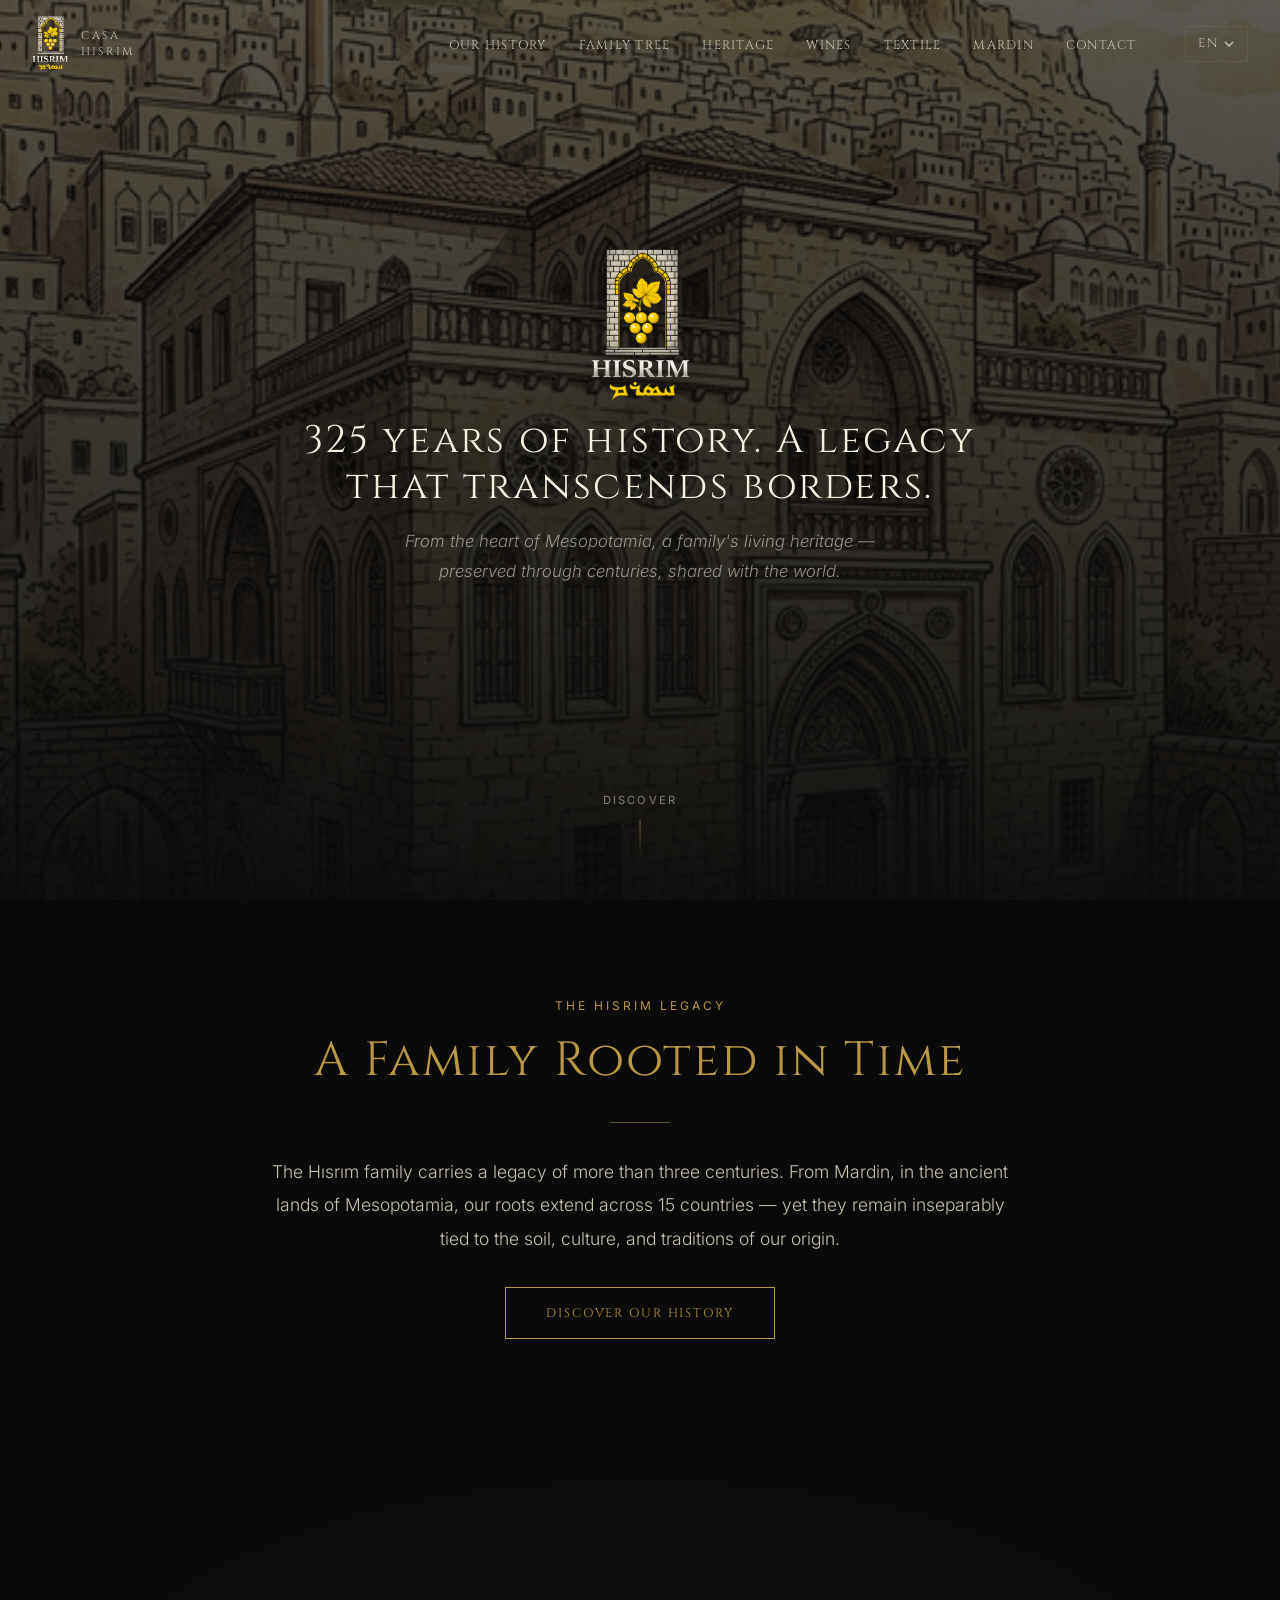
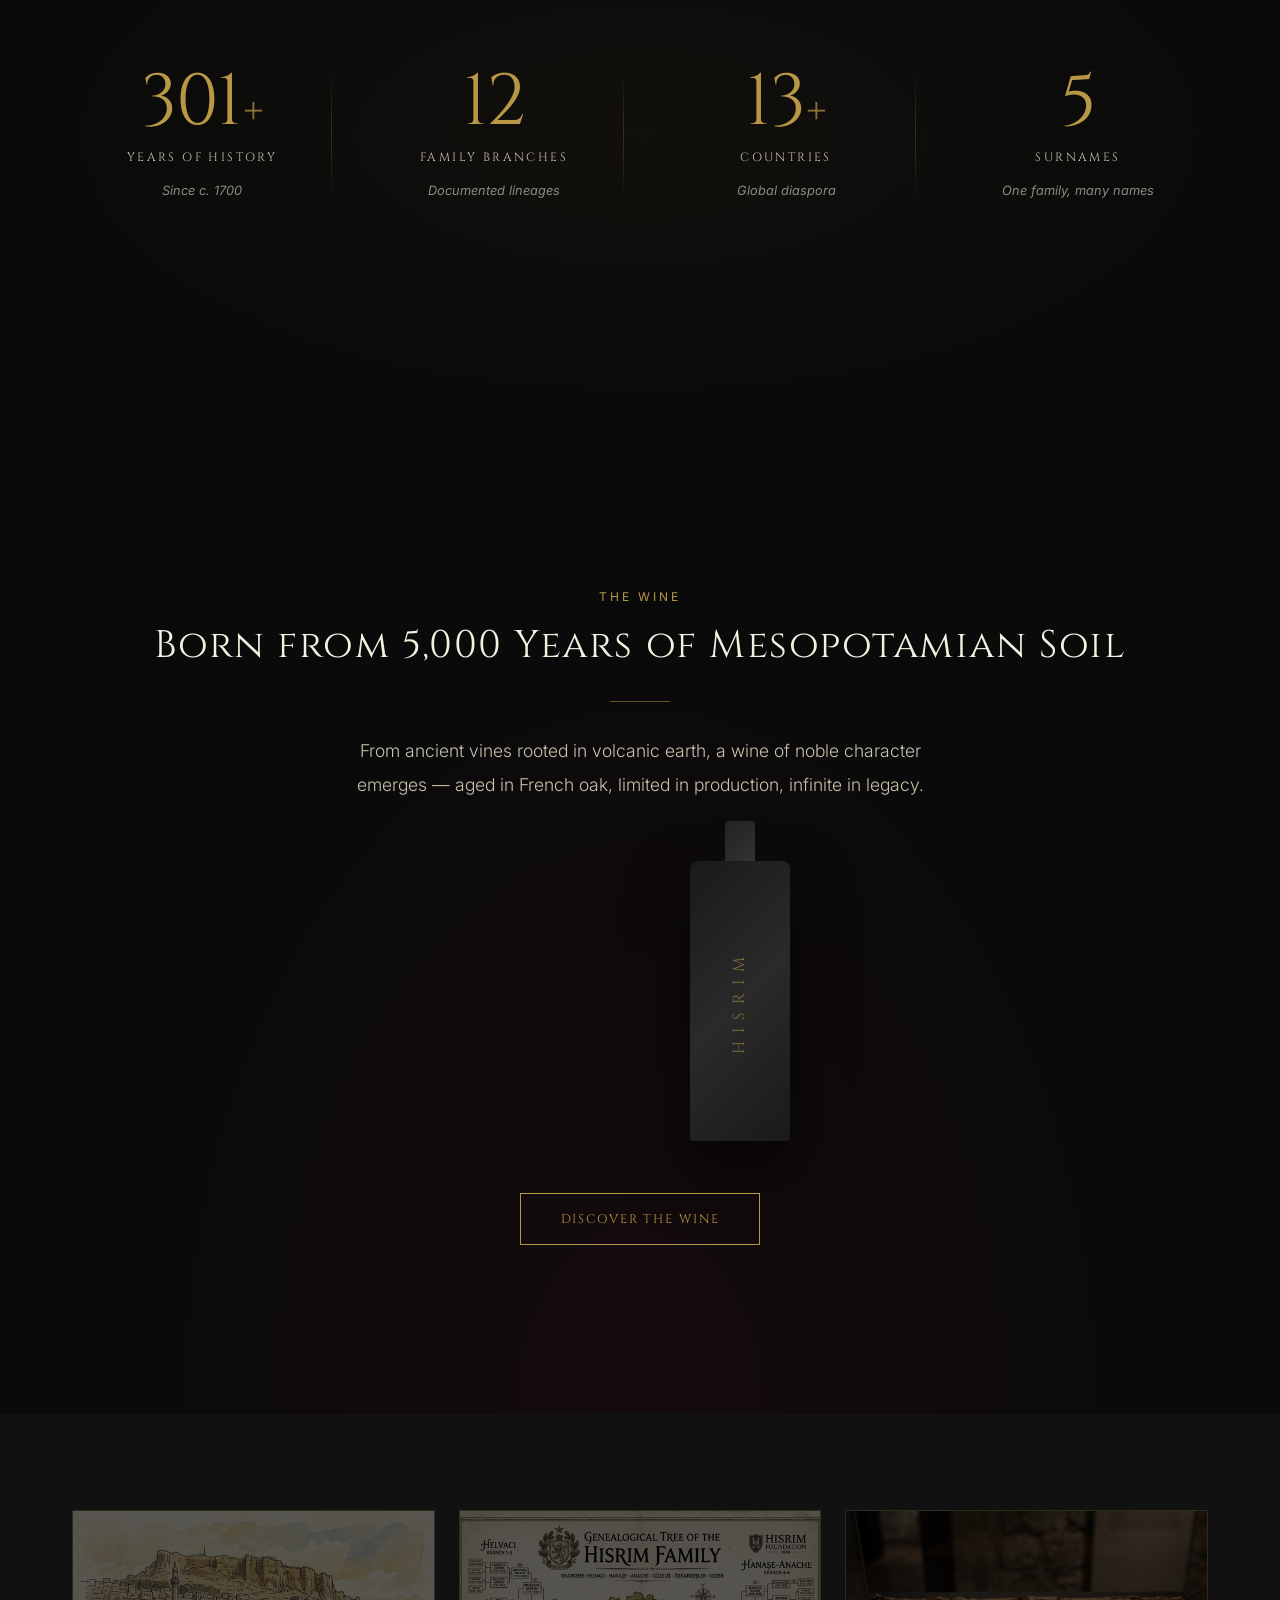
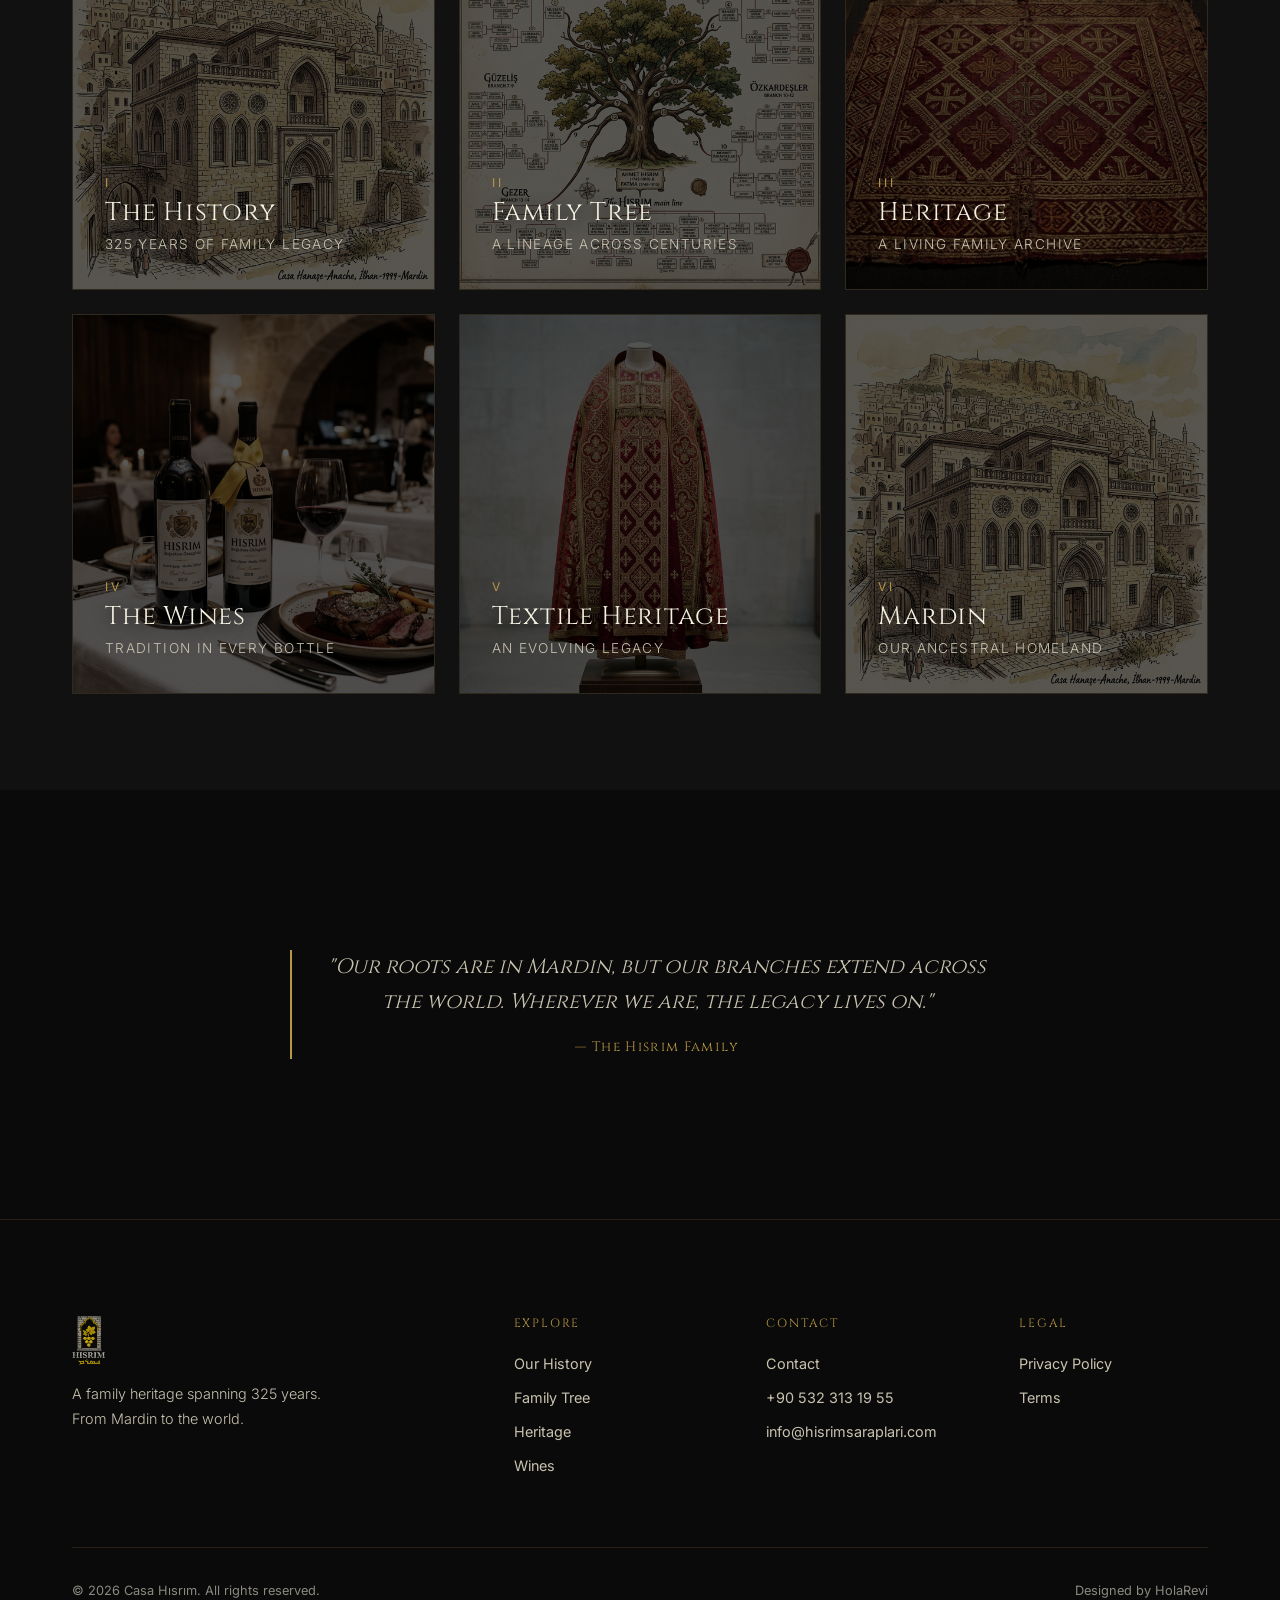
<file: index.html>
<!DOCTYPE html>
<html lang="en">

<head>
    <meta charset="UTF-8">
    <meta name="viewport" content="width=device-width, initial-scale=1.0">
    <title>Casa Hısrım — Family Legacy & Heritage</title>
    <meta name="description"
        content="325 years of heritage. The Hısrım family legacy — history, genealogy, cultural heritage, and traditions from Mardin, Mesopotamia to the world.">

    <!-- Favicon -->
    <link rel="icon" type="image/png" href="assets/logo.png">

    <!-- Fonts -->
    <link rel="preconnect" href="https://fonts.googleapis.com">
    <link rel="preconnect" href="https://fonts.gstatic.com" crossorigin>
    <link
        href="https://fonts.googleapis.com/css2?family=Cinzel:wght@400;500;600&family=Inter:wght@300;400;500&display=swap"
        rel="stylesheet">

    <!-- CSS -->
    <link rel="stylesheet" href="css/style.css">
</head>

<body>

    <!-- ═══════════ HEADER ═══════════ -->
    <header class="site-header" id="site-header">
        <div class="header-inner">
            <a href="index.html" class="site-logo">
                <img src="assets/logo.png" alt="Hısrım Family Crest">
                <span class="site-logo-text">Casa<br>Hısrım</span>
            </a>

            <nav class="main-nav">
                <ul class="nav-links" id="nav-links">
                    <li><a href="pages/history.html" data-i18n="nav.history">Our History</a></li>
                    <li><a href="pages/genealogy.html" data-i18n="nav.genealogy">Family Tree</a></li>
                    <li><a href="pages/heritage.html" data-i18n="nav.heritage">Heritage</a></li>
                    <li><a href="pages/wines.html" data-i18n="nav.wines">Wines</a></li>
                    <li><a href="pages/textile.html" data-i18n="nav.textile">Textile</a></li>
                    <li><a href="pages/mardin.html" data-i18n="nav.mardin">Mardin</a></li>
                    <li><a href="pages/contact.html" data-i18n="nav.contact">Contact</a></li>
                </ul>

                <!-- Language Selector -->
                <div class="lang-selector" id="lang-selector">
                    <div class="lang-current">
                        <span class="lang-current-text">EN</span>
                        <svg viewBox="0 0 10 6">
                            <path d="M1 1l4 4 4-4" stroke="currentColor" stroke-width="1.5" fill="none" />
                        </svg>
                    </div>
                    <div class="lang-dropdown">
                        <a href="#" data-lang-btn="en">English</a>
                        <a href="#" data-lang-btn="tr">Türkçe</a>
                        <a href="#" data-lang-btn="es">Español</a>
                    </div>
                </div>

                <div class="menu-toggle" id="menu-toggle">
                    <span></span><span></span><span></span>
                </div>
            </nav>
        </div>
    </header>

    <!-- ═══════════ HERO ═══════════ -->
    <section class="hero">
        <div class="hero-bg"></div>
        <div class="hero-bg-image" style="background-image: url('assets/images/casa-mardin.png');">
        </div>
        <div class="hero-content">
            <img src="assets/logo.png" alt="Hısrım" class="hero-logo reveal-scale">
            <h1 class="reveal delay-1" data-i18n="home.hero-tagline">325 years of history. A legacy that transcends
                borders.</h1>
            <p class="hero-tagline reveal delay-2" data-i18n="home.hero-subtitle">From the heart of Mesopotamia, a
                family's living heritage — preserved through centuries, shared with the world.</p>
        </div>
        <div class="scroll-cue">
            <span data-i18n="home.scroll">Discover</span>
            <div class="scroll-line"></div>
        </div>
    </section>

    <!-- ═══════════ INTRODUCTION ═══════════ -->
    <section class="page-section">
        <div class="container text-center">
            <div class="reveal">
                <span class="section-label" data-i18n="home.intro-label">The Hısrım Legacy</span>
                <h2 data-i18n="home.intro-title">A Family Rooted in Time</h2>
                <div class="section-divider centered"></div>
            </div>
            <p class="reveal delay-1 mx-auto" style="max-width: 750px; font-size: 1.1rem; line-height: 1.9;"
                data-i18n="home.intro-text">
                The Hısrım family carries a legacy of more than three centuries. From Mardin, in the ancient lands of
                Mesopotamia, our roots extend across 15 countries — yet they remain inseparably tied to the soil,
                culture, and traditions of our origin.
            </p>
            <div class="reveal delay-2" style="margin-top: 2rem;">
                <a href="pages/history.html" class="btn" data-i18n="home.intro-btn">Discover Our History</a>
            </div>
        </div>
    </section>

    <!-- ═══════════ LIVE FAMILY COUNTER ═══════════ -->
    <section class="family-stats" id="family-stats">
        <div class="stats-grid">
            <div class="stat-item">
                <span class="stat-number" data-count="325">0<span class="stat-suffix"
                        data-i18n="home.stat1-suffix">+</span></span>
                <span class="stat-label" data-i18n="home.stat1-label">Years of History</span>
                <span class="stat-detail" data-i18n="home.stat1-detail">Since c. 1700</span>
            </div>
            <div class="stat-item">
                <span class="stat-number" data-count="14">0</span>
                <span class="stat-label" data-i18n="home.stat2-label">Family Branches</span>
                <span class="stat-detail" data-i18n="home.stat2-detail">Documented lineages</span>
            </div>
            <div class="stat-item">
                <span class="stat-number" data-count="15">0<span class="stat-suffix"
                        data-i18n="home.stat3-suffix">+</span></span>
                <span class="stat-label" data-i18n="home.stat3-label">Countries</span>
                <span class="stat-detail" data-i18n="home.stat3-detail">Global diaspora</span>
            </div>
            <div class="stat-item">
                <span class="stat-number" data-count="6">0</span>
                <span class="stat-label" data-i18n="home.stat4-label">Surnames</span>
                <span class="stat-detail" data-i18n="home.stat4-detail">One family, many names</span>
            </div>
        </div>
    </section>

    <!-- ═══════════ WINE TEASER ═══════════ -->
    <section class="wine-teaser" id="wine-teaser">
        <div class="wine-teaser-bg"></div>
        <div class="container text-center">
            <div class="reveal">
                <span class="section-label" data-i18n="home.wine-teaser-label">The Wine</span>
                <h2 class="wine-teaser-title" data-i18n="home.wine-teaser-title">Born from 5,000 Years of
                    Mesopotamian Soil</h2>
                <div class="section-divider centered"></div>
            </div>
            <p class="reveal delay-1 mx-auto" style="max-width: 600px; font-size: 1.1rem; line-height: 1.9;"
                data-i18n="home.wine-teaser-text">
                From ancient vines rooted in volcanic earth, a wine of noble character emerges — aged in French oak,
                limited in production, infinite in legacy.
            </p>
            <div class="reveal delay-2" style="margin-top: 2.5rem;">
                <div class="wine-teaser-visual">
                    <div class="glow"></div>
                    <div class="bottle-silhouette"></div>
                </div>
            </div>
            <div class="reveal delay-3" style="margin-top: 2rem;">
                <a href="pages/wines.html" class="btn" data-i18n="home.wine-teaser-btn">Discover the Wine</a>
            </div>
        </div>
    </section>

    <!-- ═══════════ PORTAL GRID ═══════════ -->
    <section class="page-section alt-bg">
        <div class="container">
            <div class="portal-grid">
                <!-- History -->
                <a href="pages/history.html" class="portal-card reveal" id="portal-history">
                    <div class="portal-card-bg" style="background-image: url('assets/images/casa-mardin.png');"></div>
                    <div class="portal-card-content">
                        <span class="section-label">I</span>
                        <h3 data-i18n="home.portal-history">The History</h3>
                        <p data-i18n="home.portal-history-sub">325 years of family legacy</p>
                    </div>
                </a>
                <!-- Genealogy -->
                <a href="pages/genealogy.html" class="portal-card reveal delay-1" id="portal-genealogy">
                    <div class="portal-card-bg" style="background-image: url('assets/images/family-tree.png');"></div>
                    <div class="portal-card-content">
                        <span class="section-label">II</span>
                        <h3 data-i18n="home.portal-genealogy">Family Tree</h3>
                        <p data-i18n="home.portal-genealogy-sub">A lineage across centuries</p>
                    </div>
                </a>
                <!-- Heritage -->
                <a href="pages/heritage.html" class="portal-card reveal delay-2" id="portal-heritage">
                    <div class="portal-card-bg" style="background-image: url('assets/images/textile-heritage.png');">
                    </div>
                    <div class="portal-card-content">
                        <span class="section-label">III</span>
                        <h3 data-i18n="home.portal-heritage">Heritage</h3>
                        <p data-i18n="home.portal-heritage-sub">A living family archive</p>
                    </div>
                </a>
                <!-- Wines -->
                <a href="pages/wines.html" class="portal-card reveal delay-3" id="portal-wines">
                    <div class="portal-card-bg" style="background-image: url('assets/images/wine-bottles.png');"></div>
                    <div class="portal-card-content">
                        <span class="section-label">IV</span>
                        <h3 data-i18n="home.portal-wines">The Wines</h3>
                        <p data-i18n="home.portal-wines-sub">Tradition in every bottle</p>
                    </div>
                </a>
                <!-- Textile -->
                <a href="pages/textile.html" class="portal-card reveal" id="portal-textile">
                    <div class="portal-card-bg" style="background-image: url('assets/images/ceremonial-garment.png');">
                    </div>
                    <div class="portal-card-content">
                        <span class="section-label">V</span>
                        <h3 data-i18n="home.portal-textile">Textile Heritage</h3>
                        <p data-i18n="home.portal-textile-sub">An evolving legacy</p>
                    </div>
                </a>
                <!-- Mardin -->
                <a href="pages/mardin.html" class="portal-card reveal delay-1" id="portal-mardin">
                    <div class="portal-card-bg" style="background-image: url('assets/images/casa-mardin.png');">
                    </div>
                    <div class="portal-card-content">
                        <span class="section-label">VI</span>
                        <h3 data-i18n="home.portal-mardin">Mardin</h3>
                        <p data-i18n="home.portal-mardin-sub">Our ancestral homeland</p>
                    </div>
                </a>
            </div>
        </div>
    </section>

    <!-- ═══════════ QUOTE ═══════════ -->
    <section class="page-section">
        <div class="container text-center">
            <div class="reveal">
                <blockquote class="mx-auto">
                    "Our roots are in Mardin, but our branches extend across the world. Wherever we are, the legacy
                    lives on."
                    <cite>— The Hısrım Family</cite>
                </blockquote>
            </div>
        </div>
    </section>

    <!-- ═══════════ FOOTER ═══════════ -->
    <footer class="site-footer">
        <div class="container">
            <div class="footer-grid">
                <div class="footer-brand">
                    <img src="assets/logo.png" alt="Hısrım">
                    <p data-i18n="footer.desc">A family heritage spanning 325 years. From Mardin to the world.</p>
                </div>
                <div class="footer-col">
                    <h4 data-i18n="footer.nav-title">Explore</h4>
                    <a href="pages/history.html" data-i18n="nav.history">Our History</a>
                    <a href="pages/genealogy.html" data-i18n="nav.genealogy">Family Tree</a>
                    <a href="pages/heritage.html" data-i18n="nav.heritage">Heritage</a>
                    <a href="pages/wines.html" data-i18n="nav.wines">Wines</a>
                </div>
                <div class="footer-col">
                    <h4 data-i18n="footer.contact-title">Contact</h4>
                    <a href="pages/contact.html" data-i18n="nav.contact">Contact</a>
                    <a href="tel:+905323131955">+90 532 313 19 55</a>
                    <a href="mailto:info@hisrimsaraplari.com">info@hisrimsaraplari.com</a>
                </div>
                <div class="footer-col">
                    <h4 data-i18n="footer.legal-title">Legal</h4>
                    <a href="#" data-i18n="footer.privacy">Privacy Policy</a>
                    <a href="#" data-i18n="footer.terms">Terms</a>
                </div>
            </div>
            <div class="footer-bottom">
                <span data-i18n="footer.copyright">© 2026 Casa Hısrım. All rights reserved.</span>
                <span data-i18n="footer.credit">Designed by HolaRevi</span>
            </div>
        </div>
    </footer>

    <!-- Scripts -->
    <script src="js/i18n.js"></script>
    <script src="js/main.js"></script>
</body>

</html>
</file>
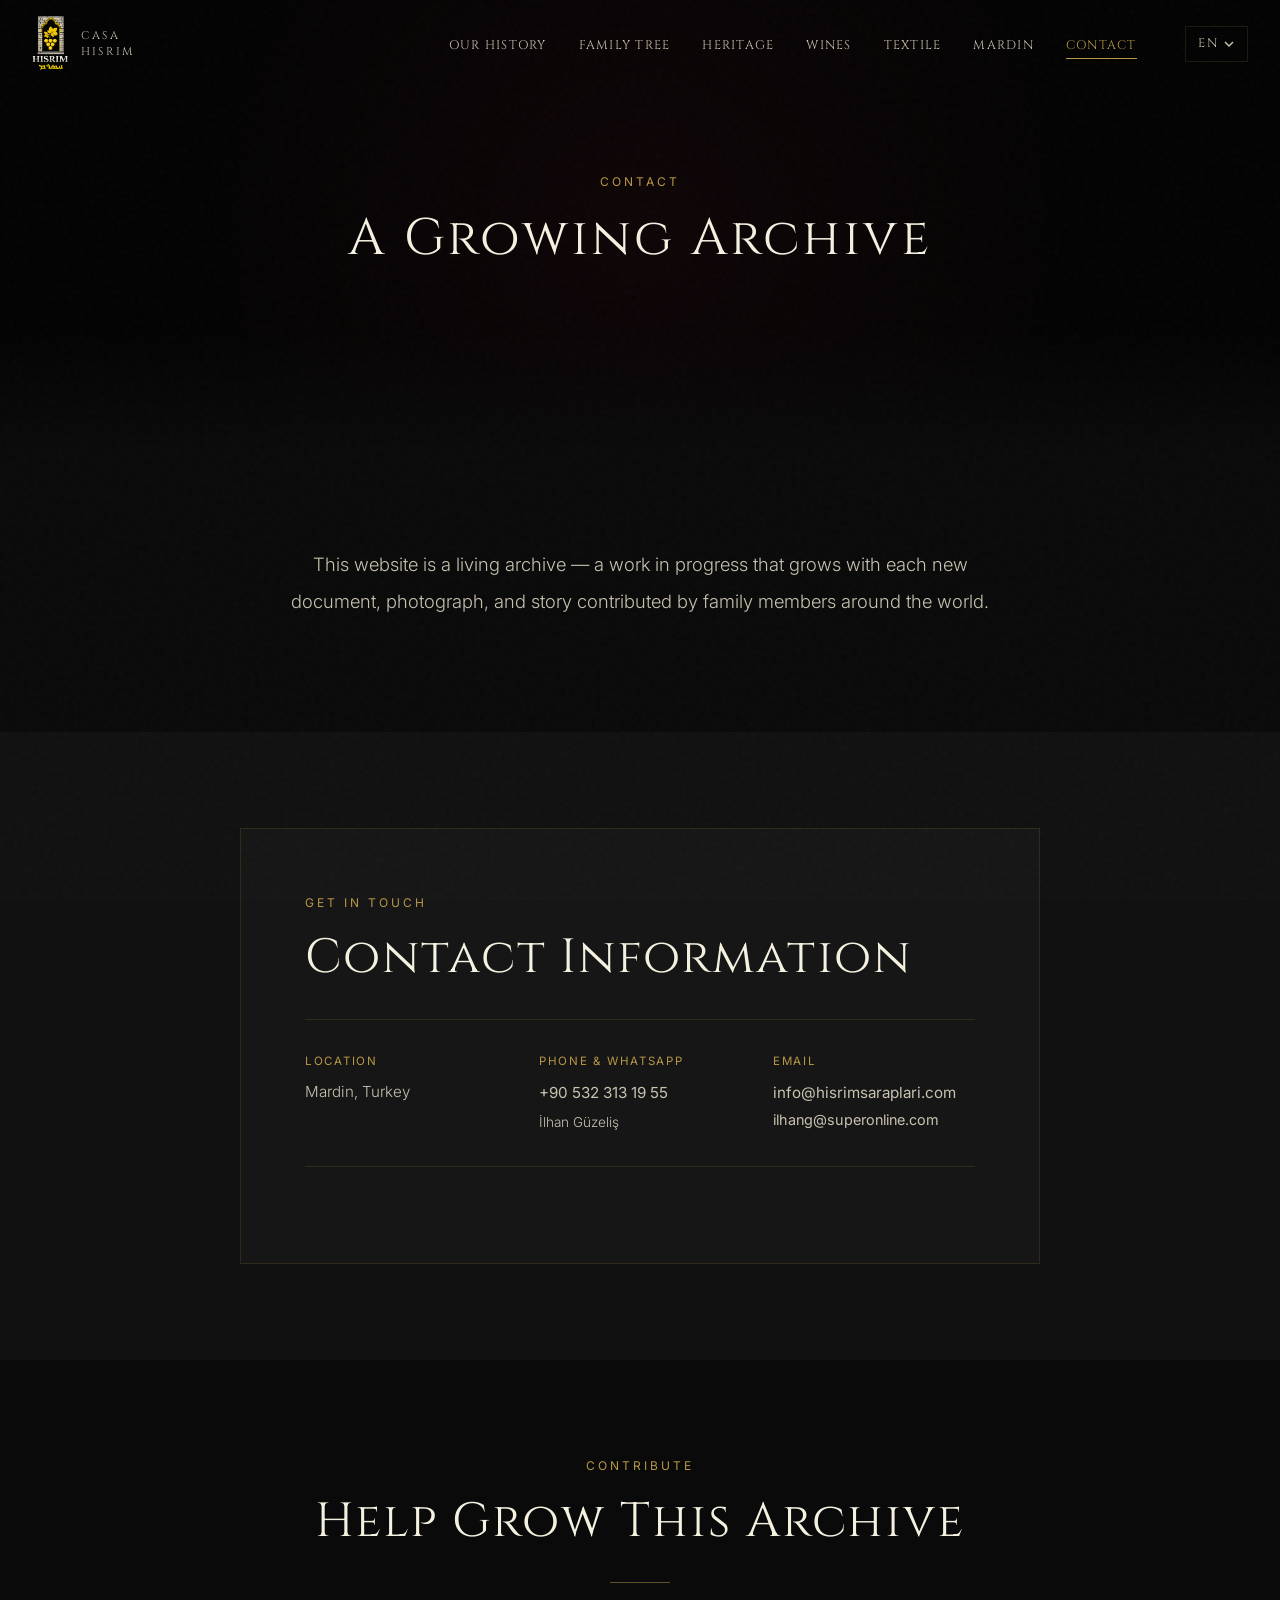
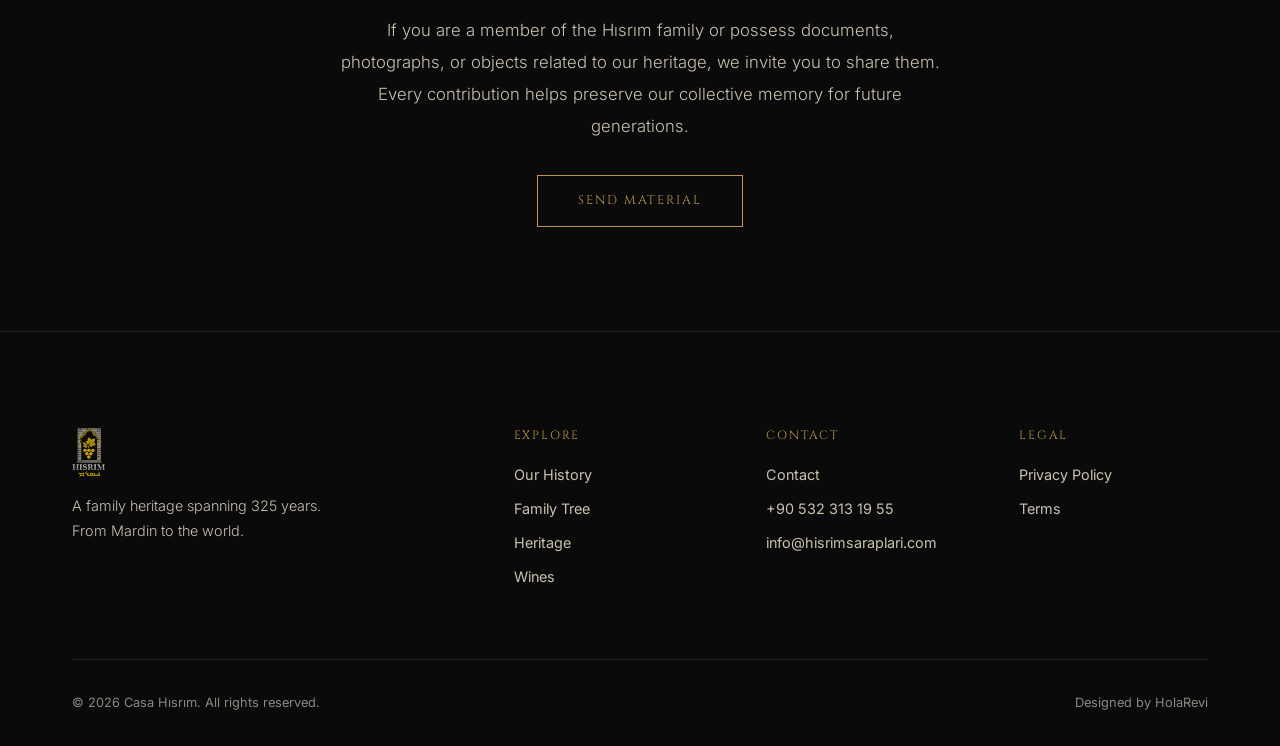
<file: pages/contact.html>
<!DOCTYPE html>
<html lang="en">

<head>
    <meta charset="UTF-8">
    <meta name="viewport" content="width=device-width, initial-scale=1.0">
    <title>Contact — Casa Hısrım</title>
    <meta name="description"
        content="Contact the Hısrım family. Contribute to our living archive with your photographs, documents, and family stories.">
    <link rel="icon" type="image/png" href="../assets/logo.png">
    <link rel="preconnect" href="https://fonts.googleapis.com">
    <link rel="preconnect" href="https://fonts.gstatic.com" crossorigin>
    <link
        href="https://fonts.googleapis.com/css2?family=Cinzel:wght@400;500;600&family=Inter:wght@300;400;500&display=swap"
        rel="stylesheet">
    <link rel="stylesheet" href="../css/style.css">
</head>

<body>

    <!-- HEADER -->
    <header class="site-header">
        <div class="header-inner">
            <a href="../index.html" class="site-logo">
                <img src="../assets/logo.png" alt="Hısrım">
                <span class="site-logo-text">Casa<br>Hısrım</span>
            </a>
            <nav class="main-nav">
                <ul class="nav-links">
                    <li><a href="history.html" data-i18n="nav.history">Our History</a></li>
                    <li><a href="genealogy.html" data-i18n="nav.genealogy">Family Tree</a></li>
                    <li><a href="heritage.html" data-i18n="nav.heritage">Heritage</a></li>
                    <li><a href="wines.html" data-i18n="nav.wines">Wines</a></li>
                    <li><a href="textile.html" data-i18n="nav.textile">Textile</a></li>
                    <li><a href="mardin.html" data-i18n="nav.mardin">Mardin</a></li>
                    <li><a href="contact.html" data-i18n="nav.contact">Contact</a></li>
                </ul>
                <div class="lang-selector">
                    <div class="lang-current">
                        <span class="lang-current-text">EN</span>
                        <svg viewBox="0 0 10 6">
                            <path d="M1 1l4 4 4-4" stroke="currentColor" stroke-width="1.5" fill="none" />
                        </svg>
                    </div>
                    <div class="lang-dropdown">
                        <a href="#" data-lang-btn="en">English</a>
                        <a href="#" data-lang-btn="tr">Türkçe</a>
                        <a href="#" data-lang-btn="es">Español</a>
                    </div>
                </div>
                <div class="menu-toggle"><span></span><span></span><span></span></div>
            </nav>
        </div>
    </header>

    <!-- PAGE HERO -->
    <section class="page-hero">
        <div class="page-hero-bg"
            style="background: radial-gradient(circle at center, var(--color-burgundy) 0%, var(--color-bg) 70%);"></div>
        <div class="page-hero-content">
            <span class="section-label" data-i18n="contact.hero-label">Contact</span>
            <h1 data-i18n="contact.hero-title">A Growing Archive</h1>
        </div>
    </section>

    <!-- INTRO -->
    <section class="page-section">
        <div class="container" style="max-width: 800px;">
            <p class="reveal" style="font-size: 1.15rem; line-height: 2; text-align: center;"
                data-i18n="contact.intro-text">
                This website is a living archive — a work in progress that grows with each new document, photograph, and
                story contributed by family members around the world.
            </p>
        </div>
    </section>

    <!-- CONTACT INFO -->
    <section class="page-section alt-bg">
        <div class="container">
            <div class="reveal">
                <div class="contact-box">
                    <span class="section-label" data-i18n="contact.info-label">Get in Touch</span>
                    <h2 data-i18n="contact.info-title"
                        style="color: var(--color-ivory); margin-bottom: var(--space-md);">Contact Information</h2>

                    <div class="contact-info-grid">
                        <div class="contact-item">
                            <span class="label" data-i18n="contact.address-label">Location</span>
                            <p data-i18n="contact.address-val">Mardin, Turkey</p>
                        </div>
                        <div class="contact-item">
                            <span class="label" data-i18n="contact.phone-label">Phone & WhatsApp</span>
                            <a href="tel:+905323131955">+90 532 313 19 55</a>
                            <p style="font-size: 0.85rem; margin-top: 0.3rem;">İlhan Güzeliş</p>
                        </div>
                        <div class="contact-item">
                            <span class="label" data-i18n="contact.email-label">Email</span>
                            <a href="mailto:info@hisrimsaraplari.com">info@hisrimsaraplari.com</a><br>
                            <a href="mailto:ilhang@superonline.com"
                                style="font-size: 0.9rem;">ilhang@superonline.com</a>
                        </div>
                    </div>
                </div>
            </div>
        </div>
    </section>

    <!-- CONTRIBUTE -->
    <section class="page-section">
        <div class="container text-center" style="max-width: 800px;">
            <div class="reveal">
                <span class="section-label" data-i18n="contact.contribute-label">Contribute</span>
                <h2 data-i18n="contact.contribute-title" style="color: var(--color-ivory);">Help Grow This Archive</h2>
                <div class="section-divider centered"></div>
            </div>
            <p class="reveal delay-1 mx-auto" style="font-size: 1.05rem; line-height: 1.9; max-width: 600px;"
                data-i18n="contact.contribute-text">
                If you are a member of the Hısrım family or possess documents, photographs, or objects related to our
                heritage, we invite you to share them. Every contribution helps preserve our collective memory for
                future generations.
            </p>
            <div class="reveal delay-2" style="margin-top: var(--space-md);">
                <a href="mailto:info@hisrimsaraplari.com" class="btn" data-i18n="contact.contribute-btn">Send
                    Material</a>
            </div>
        </div>
    </section>

    <!-- FOOTER -->
    <footer class="site-footer">
        <div class="container">
            <div class="footer-grid">
                <div class="footer-brand">
                    <img src="../assets/logo.png" alt="Hısrım">
                    <p data-i18n="footer.desc">A family heritage spanning 325 years. From Mardin to the world.</p>
                </div>
                <div class="footer-col">
                    <h4 data-i18n="footer.nav-title">Explore</h4>
                    <a href="history.html" data-i18n="nav.history">Our History</a>
                    <a href="genealogy.html" data-i18n="nav.genealogy">Family Tree</a>
                    <a href="heritage.html" data-i18n="nav.heritage">Heritage</a>
                    <a href="wines.html" data-i18n="nav.wines">Wines</a>
                </div>
                <div class="footer-col">
                    <h4 data-i18n="footer.contact-title">Contact</h4>
                    <a href="contact.html" data-i18n="nav.contact">Contact</a>
                    <a href="tel:+905323131955">+90 532 313 19 55</a>
                    <a href="mailto:info@hisrimsaraplari.com">info@hisrimsaraplari.com</a>
                </div>
                <div class="footer-col">
                    <h4 data-i18n="footer.legal-title">Legal</h4>
                    <a href="#" data-i18n="footer.privacy">Privacy Policy</a>
                    <a href="#" data-i18n="footer.terms">Terms</a>
                </div>
            </div>
            <div class="footer-bottom">
                <span data-i18n="footer.copyright">© 2026 Casa Hısrım. All rights reserved.</span>
                <span data-i18n="footer.credit">Designed by HolaRevi</span>
            </div>
        </div>
    </footer>

    <script src="../js/i18n.js"></script>
    <script src="../js/main.js"></script>
</body>

</html>
</file>
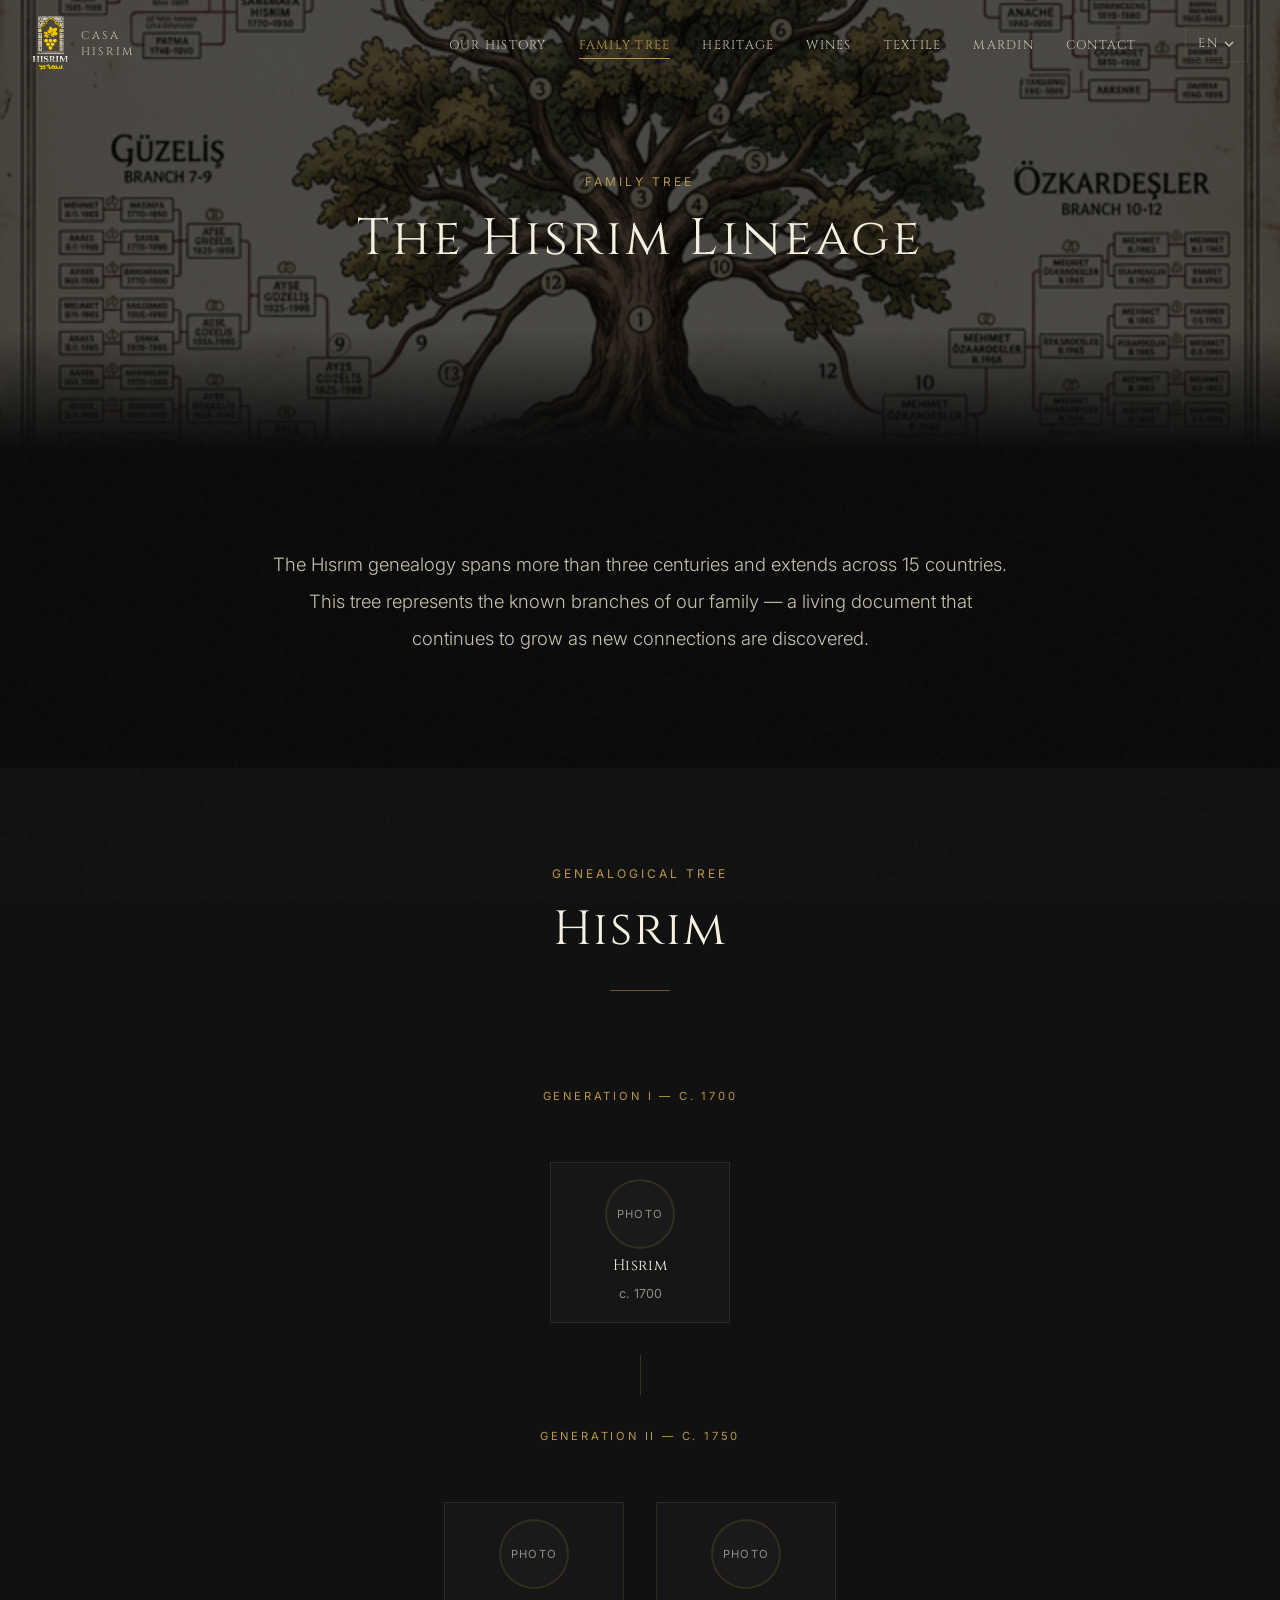
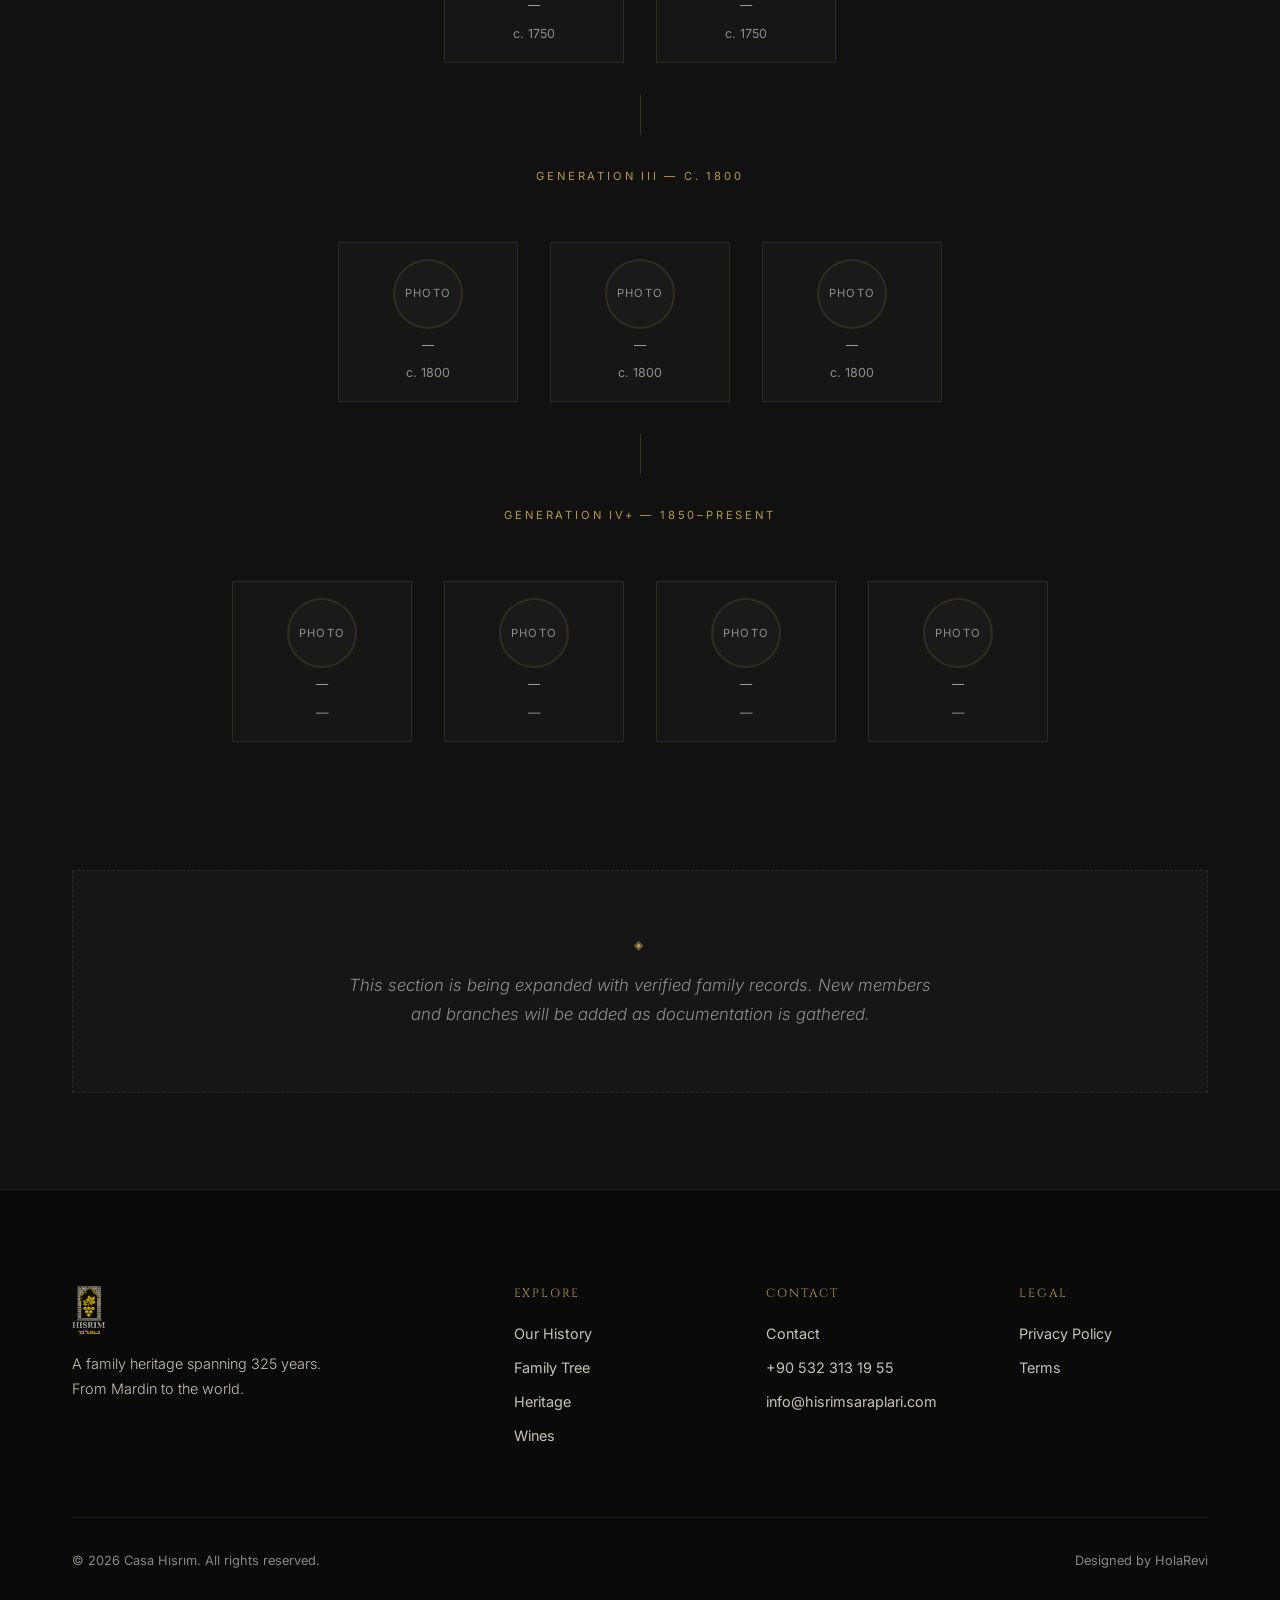
<file: pages/genealogy.html>
<!DOCTYPE html>
<html lang="en">

<head>
    <meta charset="UTF-8">
    <meta name="viewport" content="width=device-width, initial-scale=1.0">
    <title>Family Tree — Casa Hısrım</title>
    <meta name="description"
        content="The Hısrım family tree — a lineage spanning over 325 years and 15 countries. Explore the genealogy of one of Mesopotamia's oldest families.">
    <link rel="icon" type="image/png" href="../assets/logo.png">
    <link rel="preconnect" href="https://fonts.googleapis.com">
    <link rel="preconnect" href="https://fonts.gstatic.com" crossorigin>
    <link
        href="https://fonts.googleapis.com/css2?family=Cinzel:wght@400;500;600&family=Inter:wght@300;400;500&display=swap"
        rel="stylesheet">
    <link rel="stylesheet" href="../css/style.css">
</head>

<body>

    <!-- HEADER -->
    <header class="site-header">
        <div class="header-inner">
            <a href="../index.html" class="site-logo">
                <img src="../assets/logo.png" alt="Hısrım">
                <span class="site-logo-text">Casa<br>Hısrım</span>
            </a>
            <nav class="main-nav">
                <ul class="nav-links">
                    <li><a href="history.html" data-i18n="nav.history">Our History</a></li>
                    <li><a href="genealogy.html" data-i18n="nav.genealogy">Family Tree</a></li>
                    <li><a href="heritage.html" data-i18n="nav.heritage">Heritage</a></li>
                    <li><a href="wines.html" data-i18n="nav.wines">Wines</a></li>
                    <li><a href="textile.html" data-i18n="nav.textile">Textile</a></li>
                    <li><a href="mardin.html" data-i18n="nav.mardin">Mardin</a></li>
                    <li><a href="contact.html" data-i18n="nav.contact">Contact</a></li>
                </ul>
                <div class="lang-selector">
                    <div class="lang-current">
                        <span class="lang-current-text">EN</span>
                        <svg viewBox="0 0 10 6">
                            <path d="M1 1l4 4 4-4" stroke="currentColor" stroke-width="1.5" fill="none" />
                        </svg>
                    </div>
                    <div class="lang-dropdown">
                        <a href="#" data-lang-btn="en">English</a>
                        <a href="#" data-lang-btn="tr">Türkçe</a>
                        <a href="#" data-lang-btn="es">Español</a>
                    </div>
                </div>
                <div class="menu-toggle"><span></span><span></span><span></span></div>
            </nav>
        </div>
    </header>

    <!-- PAGE HERO -->
    <section class="page-hero">
        <div class="page-hero-bg" style="background-image: url('../assets/images/family-tree.png');">
        </div>
        <div class="page-hero-content">
            <span class="section-label" data-i18n="genealogy.hero-label">Family Tree</span>
            <h1 data-i18n="genealogy.hero-title">The Hısrım Lineage</h1>
        </div>
    </section>

    <!-- INTRO -->
    <section class="page-section">
        <div class="container" style="max-width: 800px;">
            <p class="reveal" style="font-size: 1.15rem; line-height: 2; text-align: center;"
                data-i18n="genealogy.intro-text">
                The Hısrım genealogy spans more than three centuries and extends across 15 countries. This tree
                represents the known branches of our family — a living document that continues to grow as new
                connections are discovered.
            </p>
        </div>
    </section>

    <!-- GENEALOGY TREE -->
    <section class="page-section alt-bg">
        <div class="container text-center">
            <div class="reveal">
                <span class="section-label" data-i18n="genealogy.tree-label">Genealogical Tree</span>
                <h2 style="color: var(--color-ivory);">Hısrım</h2>
                <div class="section-divider centered"></div>
            </div>

            <div class="genealogy-tree">
                <!-- Generation I -->
                <div class="reveal" style="margin-bottom: 0.5rem;">
                    <span class="section-label" style="font-size: 0.7rem;"><span
                            data-i18n="genealogy.generation">Generation</span> I — c. 1700</span>
                </div>
                <div class="gen-level reveal">
                    <div class="gen-person">
                        <div class="gen-person-photo" data-i18n="genealogy.placeholder-photo">Photo</div>
                        <h4>Hısrım</h4>
                        <span class="gen-dates">c. 1700</span>
                    </div>
                </div>

                <!-- Vertical connector -->
                <div style="width: 1px; height: 40px; background: var(--color-gold-dim); margin: 0 auto;"></div>

                <!-- Generation II -->
                <div class="reveal" style="margin-bottom: 0.5rem;">
                    <span class="section-label" style="font-size: 0.7rem;"><span
                            data-i18n="genealogy.generation">Generation</span> II — c. 1750</span>
                </div>
                <div class="gen-level reveal">
                    <div class="gen-person">
                        <div class="gen-person-photo" data-i18n="genealogy.placeholder-photo">Photo</div>
                        <h4>—</h4>
                        <span class="gen-dates">c. 1750</span>
                    </div>
                    <div class="gen-person">
                        <div class="gen-person-photo" data-i18n="genealogy.placeholder-photo">Photo</div>
                        <h4>—</h4>
                        <span class="gen-dates">c. 1750</span>
                    </div>
                </div>

                <!-- Vertical connector -->
                <div style="width: 1px; height: 40px; background: var(--color-gold-dim); margin: 0 auto;"></div>

                <!-- Generation III -->
                <div class="reveal" style="margin-bottom: 0.5rem;">
                    <span class="section-label" style="font-size: 0.7rem;"><span
                            data-i18n="genealogy.generation">Generation</span> III — c. 1800</span>
                </div>
                <div class="gen-level reveal">
                    <div class="gen-person">
                        <div class="gen-person-photo" data-i18n="genealogy.placeholder-photo">Photo</div>
                        <h4>—</h4>
                        <span class="gen-dates">c. 1800</span>
                    </div>
                    <div class="gen-person">
                        <div class="gen-person-photo" data-i18n="genealogy.placeholder-photo">Photo</div>
                        <h4>—</h4>
                        <span class="gen-dates">c. 1800</span>
                    </div>
                    <div class="gen-person">
                        <div class="gen-person-photo" data-i18n="genealogy.placeholder-photo">Photo</div>
                        <h4>—</h4>
                        <span class="gen-dates">c. 1800</span>
                    </div>
                </div>

                <!-- Vertical connector -->
                <div style="width: 1px; height: 40px; background: var(--color-gold-dim); margin: 0 auto;"></div>

                <!-- Generation IV (Modern) -->
                <div class="reveal" style="margin-bottom: 0.5rem;">
                    <span class="section-label" style="font-size: 0.7rem;"><span
                            data-i18n="genealogy.generation">Generation</span> IV+ — 1850–Present</span>
                </div>
                <div class="gen-level reveal">
                    <div class="gen-person">
                        <div class="gen-person-photo" data-i18n="genealogy.placeholder-photo">Photo</div>
                        <h4>—</h4>
                        <span class="gen-dates">—</span>
                    </div>
                    <div class="gen-person">
                        <div class="gen-person-photo" data-i18n="genealogy.placeholder-photo">Photo</div>
                        <h4>—</h4>
                        <span class="gen-dates">—</span>
                    </div>
                    <div class="gen-person">
                        <div class="gen-person-photo" data-i18n="genealogy.placeholder-photo">Photo</div>
                        <h4>—</h4>
                        <span class="gen-dates">—</span>
                    </div>
                    <div class="gen-person">
                        <div class="gen-person-photo" data-i18n="genealogy.placeholder-photo">Photo</div>
                        <h4>—</h4>
                        <span class="gen-dates">—</span>
                    </div>
                </div>
            </div>

            <!-- Note -->
            <div class="reveal" style="margin-top: var(--space-lg);">
                <div class="placeholder-block">
                    <span class="section-label">◈</span>
                    <p data-i18n="genealogy.tree-note" style="max-width: 600px;">
                        This section is being expanded with verified family records. New members and branches will be
                        added as documentation is gathered.
                    </p>
                </div>
            </div>
        </div>
    </section>

    <!-- FOOTER -->
    <footer class="site-footer">
        <div class="container">
            <div class="footer-grid">
                <div class="footer-brand">
                    <img src="../assets/logo.png" alt="Hısrım">
                    <p data-i18n="footer.desc">A family heritage spanning 325 years. From Mardin to the world.</p>
                </div>
                <div class="footer-col">
                    <h4 data-i18n="footer.nav-title">Explore</h4>
                    <a href="history.html" data-i18n="nav.history">Our History</a>
                    <a href="genealogy.html" data-i18n="nav.genealogy">Family Tree</a>
                    <a href="heritage.html" data-i18n="nav.heritage">Heritage</a>
                    <a href="wines.html" data-i18n="nav.wines">Wines</a>
                </div>
                <div class="footer-col">
                    <h4 data-i18n="footer.contact-title">Contact</h4>
                    <a href="contact.html" data-i18n="nav.contact">Contact</a>
                    <a href="tel:+905323131955">+90 532 313 19 55</a>
                    <a href="mailto:info@hisrimsaraplari.com">info@hisrimsaraplari.com</a>
                </div>
                <div class="footer-col">
                    <h4 data-i18n="footer.legal-title">Legal</h4>
                    <a href="#" data-i18n="footer.privacy">Privacy Policy</a>
                    <a href="#" data-i18n="footer.terms">Terms</a>
                </div>
            </div>
            <div class="footer-bottom">
                <span data-i18n="footer.copyright">© 2026 Casa Hısrım. All rights reserved.</span>
                <span data-i18n="footer.credit">Designed by HolaRevi</span>
            </div>
        </div>
    </footer>

    <script src="../js/i18n.js"></script>
    <script src="../js/main.js"></script>
</body>

</html>
</file>
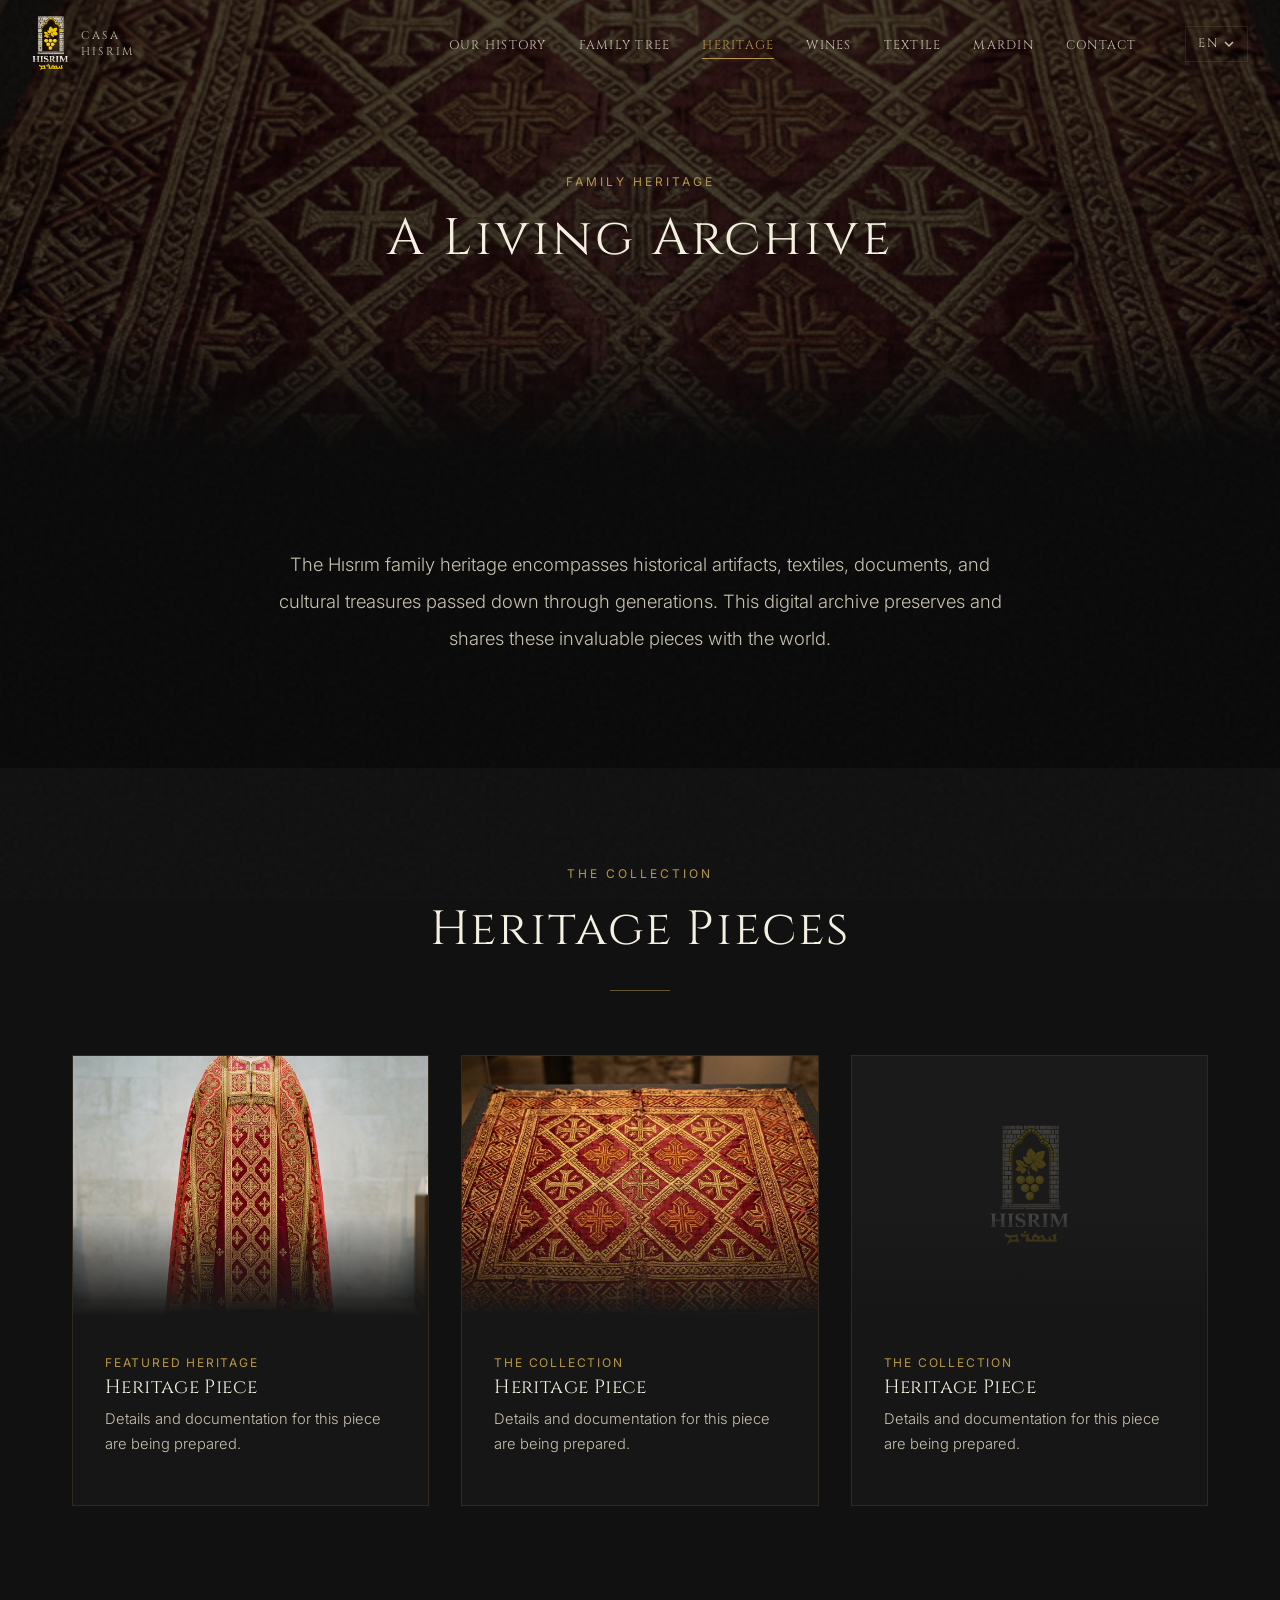
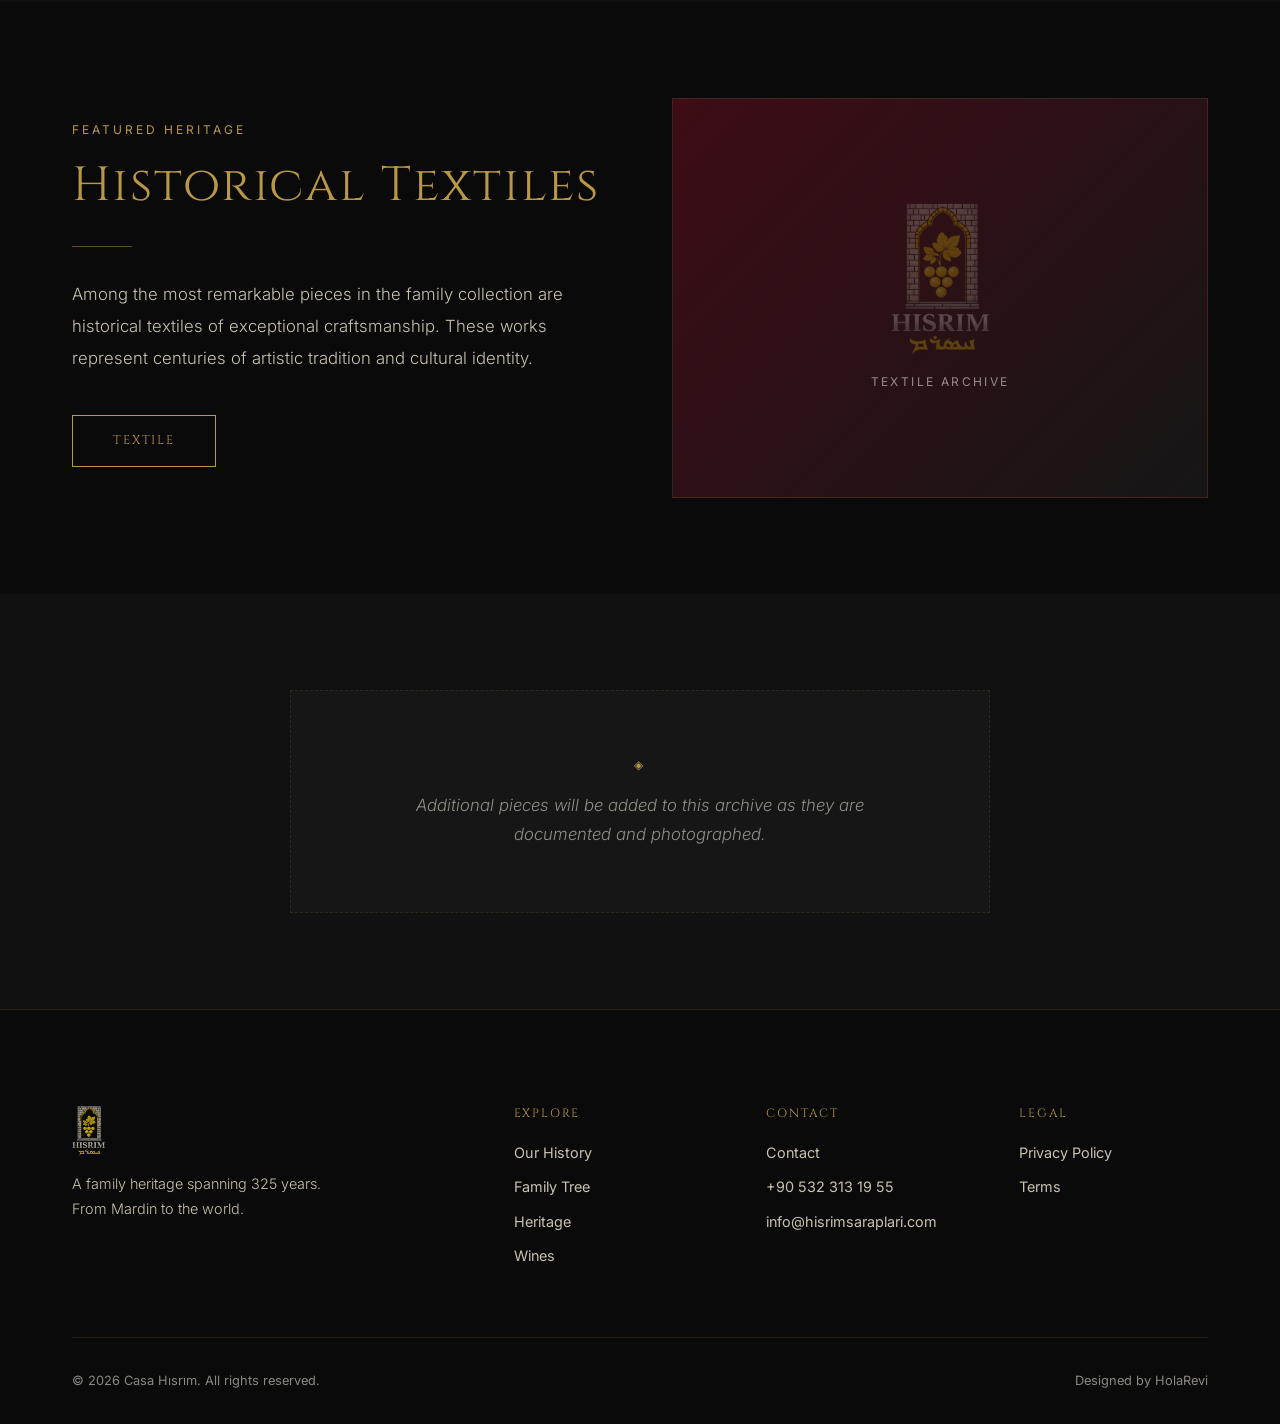
<file: pages/heritage.html>
<!DOCTYPE html>
<html lang="en">

<head>
    <meta charset="UTF-8">
    <meta name="viewport" content="width=device-width, initial-scale=1.0">
    <title>Heritage — Casa Hısrım</title>
    <meta name="description"
        content="The Hısrım family heritage collection — historical artifacts, textiles, documents, and cultural treasures preserved across generations.">
    <link rel="icon" type="image/png" href="../assets/logo.png">
    <link rel="preconnect" href="https://fonts.googleapis.com">
    <link rel="preconnect" href="https://fonts.gstatic.com" crossorigin>
    <link
        href="https://fonts.googleapis.com/css2?family=Cinzel:wght@400;500;600&family=Inter:wght@300;400;500&display=swap"
        rel="stylesheet">
    <link rel="stylesheet" href="../css/style.css">
</head>

<body>

    <!-- HEADER -->
    <header class="site-header">
        <div class="header-inner">
            <a href="../index.html" class="site-logo">
                <img src="../assets/logo.png" alt="Hısrım">
                <span class="site-logo-text">Casa<br>Hısrım</span>
            </a>
            <nav class="main-nav">
                <ul class="nav-links">
                    <li><a href="history.html" data-i18n="nav.history">Our History</a></li>
                    <li><a href="genealogy.html" data-i18n="nav.genealogy">Family Tree</a></li>
                    <li><a href="heritage.html" data-i18n="nav.heritage">Heritage</a></li>
                    <li><a href="wines.html" data-i18n="nav.wines">Wines</a></li>
                    <li><a href="textile.html" data-i18n="nav.textile">Textile</a></li>
                    <li><a href="mardin.html" data-i18n="nav.mardin">Mardin</a></li>
                    <li><a href="contact.html" data-i18n="nav.contact">Contact</a></li>
                </ul>
                <div class="lang-selector">
                    <div class="lang-current">
                        <span class="lang-current-text">EN</span>
                        <svg viewBox="0 0 10 6">
                            <path d="M1 1l4 4 4-4" stroke="currentColor" stroke-width="1.5" fill="none" />
                        </svg>
                    </div>
                    <div class="lang-dropdown">
                        <a href="#" data-lang-btn="en">English</a>
                        <a href="#" data-lang-btn="tr">Türkçe</a>
                        <a href="#" data-lang-btn="es">Español</a>
                    </div>
                </div>
                <div class="menu-toggle"><span></span><span></span><span></span></div>
            </nav>
        </div>
    </header>

    <!-- PAGE HERO -->
    <section class="page-hero">
        <div class="page-hero-bg" style="background-image: url('../assets/images/textile-heritage.png');"></div>
        <div class="page-hero-content">
            <span class="section-label" data-i18n="heritage.hero-label">Family Heritage</span>
            <h1 data-i18n="heritage.hero-title">A Living Archive</h1>
        </div>
    </section>

    <!-- INTRO -->
    <section class="page-section">
        <div class="container" style="max-width: 800px;">
            <p class="reveal" style="font-size: 1.15rem; line-height: 2; text-align: center;"
                data-i18n="heritage.intro-text">
                The Hısrım family heritage encompasses historical artifacts, textiles, documents, and cultural treasures
                passed down through generations. This digital archive preserves and shares these invaluable pieces with
                the world.
            </p>
        </div>
    </section>

    <!-- HERITAGE GALLERY -->
    <section class="page-section alt-bg">
        <div class="container">
            <div class="reveal text-center" style="margin-bottom: var(--space-lg);">
                <span class="section-label" data-i18n="heritage.gallery-label">The Collection</span>
                <h2 data-i18n="heritage.gallery-title" style="color: var(--color-ivory);">Heritage Pieces</h2>
                <div class="section-divider centered"></div>
            </div>

            <div class="grid-3">
                <!-- Card 1 -->
                <div class="heritage-card reveal">
                    <div class="heritage-card-img"
                        style="background-image: url('../assets/images/ceremonial-garment.png');"></div>
                    <div class="heritage-card-body">
                        <span class="meta" data-i18n="heritage.textile-label">Featured Heritage</span>
                        <h4 data-i18n="heritage.placeholder-title">Heritage Piece</h4>
                        <p data-i18n="heritage.placeholder-text">Details and documentation for this piece are being
                            prepared.</p>
                    </div>
                </div>
                <!-- Card 2 -->
                <div class="heritage-card reveal delay-1">
                    <div class="heritage-card-img"
                        style="background-image: url('../assets/images/textile-heritage.png');"></div>
                    <div class="heritage-card-body">
                        <span class="meta" data-i18n="heritage.gallery-label">The Collection</span>
                        <h4 data-i18n="heritage.placeholder-title">Heritage Piece</h4>
                        <p data-i18n="heritage.placeholder-text">Details and documentation for this piece are being
                            prepared.</p>
                    </div>
                </div>
                <!-- Card 3 -->
                <div class="heritage-card reveal delay-2">
                    <div class="heritage-card-img"
                        style="background: var(--color-surface); display: flex; align-items: center; justify-content: center;">
                        <img src="../assets/logo.png" alt="" style="width: 80px; opacity: 0.2;">
                    </div>
                    <div class="heritage-card-body">
                        <span class="meta" data-i18n="heritage.gallery-label">The Collection</span>
                        <h4 data-i18n="heritage.placeholder-title">Heritage Piece</h4>
                        <p data-i18n="heritage.placeholder-text">Details and documentation for this piece are being
                            prepared.</p>
                    </div>
                </div>
            </div>
        </div>
    </section>

    <!-- TEXTILE HIGHLIGHT -->
    <section class="page-section">
        <div class="container">
            <div class="split-layout">
                <div class="reveal-left">
                    <span class="section-label" data-i18n="heritage.textile-label">Featured Heritage</span>
                    <h2 data-i18n="heritage.textile-title">Historical Textiles</h2>
                    <div class="section-divider"></div>
                    <p data-i18n="heritage.textile-text" style="line-height: 1.9;">
                        Among the most remarkable pieces in the family collection are historical textiles of exceptional
                        craftsmanship. These works represent centuries of artistic tradition and cultural identity.
                    </p>
                    <a href="textile.html" class="btn" style="margin-top: 1.5rem;" data-i18n="nav.textile">Textile</a>
                </div>
                <div class="reveal-right">
                    <div
                        style="height: 400px; background: linear-gradient(135deg, var(--color-burgundy), var(--color-bg-card)); border: 1px solid var(--color-border); display: flex; align-items: center; justify-content: center; flex-direction: column; gap: 1rem;">
                        <img src="../assets/logo.png" alt="" style="width: 100px; opacity: 0.25;">
                        <span
                            style="font-size: 0.75rem; text-transform: uppercase; letter-spacing: 0.2em; color: var(--color-text-muted);">Textile
                            Archive</span>
                    </div>
                </div>
            </div>
        </div>
    </section>

    <!-- COMING SOON NOTE -->
    <section class="page-section alt-bg">
        <div class="container">
            <div class="reveal text-center">
                <div class="placeholder-block" style="max-width: 700px; margin: 0 auto;">
                    <span class="section-label">◈</span>
                    <p data-i18n="heritage.coming-soon" style="max-width: 500px;">
                        Additional pieces will be added to this archive as they are documented and photographed.
                    </p>
                </div>
            </div>
        </div>
    </section>

    <!-- FOOTER -->
    <footer class="site-footer">
        <div class="container">
            <div class="footer-grid">
                <div class="footer-brand">
                    <img src="../assets/logo.png" alt="Hısrım">
                    <p data-i18n="footer.desc">A family heritage spanning 325 years. From Mardin to the world.</p>
                </div>
                <div class="footer-col">
                    <h4 data-i18n="footer.nav-title">Explore</h4>
                    <a href="history.html" data-i18n="nav.history">Our History</a>
                    <a href="genealogy.html" data-i18n="nav.genealogy">Family Tree</a>
                    <a href="heritage.html" data-i18n="nav.heritage">Heritage</a>
                    <a href="wines.html" data-i18n="nav.wines">Wines</a>
                </div>
                <div class="footer-col">
                    <h4 data-i18n="footer.contact-title">Contact</h4>
                    <a href="contact.html" data-i18n="nav.contact">Contact</a>
                    <a href="tel:+905323131955">+90 532 313 19 55</a>
                    <a href="mailto:info@hisrimsaraplari.com">info@hisrimsaraplari.com</a>
                </div>
                <div class="footer-col">
                    <h4 data-i18n="footer.legal-title">Legal</h4>
                    <a href="#" data-i18n="footer.privacy">Privacy Policy</a>
                    <a href="#" data-i18n="footer.terms">Terms</a>
                </div>
            </div>
            <div class="footer-bottom">
                <span data-i18n="footer.copyright">© 2026 Casa Hısrım. All rights reserved.</span>
                <span data-i18n="footer.credit">Designed by HolaRevi</span>
            </div>
        </div>
    </footer>

    <script src="../js/i18n.js"></script>
    <script src="../js/main.js"></script>
</body>

</html>
</file>
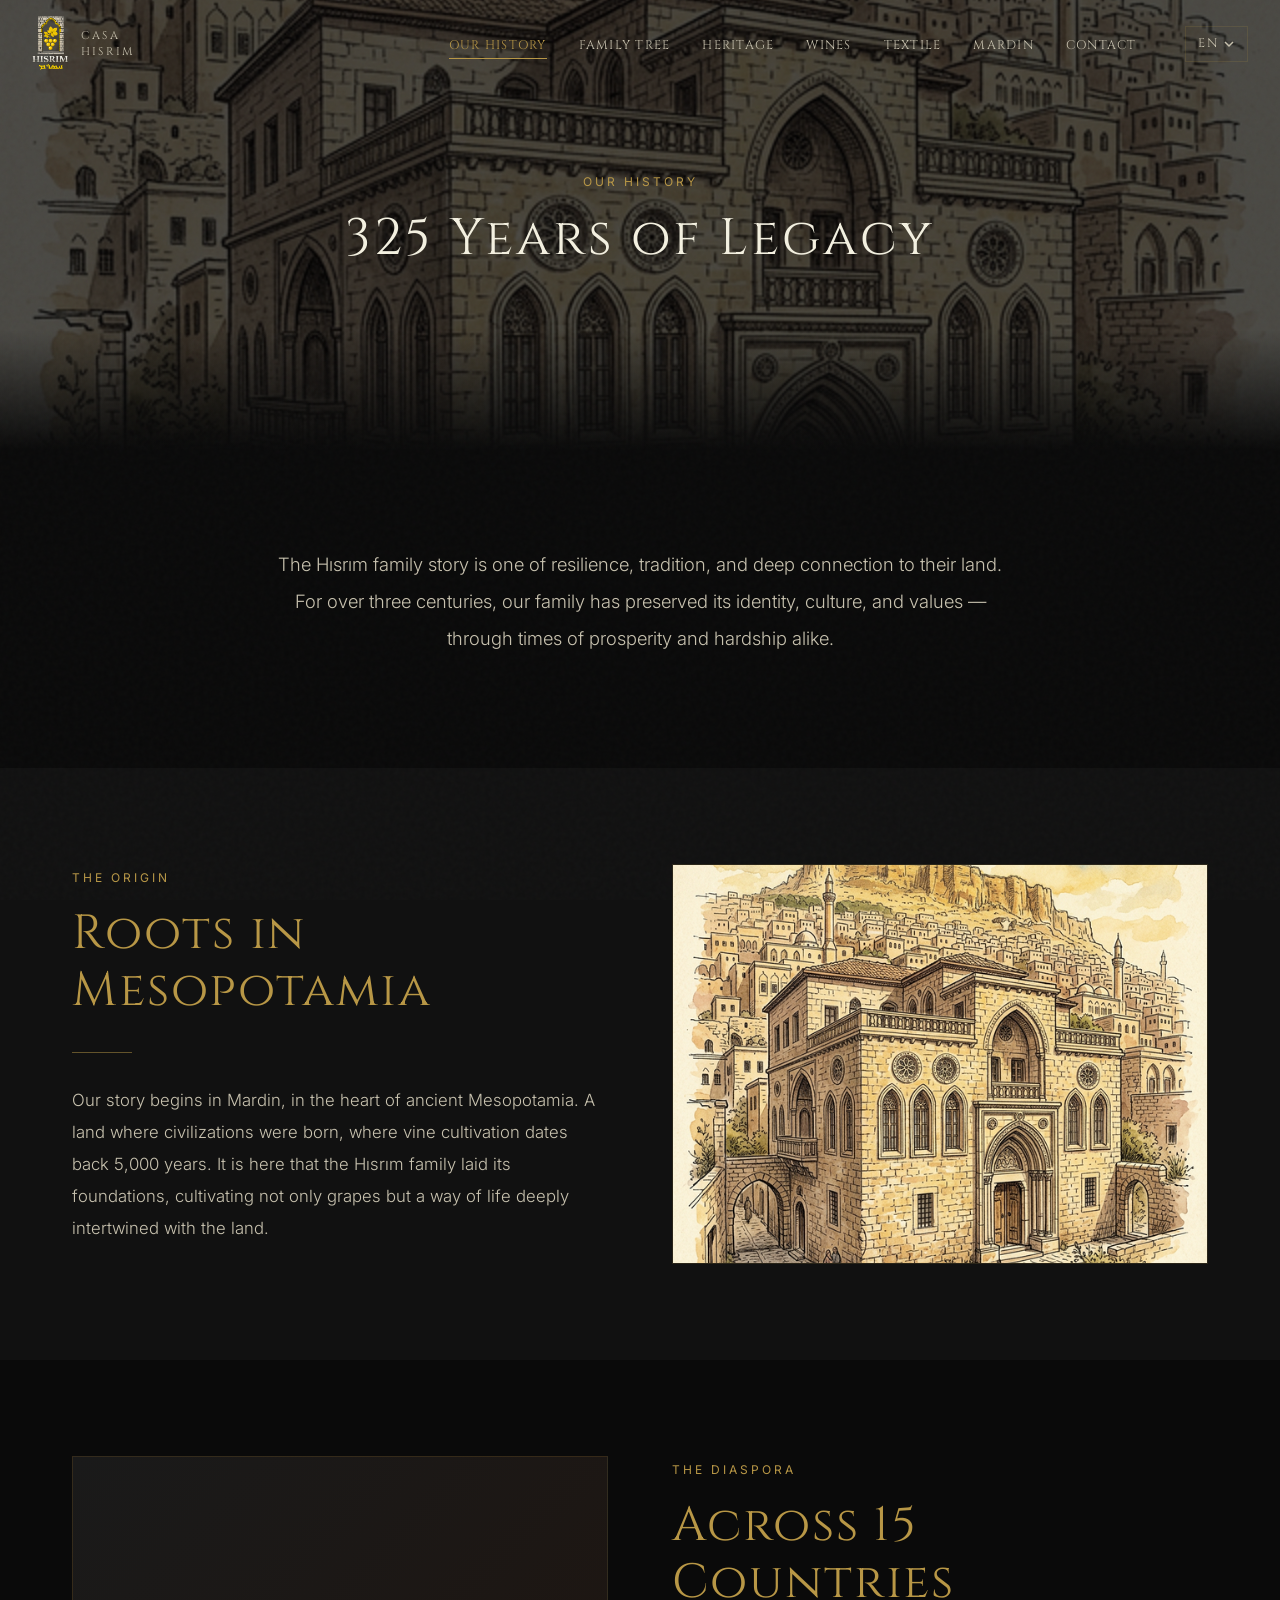
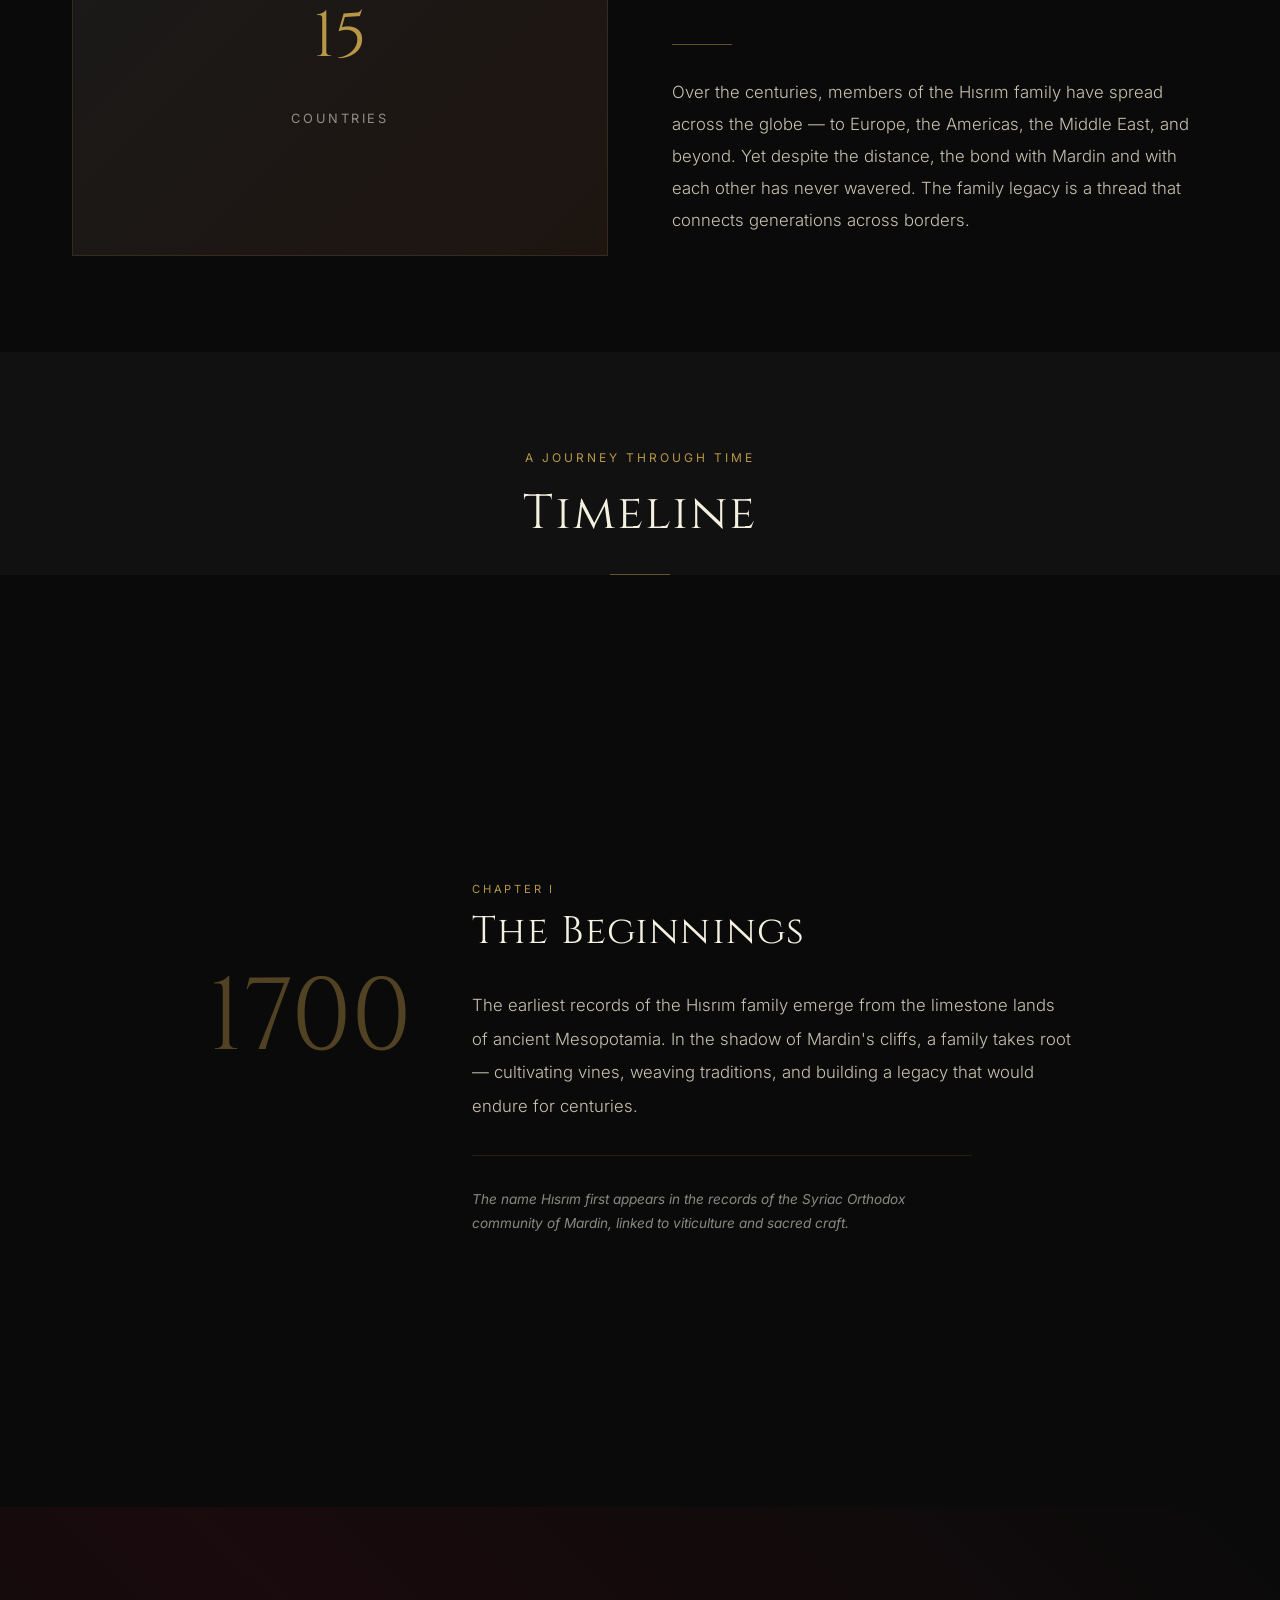
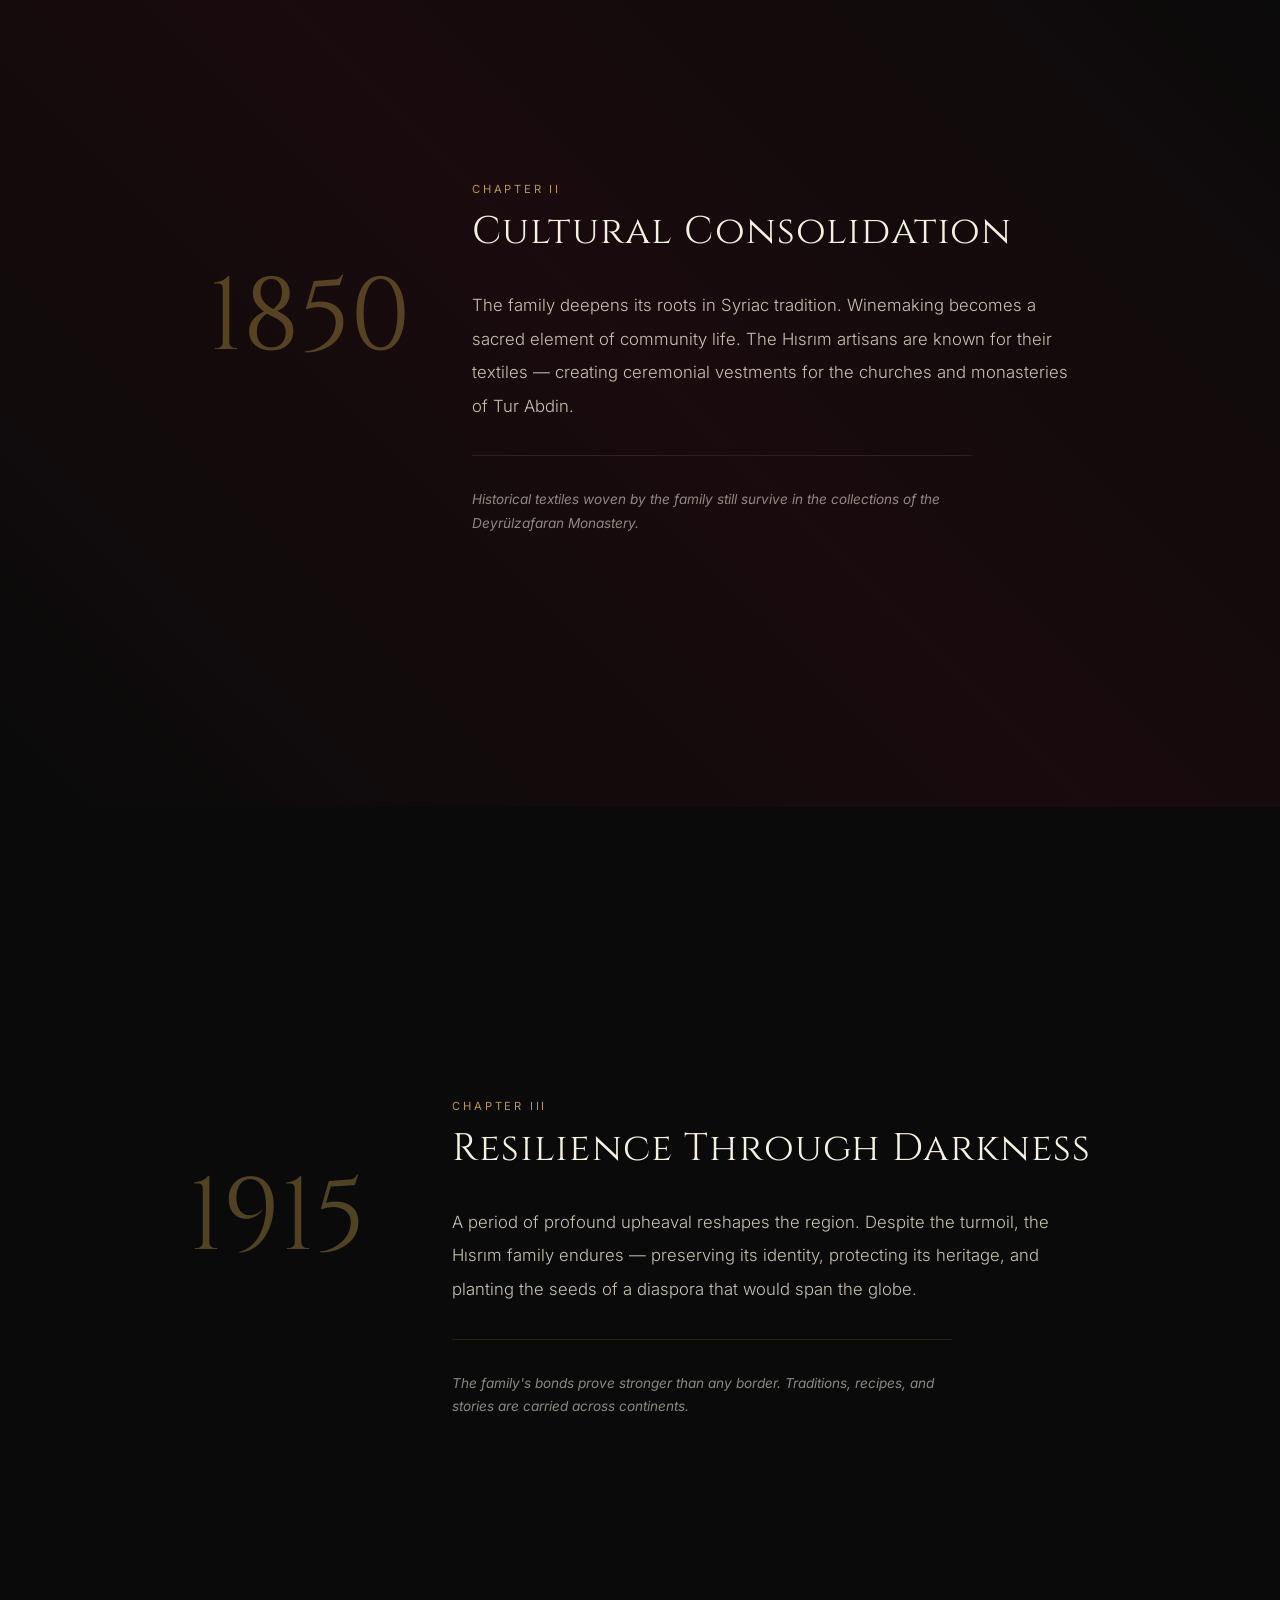
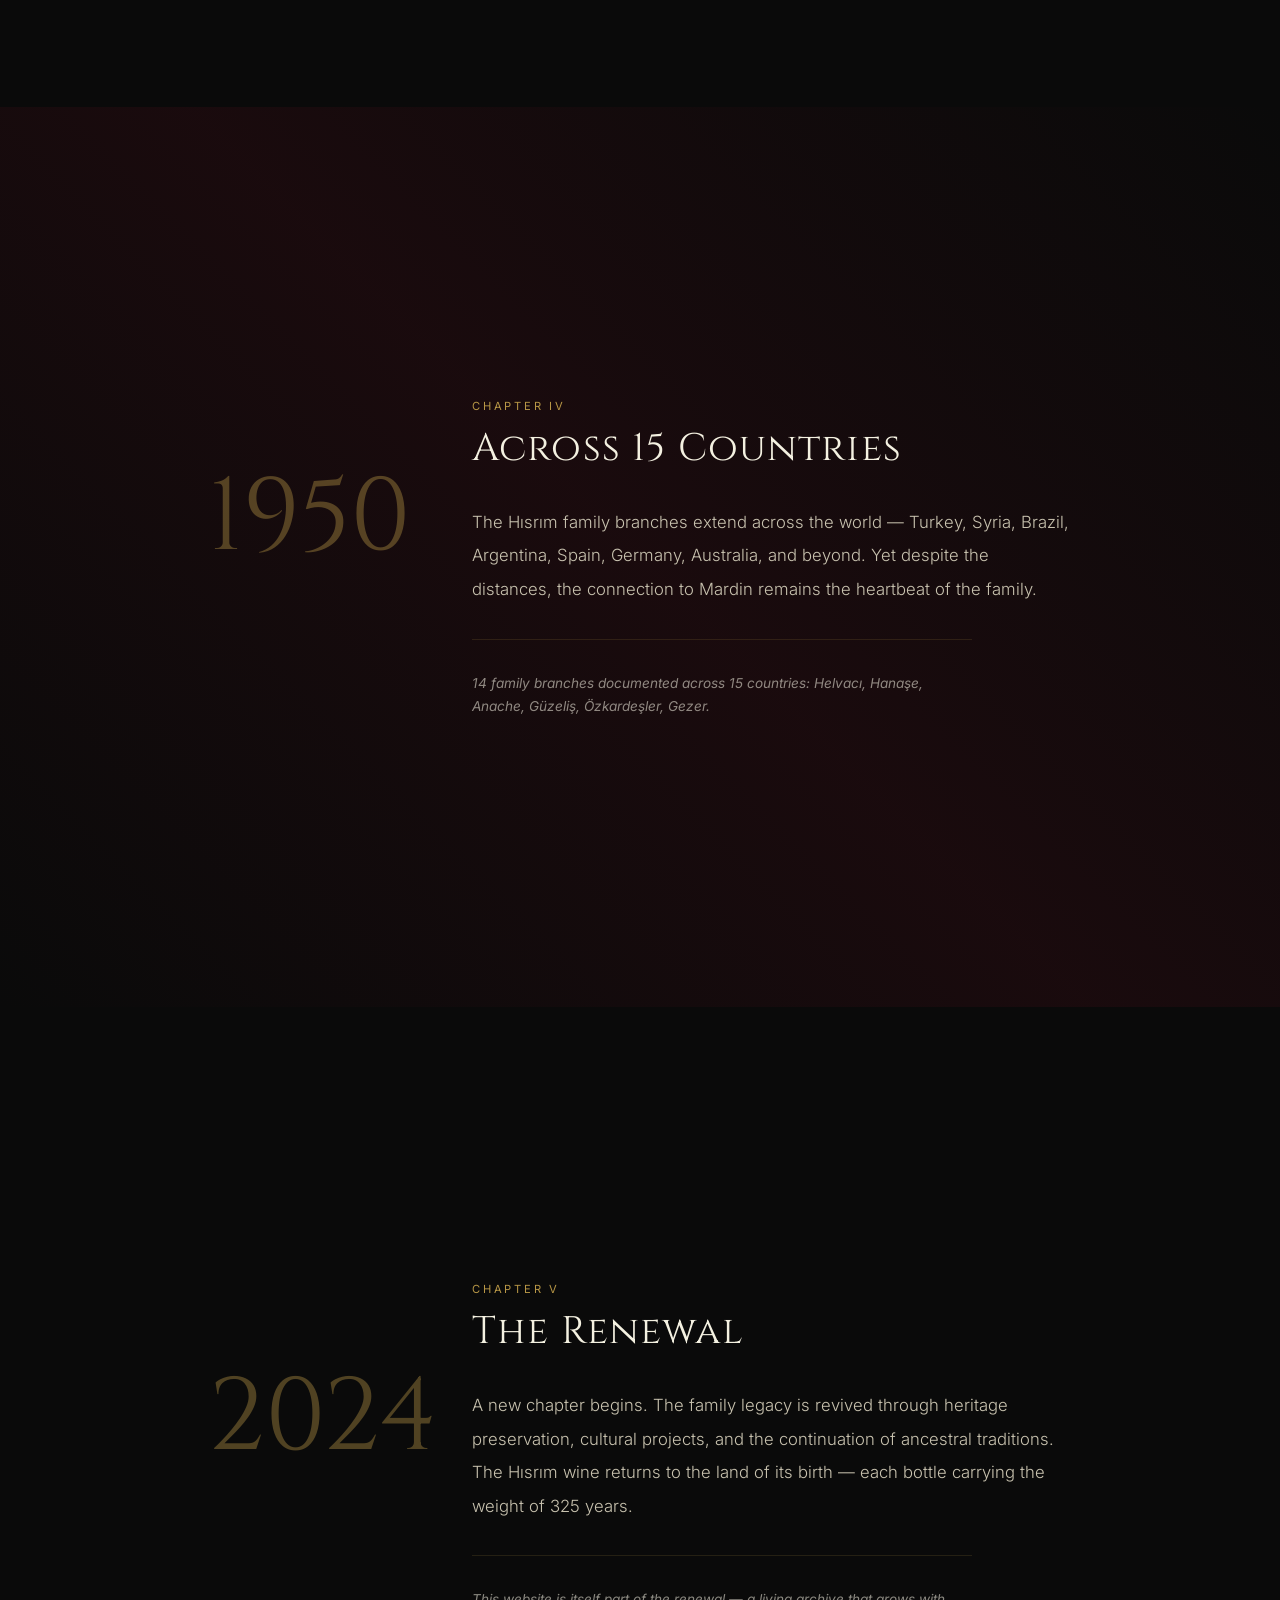
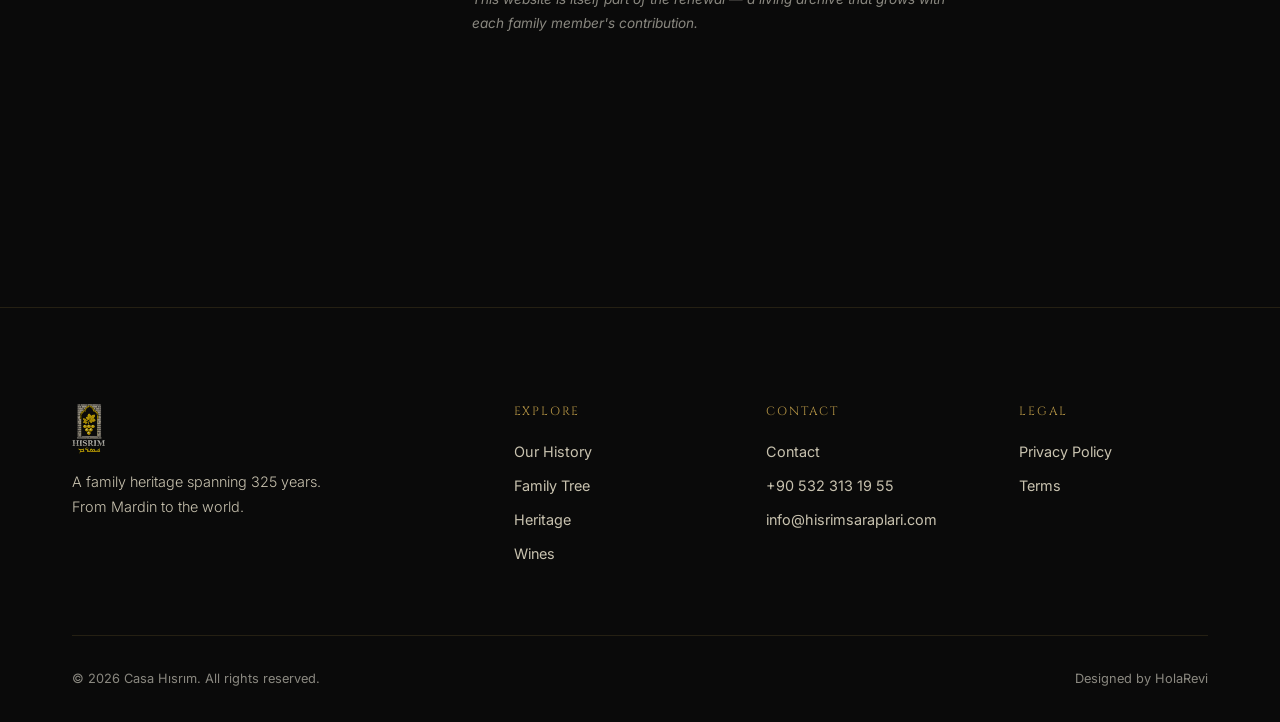
<file: pages/history.html>
<!DOCTYPE html>
<html lang="en">

<head>
    <meta charset="UTF-8">
    <meta name="viewport" content="width=device-width, initial-scale=1.0">
    <title>Our History — Casa Hısrım</title>
    <meta name="description"
        content="325 years of family legacy. The history of the Hısrım family from Mardin, Mesopotamia — origins, diaspora, and cultural heritage.">
    <link rel="icon" type="image/png" href="../assets/logo.png">
    <link rel="preconnect" href="https://fonts.googleapis.com">
    <link rel="preconnect" href="https://fonts.gstatic.com" crossorigin>
    <link
        href="https://fonts.googleapis.com/css2?family=Cinzel:wght@400;500;600&family=Inter:wght@300;400;500&display=swap"
        rel="stylesheet">
    <link rel="stylesheet" href="../css/style.css">
</head>

<body>

    <!-- HEADER -->
    <header class="site-header">
        <div class="header-inner">
            <a href="../index.html" class="site-logo">
                <img src="../assets/logo.png" alt="Hısrım">
                <span class="site-logo-text">Casa<br>Hısrım</span>
            </a>
            <nav class="main-nav">
                <ul class="nav-links">
                    <li><a href="history.html" data-i18n="nav.history">Our History</a></li>
                    <li><a href="genealogy.html" data-i18n="nav.genealogy">Family Tree</a></li>
                    <li><a href="heritage.html" data-i18n="nav.heritage">Heritage</a></li>
                    <li><a href="wines.html" data-i18n="nav.wines">Wines</a></li>
                    <li><a href="textile.html" data-i18n="nav.textile">Textile</a></li>
                    <li><a href="mardin.html" data-i18n="nav.mardin">Mardin</a></li>
                    <li><a href="contact.html" data-i18n="nav.contact">Contact</a></li>
                </ul>
                <div class="lang-selector">
                    <div class="lang-current">
                        <span class="lang-current-text">EN</span>
                        <svg viewBox="0 0 10 6">
                            <path d="M1 1l4 4 4-4" stroke="currentColor" stroke-width="1.5" fill="none" />
                        </svg>
                    </div>
                    <div class="lang-dropdown">
                        <a href="#" data-lang-btn="en">English</a>
                        <a href="#" data-lang-btn="tr">Türkçe</a>
                        <a href="#" data-lang-btn="es">Español</a>
                    </div>
                </div>
                <div class="menu-toggle"><span></span><span></span><span></span></div>
            </nav>
        </div>
    </header>

    <!-- PAGE HERO -->
    <section class="page-hero">
        <div class="page-hero-bg" style="background-image: url('../assets/images/casa-mardin.png');"></div>
        <div class="page-hero-content">
            <span class="section-label" data-i18n="history.hero-label">Our History</span>
            <h1 data-i18n="history.hero-title">325 Years of Legacy</h1>
        </div>
    </section>

    <!-- INTRO -->
    <section class="page-section">
        <div class="container" style="max-width: 800px;">
            <p class="reveal" style="font-size: 1.15rem; line-height: 2; text-align: center;"
                data-i18n="history.intro-text">
                The Hısrım family story is one of resilience, tradition, and deep connection to their land. For over
                three centuries, our family has preserved its identity, culture, and values — through times of
                prosperity and hardship alike.
            </p>
        </div>
    </section>

    <!-- ORIGIN -->
    <section class="page-section alt-bg">
        <div class="container">
            <div class="split-layout">
                <div class="reveal-left">
                    <span class="section-label" data-i18n="history.origin-label">The Origin</span>
                    <h2 data-i18n="history.origin-title">Roots in Mesopotamia</h2>
                    <div class="section-divider"></div>
                    <p data-i18n="history.origin-text" style="line-height: 1.9;">
                        Our story begins in Mardin, in the heart of ancient Mesopotamia. A land where civilizations were
                        born, where vine cultivation dates back 5,000 years. It is here that the Hısrım family laid its
                        foundations, cultivating not only grapes but a way of life deeply intertwined with the land.
                    </p>
                </div>
                <div class="reveal-right">
                    <div style="height: 400px; border: 1px solid var(--color-border); overflow: hidden;">
                        <img src="../assets/images/casa-mardin.png" alt="Casa Hanaşe-Anache, Mardin"
                            style="width: 100%; height: 100%; object-fit: cover;">
                    </div>
                </div>
            </div>
        </div>
    </section>

    <!-- DIASPORA -->
    <section class="page-section">
        <div class="container">
            <div class="split-layout">
                <div class="reveal-left" style="order: 2;">
                    <span class="section-label" data-i18n="history.diaspora-label">The Diaspora</span>
                    <h2 data-i18n="history.diaspora-title">Across 15 Countries</h2>
                    <div class="section-divider"></div>
                    <p data-i18n="history.diaspora-text" style="line-height: 1.9;">
                        Over the centuries, members of the Hısrım family have spread across the globe — to Europe, the
                        Americas, the Middle East, and beyond. Yet despite the distance, the bond with Mardin and with
                        each other has never wavered. The family legacy is a thread that connects generations across
                        borders.
                    </p>
                </div>
                <div class="reveal-right" style="order: 1;">
                    <div
                        style="height: 400px; background: linear-gradient(135deg, var(--color-surface), #1e1510); border: 1px solid var(--color-border); display: flex; align-items: center; justify-content: center; flex-direction: column; gap: 1rem;">
                        <span class="year-counter" data-target="15"
                            style="font-family: var(--font-display); font-size: 4rem; color: var(--color-gold);">15</span>
                        <span
                            style="font-size: 0.8rem; text-transform: uppercase; letter-spacing: 0.2em; color: var(--color-text-muted);">Countries</span>
                    </div>
                </div>
            </div>
        </div>
    </section>

    <!-- IMMERSIVE TIMELINE -->
    <div class="timeline-progress" id="timeline-progress">
        <div class="timeline-progress-track">
            <div class="timeline-progress-fill" id="timeline-fill"></div>
            <div class="timeline-progress-dot" id="timeline-dot"></div>
        </div>
    </div>

    <section class="page-section alt-bg" style="padding-bottom: 0;">
        <div class="container text-center">
            <div class="reveal">
                <span class="section-label" data-i18n="history.timeline-title">A Journey Through Time</span>
                <h2 style="color: var(--color-ivory);">Timeline</h2>
                <div class="section-divider centered"></div>
            </div>
        </div>
    </section>

    <div class="immersive-timeline" id="immersive-timeline">

        <!-- ERA 1: c.1700 — The Beginnings -->
        <div class="timeline-era" data-era="1700">
            <div class="timeline-era-bg" style="background-image: url('../assets/images/casa-mardin.png');"></div>
            <div class="timeline-era-content">
                <div class="timeline-era-year">1700</div>
                <div class="timeline-era-body">
                    <span class="section-label" data-i18n="history.era1-label">Chapter I</span>
                    <h3 data-i18n="history.era1-title">The Beginnings</h3>
                    <p data-i18n="history.era1-text">The earliest records of the Hısrım family emerge from the limestone
                        lands of ancient Mesopotamia. In the shadow of Mardin's cliffs, a family takes root —
                        cultivating vines, weaving traditions, and building a legacy that would endure for centuries.
                    </p>
                    <div class="era-detail" data-i18n="history.era1-detail">The name Hısrım first appears in the records
                        of the Syriac Orthodox community of Mardin, linked to viticulture and sacred craft.</div>
                </div>
            </div>
        </div>

        <!-- ERA 2: 1850 — Cultural Consolidation -->
        <div class="timeline-era" data-era="1850">
            <div class="timeline-era-bg" style="background-image: url('../assets/images/textile-heritage.png');"></div>
            <div class="timeline-era-content">
                <div class="timeline-era-year">1850</div>
                <div class="timeline-era-body">
                    <span class="section-label" data-i18n="history.era2-label">Chapter II</span>
                    <h3 data-i18n="history.era2-title">Cultural Consolidation</h3>
                    <p data-i18n="history.era2-text">The family deepens its roots in Syriac tradition. Winemaking
                        becomes a sacred element of community life. The Hısrım artisans are known for their textiles —
                        creating ceremonial vestments for the churches and monasteries of Tur Abdin.</p>
                    <div class="era-detail" data-i18n="history.era2-detail">Historical textiles woven by the family
                        still survive in the collections of the Deyrülzafaran Monastery.</div>
                </div>
            </div>
        </div>

        <!-- ERA 3: 1915 — The Great Upheaval -->
        <div class="timeline-era" data-era="1915">
            <div class="timeline-era-bg" style="background-image: url('../assets/images/ceremonial-garment.png');">
            </div>
            <div class="timeline-era-content">
                <div class="timeline-era-year">1915</div>
                <div class="timeline-era-body">
                    <span class="section-label" data-i18n="history.era3-label">Chapter III</span>
                    <h3 data-i18n="history.era3-title">Resilience Through Darkness</h3>
                    <p data-i18n="history.era3-text">A period of profound upheaval reshapes the region. Despite the
                        turmoil, the Hısrım family endures — preserving its identity, protecting its heritage, and
                        planting the seeds of a diaspora that would span the globe.</p>
                    <div class="era-detail" data-i18n="history.era3-detail">The family's bonds prove stronger than any
                        border. Traditions, recipes, and stories are carried across continents.</div>
                </div>
            </div>
        </div>

        <!-- ERA 4: 1950 — The Diaspora -->
        <div class="timeline-era" data-era="1950">
            <div class="timeline-era-bg" style="background-image: url('../assets/images/family-tree.png');"></div>
            <div class="timeline-era-content">
                <div class="timeline-era-year">1950</div>
                <div class="timeline-era-body">
                    <span class="section-label" data-i18n="history.era4-label">Chapter IV</span>
                    <h3 data-i18n="history.era4-title">Across 15 Countries</h3>
                    <p data-i18n="history.era4-text">The Hısrım family branches extend across the world — Turkey, Syria,
                        Brazil, Argentina, Spain, Germany, Australia, and beyond. Yet despite the distances, the
                        connection to Mardin remains the heartbeat of the family.</p>
                    <div class="era-detail" data-i18n="history.era4-detail">14 family branches documented across 15
                        countries: Helvacı, Hanaşe, Anache, Güzeliş, Özkardeşler, Gezer.</div>
                </div>
            </div>
        </div>

        <!-- ERA 5: 2024 — The Renewal -->
        <div class="timeline-era" data-era="2024">
            <div class="timeline-era-bg" style="background-image: url('../assets/images/wine-bottles.png');"></div>
            <div class="timeline-era-content">
                <div class="timeline-era-year">2024</div>
                <div class="timeline-era-body">
                    <span class="section-label" data-i18n="history.era5-label">Chapter V</span>
                    <h3 data-i18n="history.era5-title">The Renewal</h3>
                    <p data-i18n="history.era5-text">A new chapter begins. The family legacy is revived through heritage
                        preservation, cultural projects, and the continuation of ancestral traditions. The Hısrım wine
                        returns to the land of its birth — each bottle carrying the weight of 325 years.</p>
                    <div class="era-detail" data-i18n="history.era5-detail">This website is itself part of the renewal —
                        a living archive that grows with each family member's contribution.</div>
                </div>
            </div>
        </div>

    </div>

    <!-- FOOTER -->
    <footer class="site-footer">
        <div class="container">
            <div class="footer-grid">
                <div class="footer-brand">
                    <img src="../assets/logo.png" alt="Hısrım">
                    <p data-i18n="footer.desc">A family heritage spanning 325 years. From Mardin to the world.</p>
                </div>
                <div class="footer-col">
                    <h4 data-i18n="footer.nav-title">Explore</h4>
                    <a href="history.html" data-i18n="nav.history">Our History</a>
                    <a href="genealogy.html" data-i18n="nav.genealogy">Family Tree</a>
                    <a href="heritage.html" data-i18n="nav.heritage">Heritage</a>
                    <a href="wines.html" data-i18n="nav.wines">Wines</a>
                </div>
                <div class="footer-col">
                    <h4 data-i18n="footer.contact-title">Contact</h4>
                    <a href="contact.html" data-i18n="nav.contact">Contact</a>
                    <a href="tel:+905323131955">+90 532 313 19 55</a>
                    <a href="mailto:info@hisrimsaraplari.com">info@hisrimsaraplari.com</a>
                </div>
                <div class="footer-col">
                    <h4 data-i18n="footer.legal-title">Legal</h4>
                    <a href="#" data-i18n="footer.privacy">Privacy Policy</a>
                    <a href="#" data-i18n="footer.terms">Terms</a>
                </div>
            </div>
            <div class="footer-bottom">
                <span data-i18n="footer.copyright">© 2026 Casa Hısrım. All rights reserved.</span>
                <span data-i18n="footer.credit">Designed by HolaRevi</span>
            </div>
        </div>
    </footer>

    <script src="../js/i18n.js"></script>
    <script src="../js/main.js"></script>
</body>

</html>
</file>
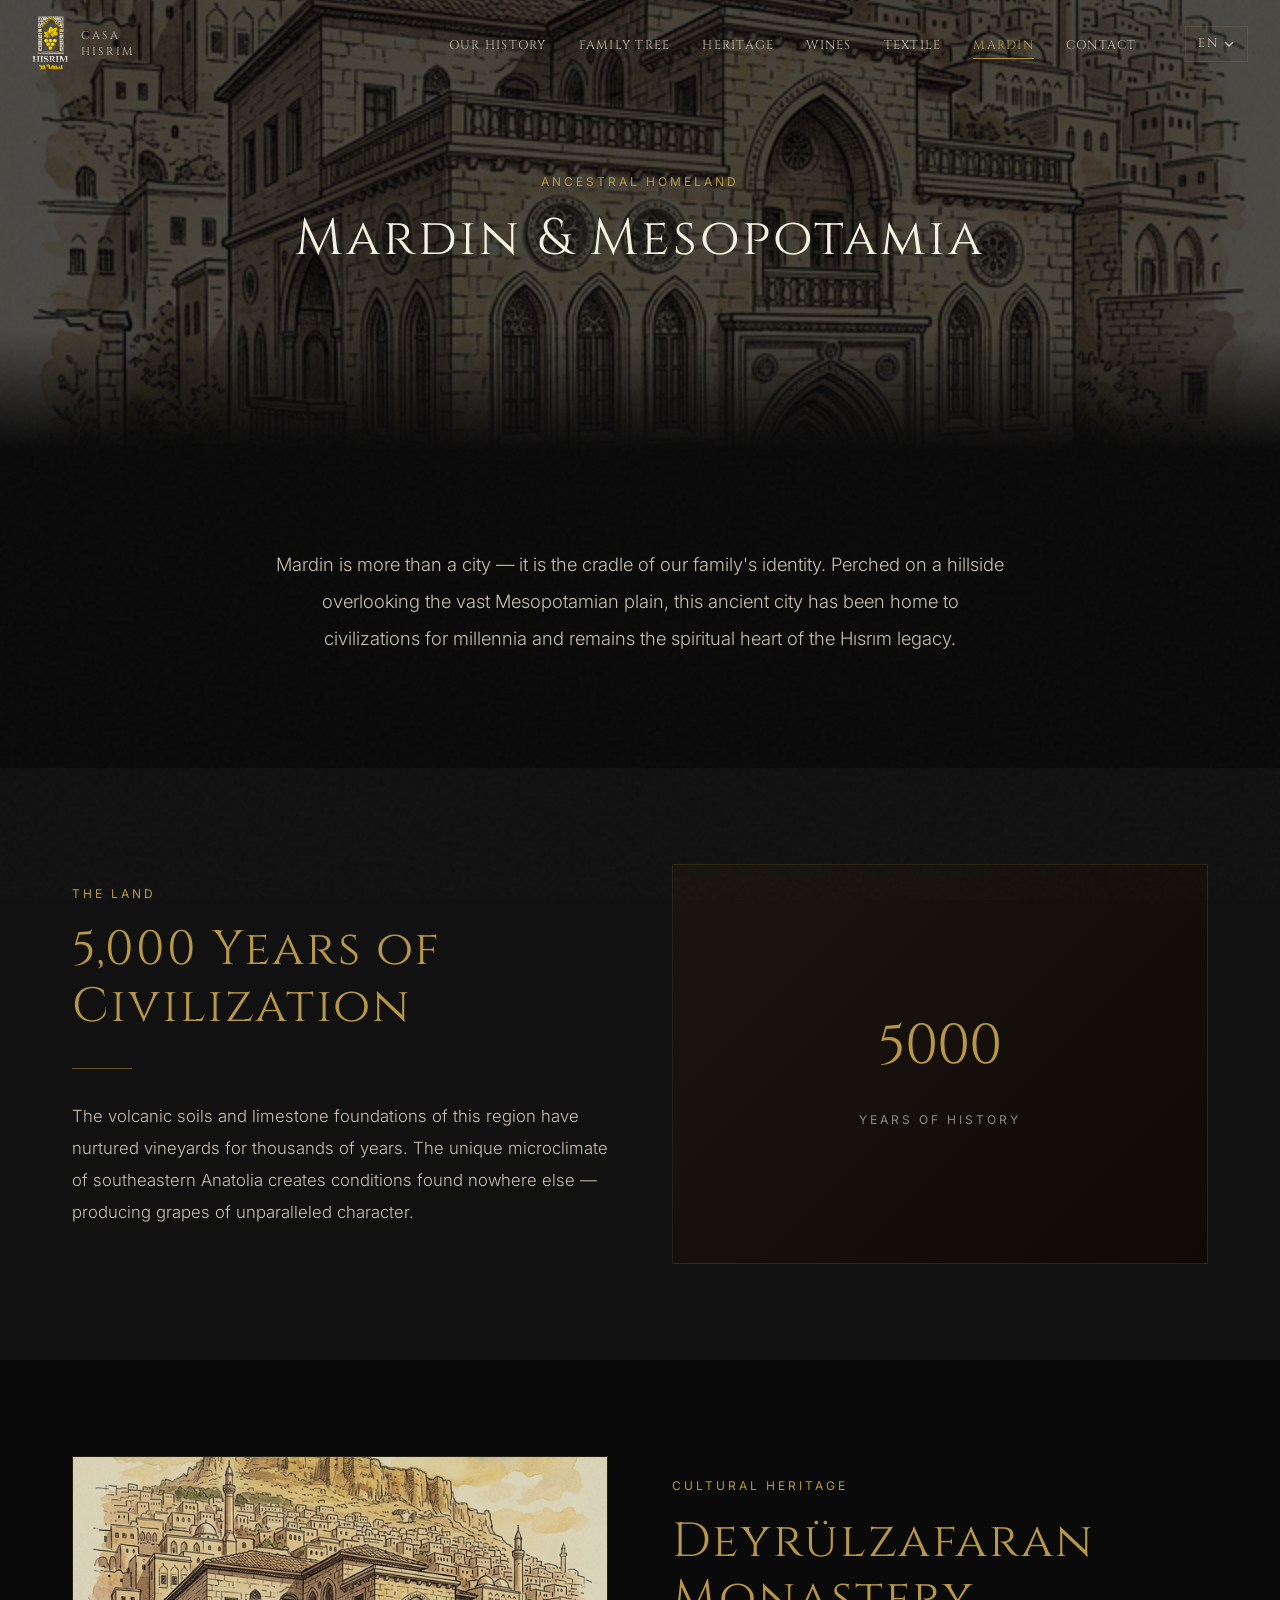
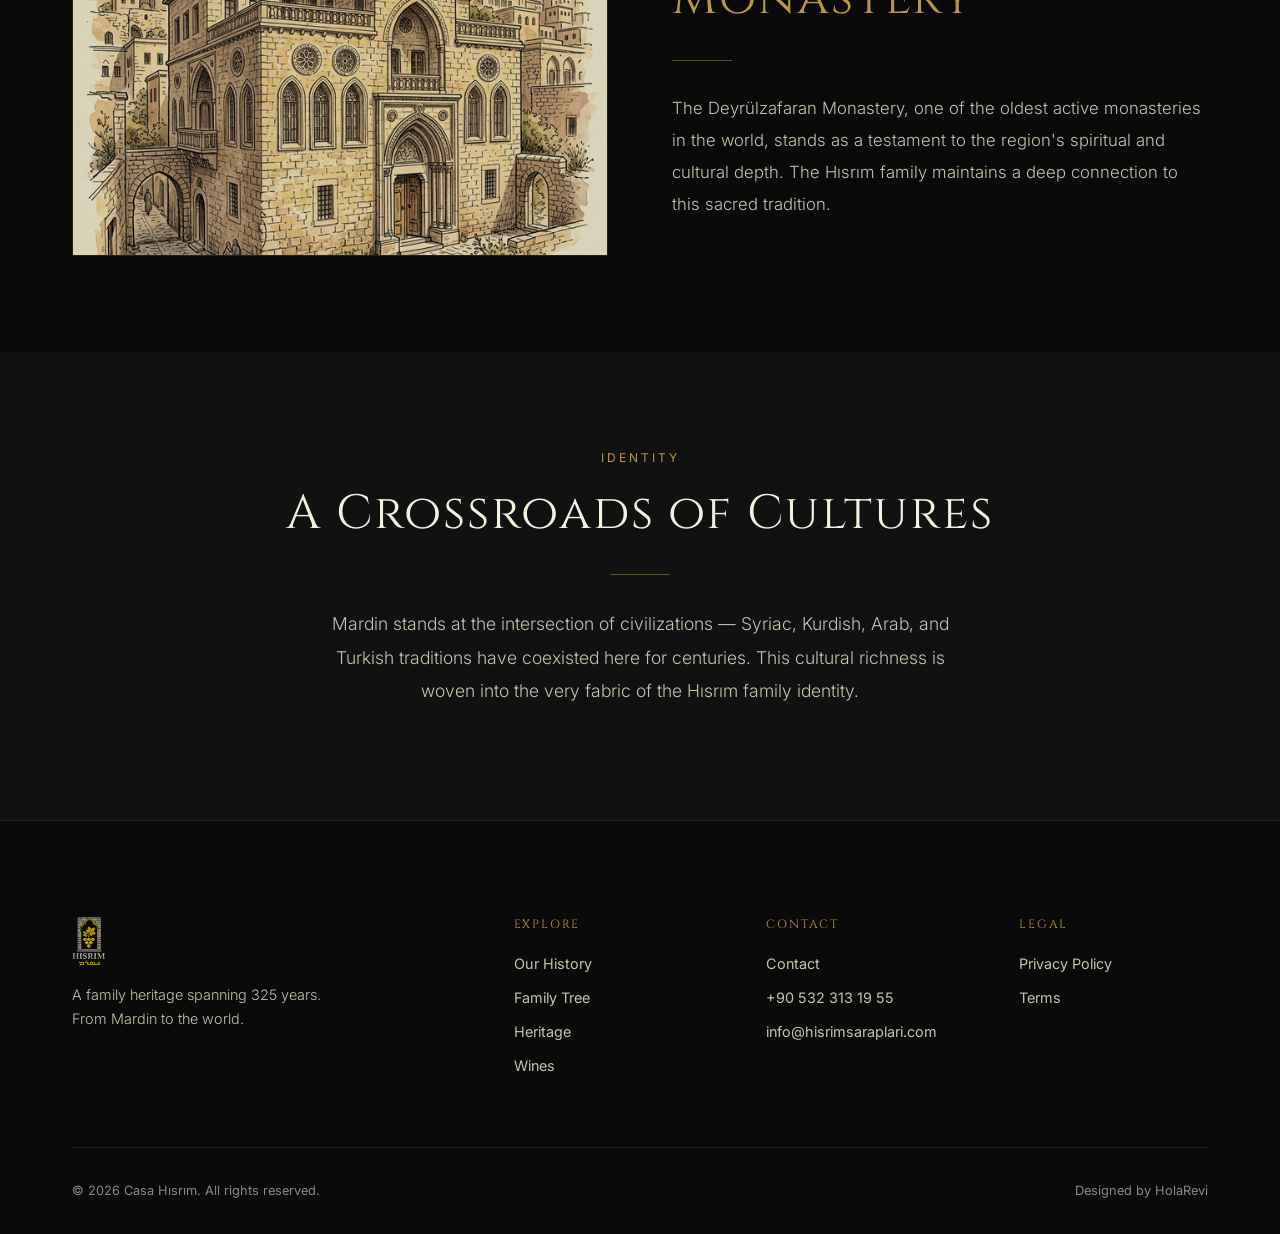
<file: pages/mardin.html>
<!DOCTYPE html>
<html lang="en">

<head>
    <meta charset="UTF-8">
    <meta name="viewport" content="width=device-width, initial-scale=1.0">
    <title>Mardin & Mesopotamia — Casa Hısrım</title>
    <meta name="description"
        content="Mardin and Mesopotamia — the ancestral homeland of the Hısrım family. 5,000 years of civilization, culture, and family identity.">
    <link rel="icon" type="image/png" href="../assets/logo.png">
    <link rel="preconnect" href="https://fonts.googleapis.com">
    <link rel="preconnect" href="https://fonts.gstatic.com" crossorigin>
    <link
        href="https://fonts.googleapis.com/css2?family=Cinzel:wght@400;500;600&family=Inter:wght@300;400;500&display=swap"
        rel="stylesheet">
    <link rel="stylesheet" href="../css/style.css">
</head>

<body>

    <!-- HEADER -->
    <header class="site-header">
        <div class="header-inner">
            <a href="../index.html" class="site-logo">
                <img src="../assets/logo.png" alt="Hısrım">
                <span class="site-logo-text">Casa<br>Hısrım</span>
            </a>
            <nav class="main-nav">
                <ul class="nav-links">
                    <li><a href="history.html" data-i18n="nav.history">Our History</a></li>
                    <li><a href="genealogy.html" data-i18n="nav.genealogy">Family Tree</a></li>
                    <li><a href="heritage.html" data-i18n="nav.heritage">Heritage</a></li>
                    <li><a href="wines.html" data-i18n="nav.wines">Wines</a></li>
                    <li><a href="textile.html" data-i18n="nav.textile">Textile</a></li>
                    <li><a href="mardin.html" data-i18n="nav.mardin">Mardin</a></li>
                    <li><a href="contact.html" data-i18n="nav.contact">Contact</a></li>
                </ul>
                <div class="lang-selector">
                    <div class="lang-current">
                        <span class="lang-current-text">EN</span>
                        <svg viewBox="0 0 10 6">
                            <path d="M1 1l4 4 4-4" stroke="currentColor" stroke-width="1.5" fill="none" />
                        </svg>
                    </div>
                    <div class="lang-dropdown">
                        <a href="#" data-lang-btn="en">English</a>
                        <a href="#" data-lang-btn="tr">Türkçe</a>
                        <a href="#" data-lang-btn="es">Español</a>
                    </div>
                </div>
                <div class="menu-toggle"><span></span><span></span><span></span></div>
            </nav>
        </div>
    </header>

    <!-- PAGE HERO -->
    <section class="page-hero">
        <div class="page-hero-bg" style="background-image: url('../assets/images/casa-mardin.png');"></div>
        <div class="page-hero-content">
            <span class="section-label" data-i18n="mardin.hero-label">Ancestral Homeland</span>
            <h1 data-i18n="mardin.hero-title">Mardin & Mesopotamia</h1>
        </div>
    </section>

    <!-- INTRO -->
    <section class="page-section">
        <div class="container" style="max-width: 800px;">
            <p class="reveal" style="font-size: 1.15rem; line-height: 2; text-align: center;"
                data-i18n="mardin.intro-text">
                Mardin is more than a city — it is the cradle of our family's identity. Perched on a hillside
                overlooking the vast Mesopotamian plain, this ancient city has been home to civilizations for millennia
                and remains the spiritual heart of the Hısrım legacy.
            </p>
        </div>
    </section>

    <!-- THE LAND -->
    <section class="page-section alt-bg">
        <div class="container">
            <div class="split-layout">
                <div class="reveal-left">
                    <span class="section-label" data-i18n="mardin.land-label">The Land</span>
                    <h2 data-i18n="mardin.land-title">5,000 Years of Civilization</h2>
                    <div class="section-divider"></div>
                    <p data-i18n="mardin.land-text" style="line-height: 1.9;">
                        The volcanic soils and limestone foundations of this region have nurtured vineyards for
                        thousands of years. The unique microclimate of southeastern Anatolia creates conditions found
                        nowhere else — producing grapes of unparalleled character.
                    </p>
                </div>
                <div class="reveal-right">
                    <div
                        style="height: 400px; background: linear-gradient(135deg, #1a1510, #0f0a05); border: 1px solid var(--color-border); display: flex; align-items: center; justify-content: center; flex-direction: column; gap: 1rem;">
                        <span
                            style="font-family: var(--font-display); font-size: 3.5rem; color: var(--color-gold);">5000</span>
                        <span
                            style="font-size: 0.75rem; text-transform: uppercase; letter-spacing: 0.25em; color: var(--color-text-muted);">Years
                            of History</span>
                    </div>
                </div>
            </div>
        </div>
    </section>

    <!-- MONASTERY -->
    <section class="page-section">
        <div class="container">
            <div class="split-layout">
                <div class="reveal-left" style="order: 2;">
                    <span class="section-label" data-i18n="mardin.monastery-label">Cultural Heritage</span>
                    <h2 data-i18n="mardin.monastery-title">Deyrülzafaran Monastery</h2>
                    <div class="section-divider"></div>
                    <p data-i18n="mardin.monastery-text" style="line-height: 1.9;">
                        The Deyrülzafaran Monastery, one of the oldest active monasteries in the world, stands as a
                        testament to the region's spiritual and cultural depth. The Hısrım family maintains a deep
                        connection to this sacred tradition.
                    </p>
                </div>
                <div class="reveal-right" style="order: 1;">
                    <div style="height: 400px; overflow: hidden; border: 1px solid var(--color-border);">
                        <img src="../assets/images/casa-mardin.png" alt="Casa Hanaşe-Anache, Mardin"
                            style="width: 100%; height: 100%; object-fit: cover; filter: sepia(0.15) brightness(0.85);">
                    </div>
                </div>
            </div>
        </div>
    </section>

    <!-- IDENTITY -->
    <section class="page-section alt-bg">
        <div class="container text-center" style="max-width: 800px;">
            <div class="reveal">
                <span class="section-label" data-i18n="mardin.identity-label">Identity</span>
                <h2 data-i18n="mardin.identity-title" style="color: var(--color-ivory);">A Crossroads of Cultures</h2>
                <div class="section-divider centered"></div>
            </div>
            <p class="reveal delay-1 mx-auto" style="font-size: 1.1rem; line-height: 1.9; max-width: 650px;"
                data-i18n="mardin.identity-text">
                Mardin stands at the intersection of civilizations — Syriac, Kurdish, Arab, and Turkish traditions have
                coexisted here for centuries. This cultural richness is woven into the very fabric of the Hısrım family
                identity.
            </p>
        </div>
    </section>

    <!-- FOOTER -->
    <footer class="site-footer">
        <div class="container">
            <div class="footer-grid">
                <div class="footer-brand">
                    <img src="../assets/logo.png" alt="Hısrım">
                    <p data-i18n="footer.desc">A family heritage spanning 325 years. From Mardin to the world.</p>
                </div>
                <div class="footer-col">
                    <h4 data-i18n="footer.nav-title">Explore</h4>
                    <a href="history.html" data-i18n="nav.history">Our History</a>
                    <a href="genealogy.html" data-i18n="nav.genealogy">Family Tree</a>
                    <a href="heritage.html" data-i18n="nav.heritage">Heritage</a>
                    <a href="wines.html" data-i18n="nav.wines">Wines</a>
                </div>
                <div class="footer-col">
                    <h4 data-i18n="footer.contact-title">Contact</h4>
                    <a href="contact.html" data-i18n="nav.contact">Contact</a>
                    <a href="tel:+905323131955">+90 532 313 19 55</a>
                    <a href="mailto:info@hisrimsaraplari.com">info@hisrimsaraplari.com</a>
                </div>
                <div class="footer-col">
                    <h4 data-i18n="footer.legal-title">Legal</h4>
                    <a href="#" data-i18n="footer.privacy">Privacy Policy</a>
                    <a href="#" data-i18n="footer.terms">Terms</a>
                </div>
            </div>
            <div class="footer-bottom">
                <span data-i18n="footer.copyright">© 2026 Casa Hısrım. All rights reserved.</span>
                <span data-i18n="footer.credit">Designed by HolaRevi</span>
            </div>
        </div>
    </footer>

    <script src="../js/i18n.js"></script>
    <script src="../js/main.js"></script>
</body>

</html>
</file>
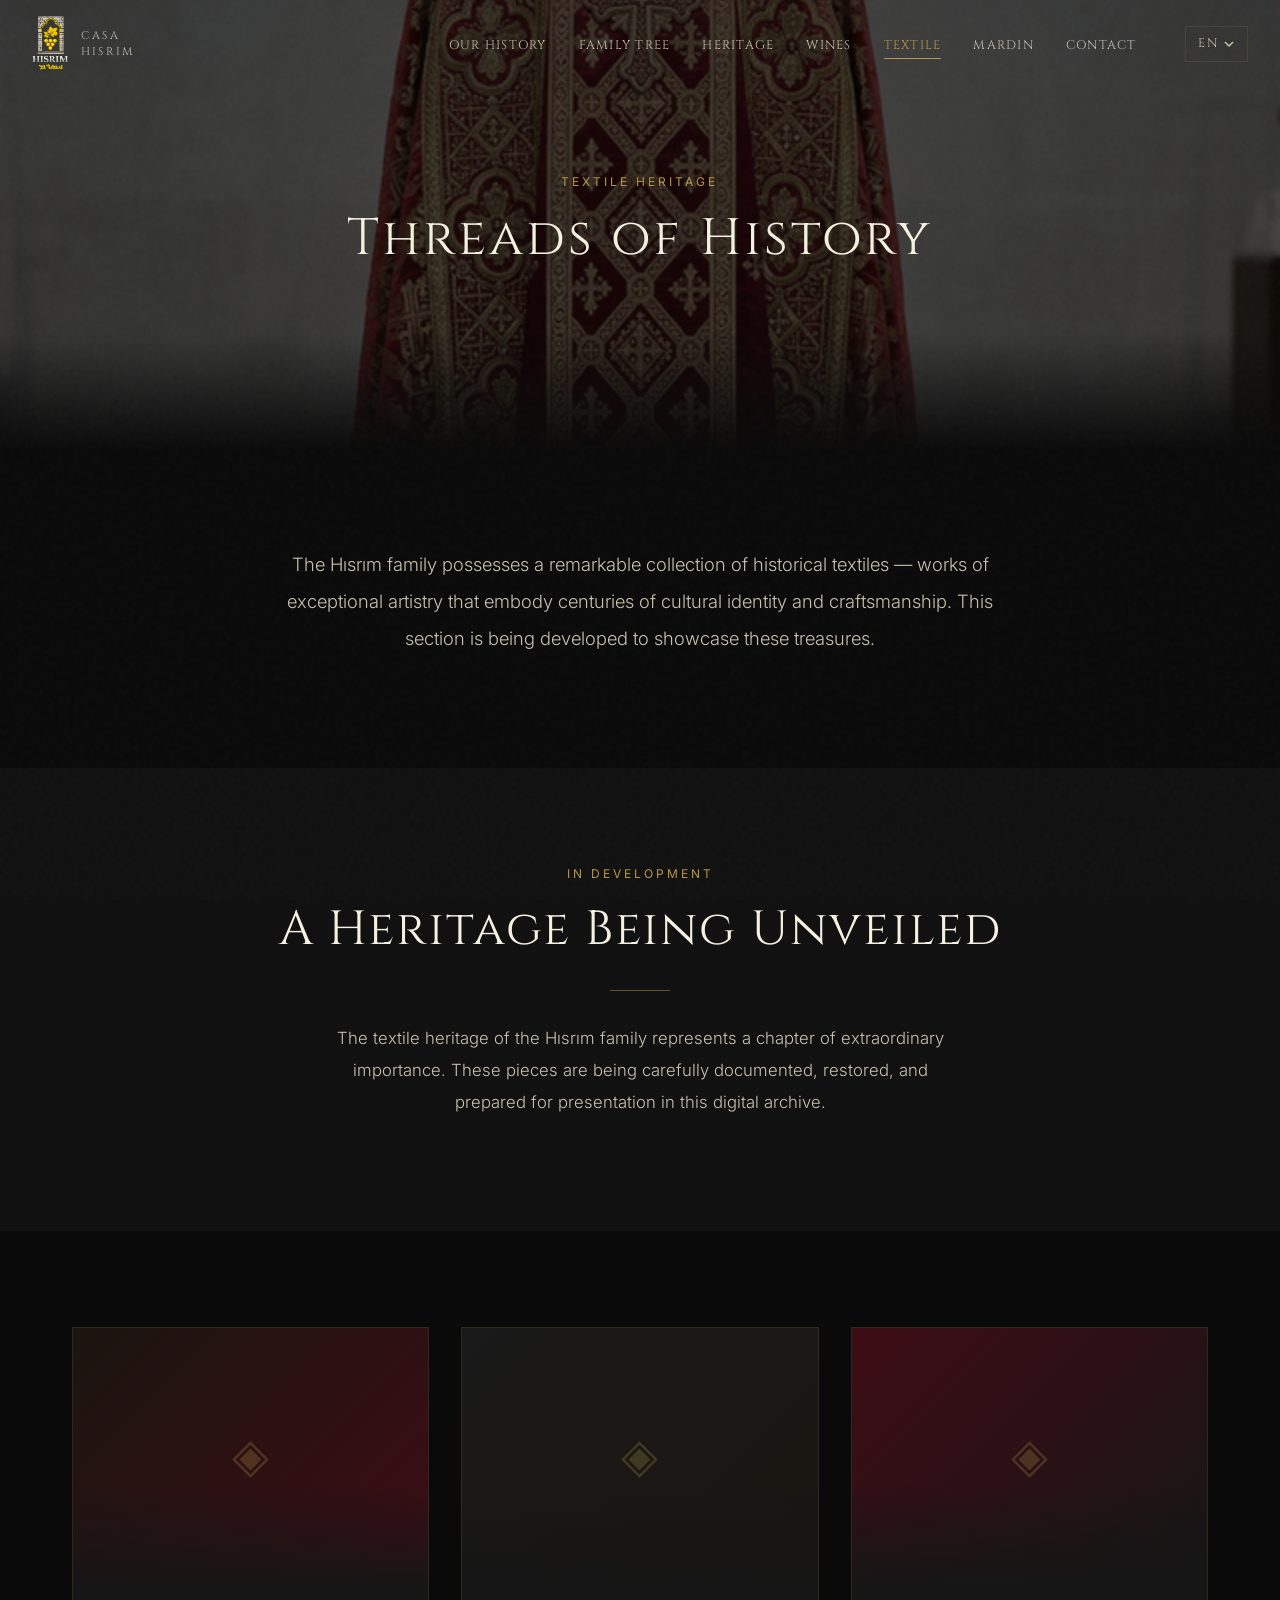
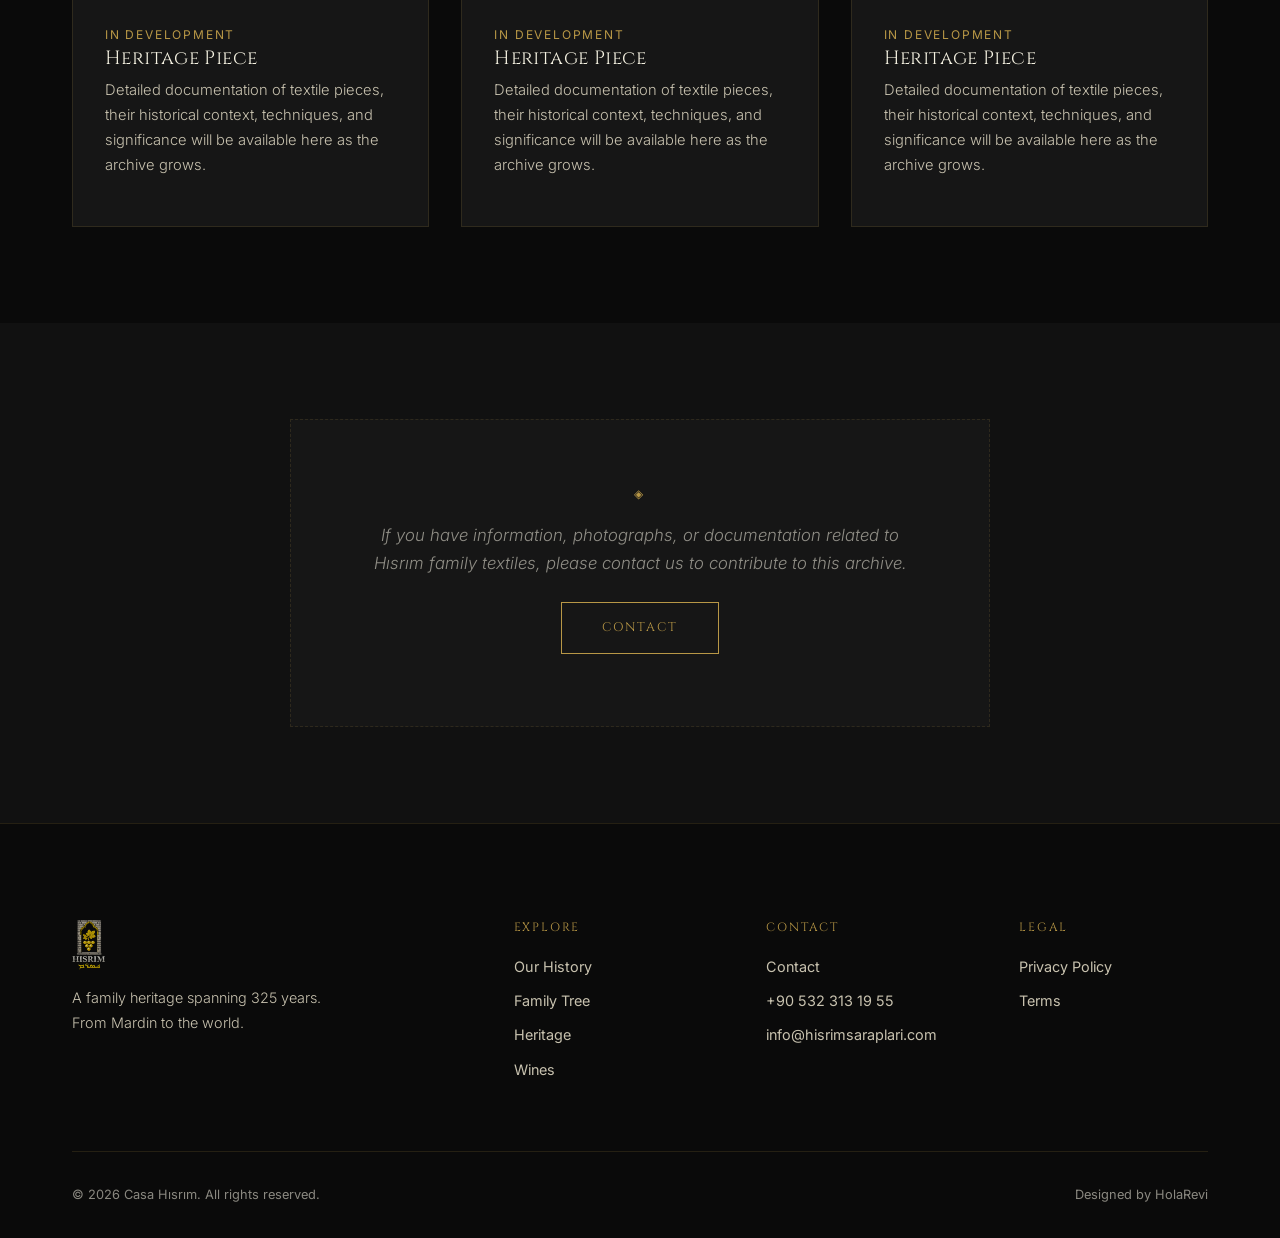
<file: pages/textile.html>
<!DOCTYPE html>
<html lang="en">

<head>
    <meta charset="UTF-8">
    <meta name="viewport" content="width=device-width, initial-scale=1.0">
    <title>Textile Heritage — Casa Hısrım</title>
    <meta name="description"
        content="The Hısrım family textile heritage — historical textiles of extraordinary artistry spanning centuries of cultural identity and craftsmanship.">
    <link rel="icon" type="image/png" href="../assets/logo.png">
    <link rel="preconnect" href="https://fonts.googleapis.com">
    <link rel="preconnect" href="https://fonts.gstatic.com" crossorigin>
    <link
        href="https://fonts.googleapis.com/css2?family=Cinzel:wght@400;500;600&family=Inter:wght@300;400;500&display=swap"
        rel="stylesheet">
    <link rel="stylesheet" href="../css/style.css">
</head>

<body>

    <!-- HEADER -->
    <header class="site-header">
        <div class="header-inner">
            <a href="../index.html" class="site-logo">
                <img src="../assets/logo.png" alt="Hısrım">
                <span class="site-logo-text">Casa<br>Hısrım</span>
            </a>
            <nav class="main-nav">
                <ul class="nav-links">
                    <li><a href="history.html" data-i18n="nav.history">Our History</a></li>
                    <li><a href="genealogy.html" data-i18n="nav.genealogy">Family Tree</a></li>
                    <li><a href="heritage.html" data-i18n="nav.heritage">Heritage</a></li>
                    <li><a href="wines.html" data-i18n="nav.wines">Wines</a></li>
                    <li><a href="textile.html" data-i18n="nav.textile">Textile</a></li>
                    <li><a href="mardin.html" data-i18n="nav.mardin">Mardin</a></li>
                    <li><a href="contact.html" data-i18n="nav.contact">Contact</a></li>
                </ul>
                <div class="lang-selector">
                    <div class="lang-current">
                        <span class="lang-current-text">EN</span>
                        <svg viewBox="0 0 10 6">
                            <path d="M1 1l4 4 4-4" stroke="currentColor" stroke-width="1.5" fill="none" />
                        </svg>
                    </div>
                    <div class="lang-dropdown">
                        <a href="#" data-lang-btn="en">English</a>
                        <a href="#" data-lang-btn="tr">Türkçe</a>
                        <a href="#" data-lang-btn="es">Español</a>
                    </div>
                </div>
                <div class="menu-toggle"><span></span><span></span><span></span></div>
            </nav>
        </div>
    </header>

    <!-- PAGE HERO -->
    <section class="page-hero">
        <div class="page-hero-bg" style="background-image: url('../assets/images/ceremonial-garment.png');"></div>
        <div class="page-hero-content">
            <span class="section-label" data-i18n="textile.hero-label">Textile Heritage</span>
            <h1 data-i18n="textile.hero-title">Threads of History</h1>
        </div>
    </section>

    <!-- INTRO -->
    <section class="page-section">
        <div class="container" style="max-width: 800px;">
            <p class="reveal" style="font-size: 1.15rem; line-height: 2; text-align: center;"
                data-i18n="textile.intro-text">
                The Hısrım family possesses a remarkable collection of historical textiles — works of exceptional
                artistry that embody centuries of cultural identity and craftsmanship. This section is being developed
                to showcase these treasures.
            </p>
        </div>
    </section>

    <!-- IN DEVELOPMENT -->
    <section class="page-section alt-bg">
        <div class="container text-center" style="max-width: 800px;">
            <div class="reveal">
                <span class="section-label" data-i18n="textile.section-label">In Development</span>
                <h2 data-i18n="textile.section-title" style="color: var(--color-ivory);">A Heritage Being Unveiled</h2>
                <div class="section-divider centered"></div>
            </div>
            <p class="reveal delay-1 mx-auto" style="font-size: 1.05rem; line-height: 1.9; max-width: 650px;"
                data-i18n="textile.section-text">
                The textile heritage of the Hısrım family represents a chapter of extraordinary importance. These pieces
                are being carefully documented, restored, and prepared for presentation in this digital archive.
            </p>
        </div>
    </section>

    <!-- PLACEHOLDER GALLERY -->
    <section class="page-section">
        <div class="container">
            <div class="grid-3">
                <div class="heritage-card reveal">
                    <div class="heritage-card-img"
                        style="background: linear-gradient(135deg, #1a1510, var(--color-burgundy)); display: flex; align-items: center; justify-content: center;">
                        <span
                            style="font-family: var(--font-display); font-size: 3rem; color: var(--color-gold-dim);">◈</span>
                    </div>
                    <div class="heritage-card-body">
                        <span class="meta" data-i18n="textile.section-label">In Development</span>
                        <h4 data-i18n="heritage.placeholder-title">Heritage Piece</h4>
                        <p data-i18n="textile.placeholder-text">Detailed documentation of textile pieces will be
                            available here as the archive grows.</p>
                    </div>
                </div>
                <div class="heritage-card reveal delay-1">
                    <div class="heritage-card-img"
                        style="background: linear-gradient(135deg, var(--color-surface), #1a1510); display: flex; align-items: center; justify-content: center;">
                        <span
                            style="font-family: var(--font-display); font-size: 3rem; color: var(--color-gold-dim);">◈</span>
                    </div>
                    <div class="heritage-card-body">
                        <span class="meta" data-i18n="textile.section-label">In Development</span>
                        <h4 data-i18n="heritage.placeholder-title">Heritage Piece</h4>
                        <p data-i18n="textile.placeholder-text">Detailed documentation of textile pieces will be
                            available here as the archive grows.</p>
                    </div>
                </div>
                <div class="heritage-card reveal delay-2">
                    <div class="heritage-card-img"
                        style="background: linear-gradient(135deg, var(--color-burgundy), var(--color-bg-card)); display: flex; align-items: center; justify-content: center;">
                        <span
                            style="font-family: var(--font-display); font-size: 3rem; color: var(--color-gold-dim);">◈</span>
                    </div>
                    <div class="heritage-card-body">
                        <span class="meta" data-i18n="textile.section-label">In Development</span>
                        <h4 data-i18n="heritage.placeholder-title">Heritage Piece</h4>
                        <p data-i18n="textile.placeholder-text">Detailed documentation of textile pieces will be
                            available here as the archive grows.</p>
                    </div>
                </div>
            </div>
        </div>
    </section>

    <!-- CTA -->
    <section class="page-section alt-bg">
        <div class="container text-center">
            <div class="reveal">
                <div class="placeholder-block" style="max-width: 700px; margin: 0 auto;">
                    <span class="section-label">◈</span>
                    <p data-i18n="textile.cta-text" style="max-width: 550px;">
                        If you have information, photographs, or documentation related to Hısrım family textiles, please
                        contact us to contribute to this archive.
                    </p>
                    <a href="contact.html" class="btn" style="margin-top: 1.5rem;" data-i18n="nav.contact">Contact</a>
                </div>
            </div>
        </div>
    </section>

    <!-- FOOTER -->
    <footer class="site-footer">
        <div class="container">
            <div class="footer-grid">
                <div class="footer-brand">
                    <img src="../assets/logo.png" alt="Hısrım">
                    <p data-i18n="footer.desc">A family heritage spanning 325 years. From Mardin to the world.</p>
                </div>
                <div class="footer-col">
                    <h4 data-i18n="footer.nav-title">Explore</h4>
                    <a href="history.html" data-i18n="nav.history">Our History</a>
                    <a href="genealogy.html" data-i18n="nav.genealogy">Family Tree</a>
                    <a href="heritage.html" data-i18n="nav.heritage">Heritage</a>
                    <a href="wines.html" data-i18n="nav.wines">Wines</a>
                </div>
                <div class="footer-col">
                    <h4 data-i18n="footer.contact-title">Contact</h4>
                    <a href="contact.html" data-i18n="nav.contact">Contact</a>
                    <a href="tel:+905323131955">+90 532 313 19 55</a>
                    <a href="mailto:info@hisrimsaraplari.com">info@hisrimsaraplari.com</a>
                </div>
                <div class="footer-col">
                    <h4 data-i18n="footer.legal-title">Legal</h4>
                    <a href="#" data-i18n="footer.privacy">Privacy Policy</a>
                    <a href="#" data-i18n="footer.terms">Terms</a>
                </div>
            </div>
            <div class="footer-bottom">
                <span data-i18n="footer.copyright">© 2026 Casa Hısrım. All rights reserved.</span>
                <span data-i18n="footer.credit">Designed by HolaRevi</span>
            </div>
        </div>
    </footer>

    <script src="../js/i18n.js"></script>
    <script src="../js/main.js"></script>
</body>

</html>
</file>
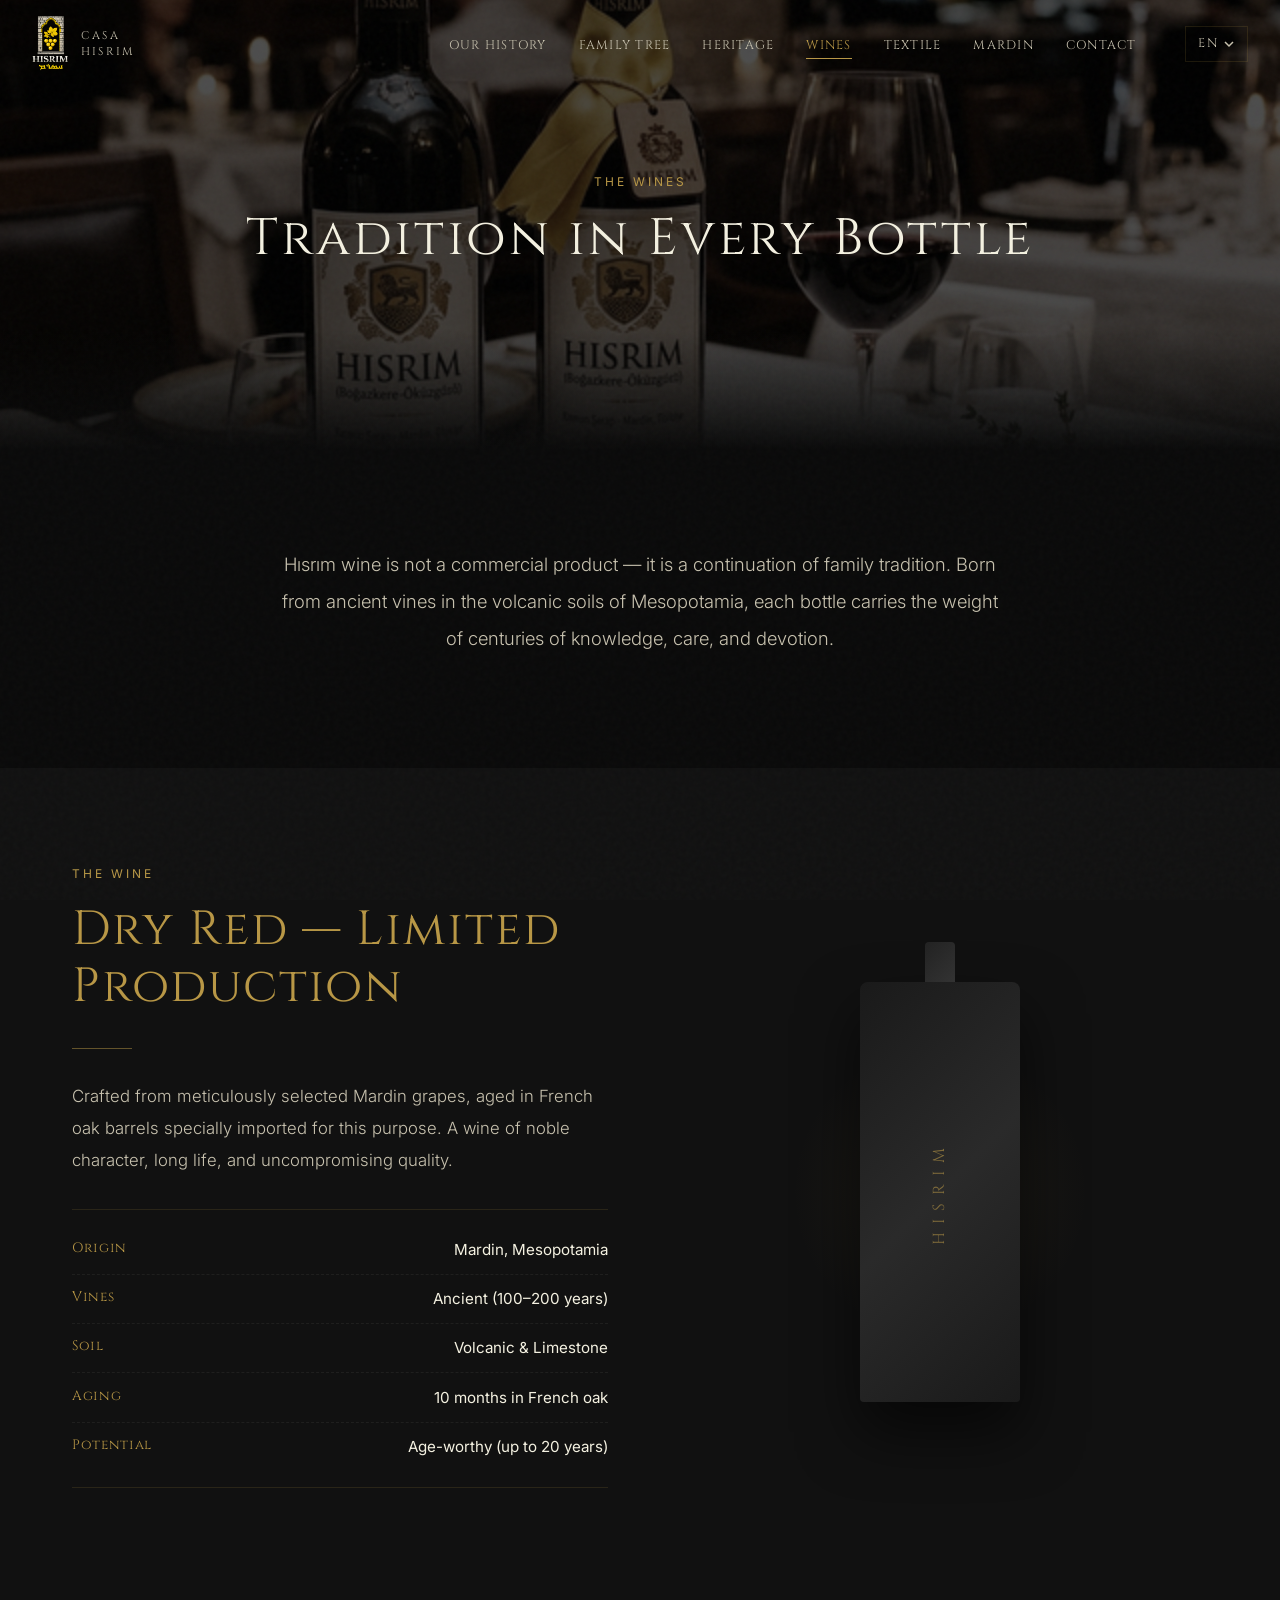
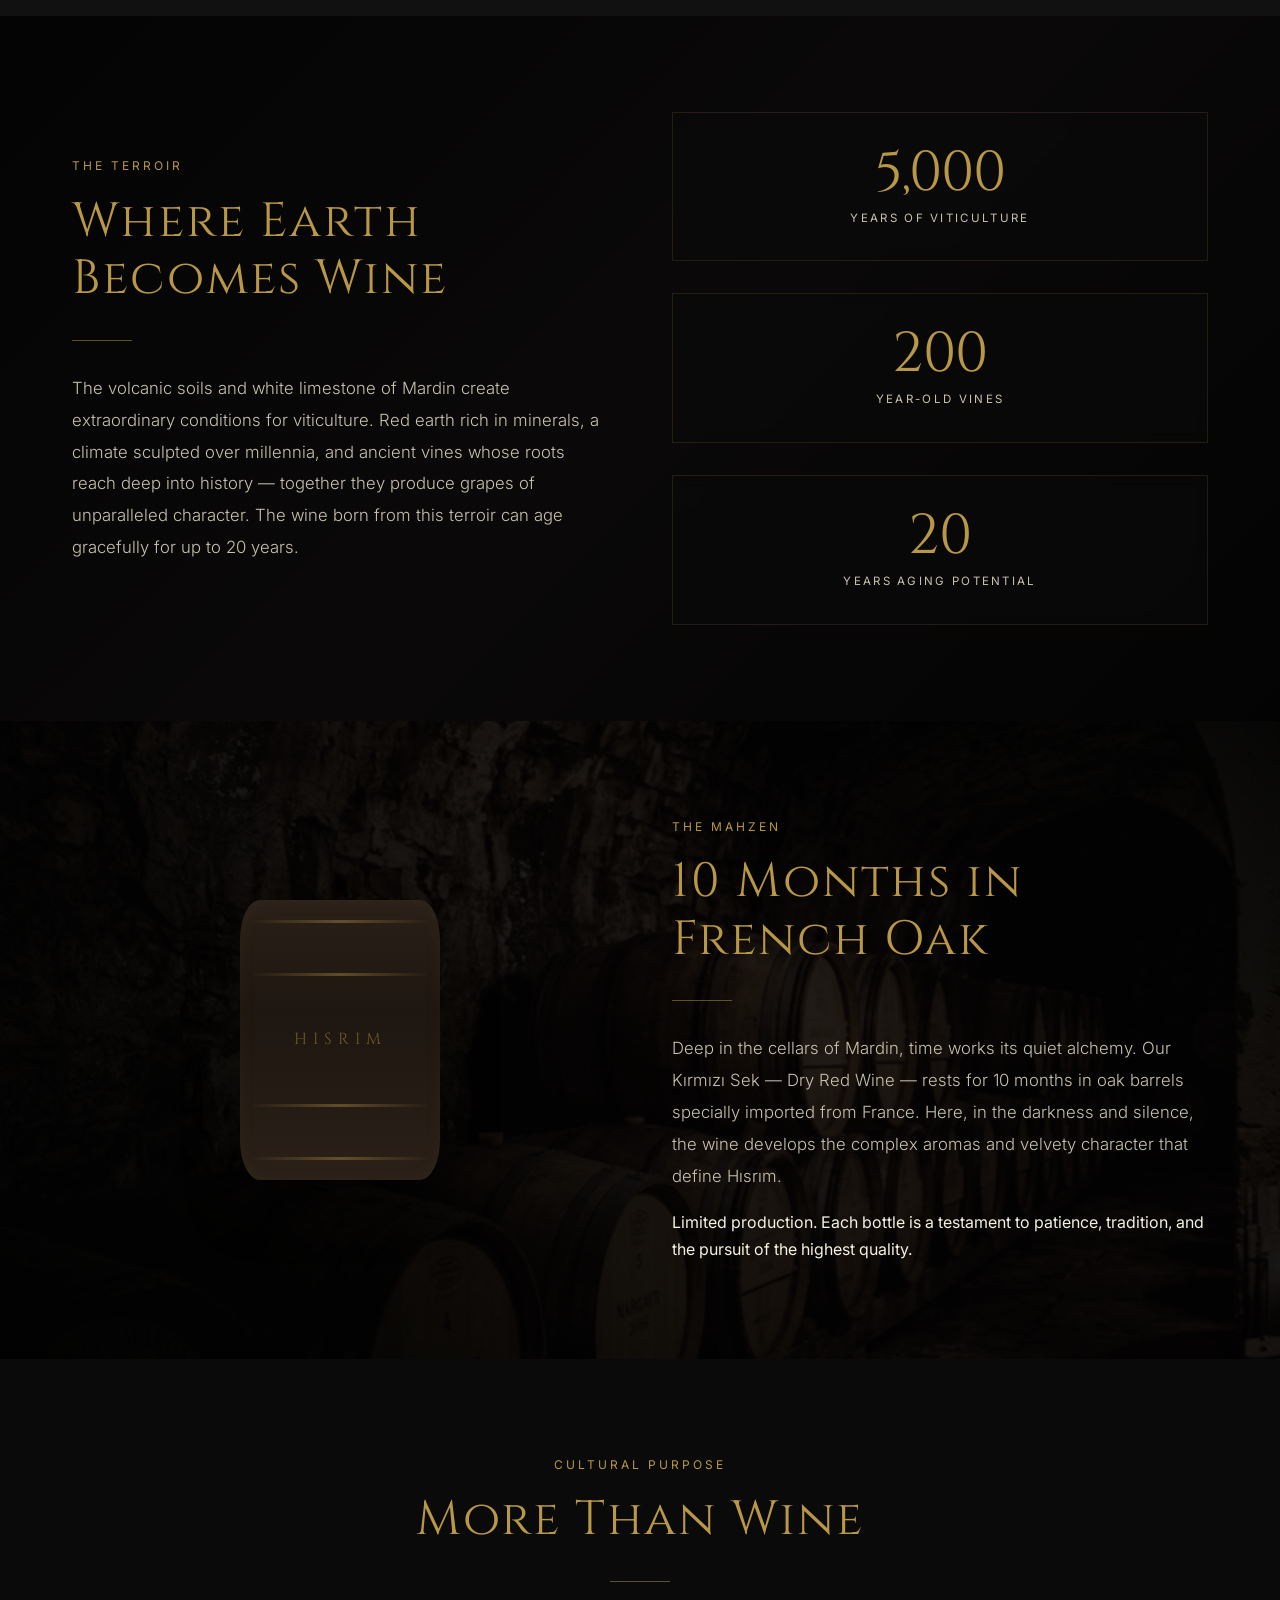
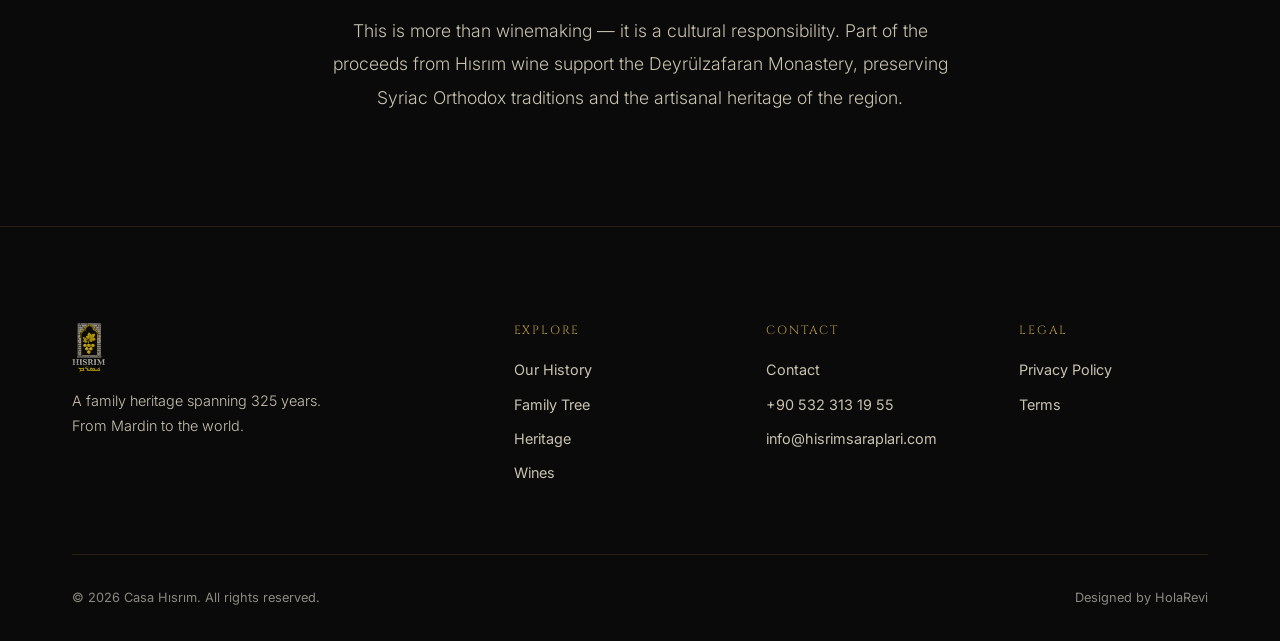
<file: pages/wines.html>
<!DOCTYPE html>
<html lang="en">

<head>
    <meta charset="UTF-8">
    <meta name="viewport" content="width=device-width, initial-scale=1.0">
    <title>The Wines — Casa Hısrım</title>
    <meta name="description"
        content="Hısrım wine — a continuation of family tradition. Limited production dry red wine from ancient vines in Mardin, Mesopotamia.">
    <link rel="icon" type="image/png" href="../assets/logo.png">
    <link rel="preconnect" href="https://fonts.googleapis.com">
    <link rel="preconnect" href="https://fonts.gstatic.com" crossorigin>
    <link
        href="https://fonts.googleapis.com/css2?family=Cinzel:wght@400;500;600&family=Inter:wght@300;400;500&display=swap"
        rel="stylesheet">
    <link rel="stylesheet" href="../css/style.css">
</head>

<body>

    <!-- HEADER -->
    <header class="site-header">
        <div class="header-inner">
            <a href="../index.html" class="site-logo">
                <img src="../assets/logo.png" alt="Hısrım">
                <span class="site-logo-text">Casa<br>Hısrım</span>
            </a>
            <nav class="main-nav">
                <ul class="nav-links">
                    <li><a href="history.html" data-i18n="nav.history">Our History</a></li>
                    <li><a href="genealogy.html" data-i18n="nav.genealogy">Family Tree</a></li>
                    <li><a href="heritage.html" data-i18n="nav.heritage">Heritage</a></li>
                    <li><a href="wines.html" data-i18n="nav.wines">Wines</a></li>
                    <li><a href="textile.html" data-i18n="nav.textile">Textile</a></li>
                    <li><a href="mardin.html" data-i18n="nav.mardin">Mardin</a></li>
                    <li><a href="contact.html" data-i18n="nav.contact">Contact</a></li>
                </ul>
                <div class="lang-selector">
                    <div class="lang-current">
                        <span class="lang-current-text">EN</span>
                        <svg viewBox="0 0 10 6">
                            <path d="M1 1l4 4 4-4" stroke="currentColor" stroke-width="1.5" fill="none" />
                        </svg>
                    </div>
                    <div class="lang-dropdown">
                        <a href="#" data-lang-btn="en">English</a>
                        <a href="#" data-lang-btn="tr">Türkçe</a>
                        <a href="#" data-lang-btn="es">Español</a>
                    </div>
                </div>
                <div class="menu-toggle"><span></span><span></span><span></span></div>
            </nav>
        </div>
    </header>

    <!-- PAGE HERO -->
    <section class="page-hero">
        <div class="page-hero-bg" style="background-image: url('../assets/images/wine-bottles.png');"></div>
        <div class="page-hero-content">
            <span class="section-label" data-i18n="wines.hero-label">The Wines</span>
            <h1 data-i18n="wines.hero-title">Tradition in Every Bottle</h1>
        </div>
    </section>

    <!-- INTRO -->
    <section class="page-section">
        <div class="container" style="max-width: 800px;">
            <p class="reveal" style="font-size: 1.15rem; line-height: 2; text-align: center;"
                data-i18n="wines.intro-text">
                Hısrım wine is not a commercial product — it is a continuation of family tradition. Born from ancient
                vines in the volcanic soils of Mesopotamia, each bottle carries the weight of centuries of knowledge,
                care, and devotion.
            </p>
        </div>
    </section>

    <!-- WINE PRESENTATION -->
    <section class="page-section alt-bg">
        <div class="container">
            <div class="split-layout">
                <div class="reveal-left">
                    <span class="section-label" data-i18n="wines.wine-label">The Wine</span>
                    <h2 data-i18n="wines.wine-title">Dry Red — Limited Production</h2>
                    <div class="section-divider"></div>
                    <p data-i18n="wines.wine-text" style="line-height: 1.9;">
                        Crafted from meticulously selected Mardin grapes, aged in French oak barrels specially imported
                        for this purpose. A wine of noble character, long life, and uncompromising quality.
                    </p>

                    <ul class="wine-specs">
                        <li><strong data-i18n="wines.spec-origin">Origin</strong> <span
                                data-i18n="wines.spec-origin-val">Mardin, Mesopotamia</span></li>
                        <li><strong data-i18n="wines.spec-vines">Vines</strong> <span
                                data-i18n="wines.spec-vines-val">Ancient (100–200 years)</span></li>
                        <li><strong data-i18n="wines.spec-soil">Soil</strong> <span
                                data-i18n="wines.spec-soil-val">Volcanic & Limestone</span></li>
                        <li><strong data-i18n="wines.spec-aging">Aging</strong> <span
                                data-i18n="wines.spec-aging-val">10 months in French oak</span></li>
                        <li><strong data-i18n="wines.spec-potential">Potential</strong> <span
                                data-i18n="wines.spec-potential-val">Age-worthy (up to 20 years)</span></li>
                    </ul>
                </div>
                <div class="reveal-right">
                    <div class="bottle-display">
                        <div class="glow"></div>
                        <div class="bottle-silhouette"></div>
                    </div>
                </div>
            </div>
        </div>
    </section>

    <!-- TERROIR -->
    <section class="terroir-section" id="terroir-section">
        <div class="terroir-bg" style="background-image: url('../assets/images/terroir-volcanic.png');"></div>
        <div class="container">
            <div class="split-layout">
                <div class="reveal-left">
                    <span class="section-label" data-i18n="wines.terroir-label">The Terroir</span>
                    <h2 data-i18n="wines.terroir-title">Where Earth Becomes Wine</h2>
                    <div class="section-divider"></div>
                    <p data-i18n="wines.terroir-text" style="line-height: 1.9;">
                        The volcanic soils and white limestone of Mardin create extraordinary conditions for
                        viticulture. Red earth rich in minerals, a climate sculpted over millennia, and ancient vines
                        whose roots reach deep into history — together they produce grapes of unparalleled character.
                        The wine born from this terroir can age gracefully for up to 20 years.
                    </p>
                </div>
                <div class="reveal-right">
                    <div class="terroir-badges">
                        <div class="terroir-badge">
                            <span class="terroir-badge-num" data-i18n="wines.terroir-badge1-num">5,000</span>
                            <span class="terroir-badge-label" data-i18n="wines.terroir-badge1-label">Years of
                                Viticulture</span>
                        </div>
                        <div class="terroir-badge">
                            <span class="terroir-badge-num" data-i18n="wines.terroir-badge2-num">200</span>
                            <span class="terroir-badge-label" data-i18n="wines.terroir-badge2-label">Year-Old
                                Vines</span>
                        </div>
                        <div class="terroir-badge">
                            <span class="terroir-badge-num" data-i18n="wines.terroir-badge3-num">20</span>
                            <span class="terroir-badge-label" data-i18n="wines.terroir-badge3-label">Years Aging
                                Potential</span>
                        </div>
                    </div>
                </div>
            </div>
        </div>
    </section>

    <!-- MAHZEN / CRIANZA -->
    <section class="mahzen-section" id="mahzen-section">
        <div class="mahzen-bg" style="background-image: url('../assets/images/mahzen-cellar.png');"></div>
        <div class="container">
            <div class="split-layout">
                <div class="reveal-left" style="order: 2;">
                    <span class="section-label" data-i18n="wines.mahzen-label">The Mahzen</span>
                    <h2 data-i18n="wines.mahzen-title">10 Months in French Oak</h2>
                    <div class="section-divider"></div>
                    <p data-i18n="wines.mahzen-text" style="line-height: 1.9;">
                        Deep in the cellars of Mardin, time works its quiet alchemy. Our Kırmızı Sek — Dry Red Wine
                        — rests for 10 months in oak barrels specially imported from France. Here, in the darkness and
                        silence, the wine develops the complex aromas and velvety character that define Hısrım.
                    </p>
                    <div class="era-detail" data-i18n="wines.mahzen-detail">
                        Limited production. Each bottle is a testament to patience, tradition, and the pursuit of the
                        highest quality.
                    </div>
                </div>
                <div class="reveal-right" style="order: 1;">
                    <div class="barrel-display">
                        <div class="barrel-glow"></div>
                        <div class="barrel-silhouette">
                            <div class="barrel-band"></div>
                            <div class="barrel-band"></div>
                            <div class="barrel-brand">HISRIM</div>
                            <div class="barrel-band"></div>
                            <div class="barrel-band"></div>
                        </div>
                    </div>
                </div>
            </div>
        </div>
    </section>

    <!-- CULTURAL PURPOSE -->
    <section class="page-section">
        <div class="container text-center" style="max-width: 800px;">
            <div class="reveal">
                <span class="section-label" data-i18n="wines.legacy-label">Cultural Purpose</span>
                <h2 data-i18n="wines.legacy-title">More Than Wine</h2>
                <div class="section-divider centered"></div>
            </div>
            <p class="reveal delay-1 mx-auto" style="font-size: 1.1rem; line-height: 1.9; max-width: 650px;"
                data-i18n="wines.legacy-text">
                This is more than winemaking — it is a cultural responsibility. Part of the proceeds from Hısrım wine
                support the Deyrülzafaran Monastery, preserving Syriac Orthodox traditions and the artisanal heritage of
                the region.
            </p>
        </div>
    </section>

    <!-- FOOTER -->
    <footer class="site-footer">
        <div class="container">
            <div class="footer-grid">
                <div class="footer-brand">
                    <img src="../assets/logo.png" alt="Hısrım">
                    <p data-i18n="footer.desc">A family heritage spanning 325 years. From Mardin to the world.</p>
                </div>
                <div class="footer-col">
                    <h4 data-i18n="footer.nav-title">Explore</h4>
                    <a href="history.html" data-i18n="nav.history">Our History</a>
                    <a href="genealogy.html" data-i18n="nav.genealogy">Family Tree</a>
                    <a href="heritage.html" data-i18n="nav.heritage">Heritage</a>
                    <a href="wines.html" data-i18n="nav.wines">Wines</a>
                </div>
                <div class="footer-col">
                    <h4 data-i18n="footer.contact-title">Contact</h4>
                    <a href="contact.html" data-i18n="nav.contact">Contact</a>
                    <a href="tel:+905323131955">+90 532 313 19 55</a>
                    <a href="mailto:info@hisrimsaraplari.com">info@hisrimsaraplari.com</a>
                </div>
                <div class="footer-col">
                    <h4 data-i18n="footer.legal-title">Legal</h4>
                    <a href="#" data-i18n="footer.privacy">Privacy Policy</a>
                    <a href="#" data-i18n="footer.terms">Terms</a>
                </div>
            </div>
            <div class="footer-bottom">
                <span data-i18n="footer.copyright">© 2026 Casa Hısrım. All rights reserved.</span>
                <span data-i18n="footer.credit">Designed by HolaRevi</span>
            </div>
        </div>
    </footer>

    <script src="../js/i18n.js"></script>
    <script src="../js/main.js"></script>
</body>

</html>
</file>
<file: css/style.css>
/*
   Casa Hısrım — Family Legacy & Heritage
   Design System: Luxury Heritage Archive
   Palette: Deep Black / Ivory / Aged Gold / Burgundy / Parchment
*/

/* ═══════════════════════════════════════════════════════════════
   CUSTOM PROPERTIES
   ═══════════════════════════════════════════════════════════════ */
:root {
    /* Colors */
    --color-bg: #0a0a0a;
    --color-bg-alt: #111111;
    --color-bg-card: #161616;
    --color-surface: #1a1a1a;
    --color-ivory: #f4f1e1;
    --color-ivory-muted: #c8c2af;
    --color-gold: #b89746;
    --color-gold-dim: rgba(184, 151, 70, 0.25);
    --color-gold-glow: rgba(184, 151, 70, 0.08);
    --color-burgundy: #3e0c15;
    --color-burgundy-light: #5a1423;
    --color-parchment: #d4c5a0;
    --color-stone: #8a7e6b;
    --color-text: #f4f1e1;
    --color-text-muted: rgba(244, 241, 225, 0.55);
    --color-border: rgba(184, 151, 70, 0.15);

    /* Typography */
    --font-display: 'Cinzel', serif;
    --font-body: 'Inter', sans-serif;

    /* Spacing */
    --space-xs: 0.5rem;
    --space-sm: 1rem;
    --space-md: 2rem;
    --space-lg: 4rem;
    --space-xl: 6rem;
    --space-2xl: 10rem;

    /* Transitions */
    --ease-smooth: cubic-bezier(0.25, 1, 0.5, 1);
    --ease-out: cubic-bezier(0.16, 1, 0.3, 1);
    --dur-fast: 0.3s;
    --dur-medium: 0.6s;
    --dur-slow: 1s;
    --dur-reveal: 1.2s;

    /* Layout */
    --max-width: 1200px;
    --header-h: 80px;
}

/* ═══════════════════════════════════════════════════════════════
   RESET & BASE
   ═══════════════════════════════════════════════════════════════ */
*,
*::before,
*::after {
    box-sizing: border-box;
    margin: 0;
    padding: 0;
}

html {
    font-size: 16px;
    scroll-behavior: smooth;
    -webkit-font-smoothing: antialiased;
    -moz-osx-font-smoothing: grayscale;
}

body {
    font-family: var(--font-body);
    background-color: var(--color-bg);
    color: var(--color-text);
    line-height: 1.7;
    overflow-x: hidden;
}

/* Grain overlay for archival texture */
body::after {
    content: '';
    position: fixed;
    inset: 0;
    pointer-events: none;
    z-index: 9998;
    opacity: 0.025;
    background-image: url("data:image/svg+xml,%3Csvg viewBox='0 0 256 256' xmlns='http://www.w3.org/2000/svg'%3E%3Cfilter id='n'%3E%3CfeTurbulence type='fractalNoise' baseFrequency='0.7' numOctaves='4' stitchTiles='stitch'/%3E%3C/filter%3E%3Crect width='100%25' height='100%25' filter='url(%23n)'/%3E%3C/svg%3E");
}

img {
    max-width: 100%;
    height: auto;
    display: block;
}

ul {
    list-style: none;
}

a {
    color: var(--color-gold);
    text-decoration: none;
    transition: color var(--dur-fast) var(--ease-smooth);
}

a:hover {
    color: var(--color-ivory);
}

::selection {
    background: var(--color-gold);
    color: var(--color-bg);
}

/* ═══════════════════════════════════════════════════════════════
   TYPOGRAPHY
   ═══════════════════════════════════════════════════════════════ */
h1,
h2,
h3,
h4,
h5,
h6 {
    font-family: var(--font-display);
    font-weight: 400;
    line-height: 1.2;
    color: var(--color-gold);
}

h1 {
    font-size: clamp(2rem, 4vw, 3.2rem);
    letter-spacing: 0.06em;
}

h2 {
    font-size: clamp(1.8rem, 4vw, 3rem);
    letter-spacing: 0.04em;
}

h3 {
    font-size: clamp(1.3rem, 2.5vw, 1.8rem);
    letter-spacing: 0.03em;
}

h4 {
    font-size: 1.2rem;
    letter-spacing: 0.02em;
}

p {
    font-size: 1.05rem;
    font-weight: 300;
    color: var(--color-ivory-muted);
    margin-bottom: var(--space-sm);
    max-width: 70ch;
}

.section-label {
    display: block;
    font-size: 0.75rem;
    text-transform: uppercase;
    letter-spacing: 0.25em;
    color: var(--color-gold);
    margin-bottom: var(--space-sm);
    font-family: var(--font-body);
    font-weight: 400;
}

.section-divider {
    width: 60px;
    height: 1px;
    background: var(--color-gold);
    margin: var(--space-md) 0;
    opacity: 0.5;
}

.section-divider.centered {
    margin-left: auto;
    margin-right: auto;
}

/* ═══════════════════════════════════════════════════════════════
   LAYOUT
   ═══════════════════════════════════════════════════════════════ */
.container {
    max-width: var(--max-width);
    margin: 0 auto;
    padding: 0 var(--space-md);
}

.page-section {
    padding: var(--space-xl) 0;
    position: relative;
}

.page-section.alt-bg {
    background-color: var(--color-bg-alt);
}

.text-center {
    text-align: center;
}

.mx-auto {
    margin-left: auto;
    margin-right: auto;
}

.split-layout {
    display: grid;
    grid-template-columns: 1fr 1fr;
    gap: var(--space-lg);
    align-items: center;
}

.grid-3 {
    display: grid;
    grid-template-columns: repeat(3, 1fr);
    gap: var(--space-md);
}

.grid-2 {
    display: grid;
    grid-template-columns: repeat(2, 1fr);
    gap: var(--space-md);
}

/* ═══════════════════════════════════════════════════════════════
   HEADER / NAVIGATION
   ═══════════════════════════════════════════════════════════════ */
.site-header {
    position: fixed;
    top: 0;
    left: 0;
    width: 100%;
    z-index: 1000;
    padding: var(--space-sm) 0;
    transition: background var(--dur-medium) var(--ease-smooth),
        padding var(--dur-medium) var(--ease-smooth),
        box-shadow var(--dur-medium) var(--ease-smooth);
}

.site-header.scrolled {
    background: rgba(10, 10, 10, 0.92);
    backdrop-filter: blur(12px);
    -webkit-backdrop-filter: blur(12px);
    padding: 0.6rem 0;
    box-shadow: 0 1px 0 var(--color-border);
}

.header-inner {
    max-width: 1400px;
    margin: 0 auto;
    padding: 0 var(--space-md);
    display: flex;
    justify-content: space-between;
    align-items: center;
}

.site-logo {
    display: flex;
    align-items: center;
    gap: 0.8rem;
}

.site-logo img {
    height: 55px;
    width: auto;
    transition: height var(--dur-medium) var(--ease-smooth);
}

.scrolled .site-logo img {
    height: 42px;
}

.site-logo-text {
    font-family: var(--font-display);
    font-size: 0.7rem;
    letter-spacing: 0.2em;
    text-transform: uppercase;
    color: var(--color-ivory-muted);
    line-height: 1.4;
}

/* Main Nav */
.main-nav {
    display: flex;
    align-items: center;
    gap: var(--space-md);
}

.nav-links {
    display: flex;
    gap: var(--space-md);
}

.nav-links a {
    font-family: var(--font-display);
    font-size: 0.78rem;
    text-transform: uppercase;
    letter-spacing: 0.1em;
    color: var(--color-ivory-muted);
    position: relative;
    padding: 0.3rem 0;
}

.nav-links a::after {
    content: '';
    position: absolute;
    bottom: 0;
    left: 0;
    width: 0;
    height: 1px;
    background: var(--color-gold);
    transition: width var(--dur-fast) var(--ease-smooth);
}

.nav-links a:hover,
.nav-links a.active {
    color: var(--color-gold);
}

.nav-links a:hover::after,
.nav-links a.active::after {
    width: 100%;
}

/* Language Selector */
.lang-selector {
    position: relative;
    cursor: pointer;
    margin-left: var(--space-sm);
}

.lang-current {
    display: flex;
    align-items: center;
    gap: 0.4rem;
    font-family: var(--font-display);
    font-size: 0.78rem;
    letter-spacing: 0.1em;
    color: var(--color-ivory-muted);
    padding: 0.4rem 0.8rem;
    border: 1px solid var(--color-border);
    transition: all var(--dur-fast) var(--ease-smooth);
}

.lang-current:hover {
    border-color: var(--color-gold);
    color: var(--color-gold);
}

.lang-current svg {
    width: 10px;
    height: 10px;
    fill: currentColor;
    transition: transform var(--dur-fast) var(--ease-smooth);
}

.lang-selector.open .lang-current svg {
    transform: rotate(180deg);
}

.lang-dropdown {
    position: absolute;
    top: calc(100% + 6px);
    right: 0;
    min-width: 100%;
    background: var(--color-bg);
    border: 1px solid var(--color-border);
    display: none;
    flex-direction: column;
    z-index: 100;
}

.lang-selector.open .lang-dropdown {
    display: flex;
}

.lang-dropdown a {
    display: block;
    padding: 0.5rem 0.8rem;
    font-family: var(--font-display);
    font-size: 0.78rem;
    letter-spacing: 0.1em;
    color: var(--color-ivory-muted);
    transition: all var(--dur-fast);
}

.lang-dropdown a:hover {
    background: var(--color-gold-glow);
    color: var(--color-gold);
}

/* Mobile Menu */
.menu-toggle {
    display: none;
    flex-direction: column;
    gap: 5px;
    cursor: pointer;
    padding: 8px;
    z-index: 1001;
}

.menu-toggle span {
    display: block;
    width: 24px;
    height: 1.5px;
    background: var(--color-ivory);
    transition: all var(--dur-fast) var(--ease-smooth);
}

.menu-toggle.active span:nth-child(1) {
    transform: rotate(45deg) translate(4px, 4px);
}

.menu-toggle.active span:nth-child(2) {
    opacity: 0;
}

.menu-toggle.active span:nth-child(3) {
    transform: rotate(-45deg) translate(5px, -5px);
}

/* ═══════════════════════════════════════════════════════════════
   HERO
   ═══════════════════════════════════════════════════════════════ */
.hero {
    height: 100vh;
    min-height: 600px;
    display: flex;
    align-items: center;
    justify-content: center;
    text-align: center;
    position: relative;
    overflow: hidden;
    padding-bottom: 4rem;
}

.hero-bg {
    position: absolute;
    inset: 0;
    z-index: -2;
    background: linear-gradient(to bottom,
            rgba(10, 10, 10, 0.3) 0%,
            rgba(10, 10, 10, 0.6) 50%,
            rgba(10, 10, 10, 0.95) 100%);
}

.hero-bg-image {
    position: absolute;
    inset: -5%;
    z-index: -3;
    background-size: cover;
    background-position: center;
    filter: brightness(0.5) saturate(0.7);
    transition: transform 20s linear;
}

.hero-content {
    max-width: 900px;
    padding: 0 var(--space-md);
    z-index: 1;
}

.hero-logo {
    width: 100px;
    max-width: 30%;
    margin: 0 auto var(--space-sm);
    filter: drop-shadow(0 10px 30px rgba(0, 0, 0, 0.6));
}

.hero h1 {
    color: var(--color-ivory);
    font-size: clamp(1.6rem, 3vw, 2.4rem);
    margin-bottom: var(--space-sm);
    text-shadow: 0 4px 30px rgba(0, 0, 0, 0.5);
    max-width: 700px;
    margin-left: auto;
    margin-right: auto;
}

.hero-tagline {
    font-family: var(--font-body);
    font-size: clamp(0.9rem, 1.5vw, 1.05rem);
    font-style: italic;
    font-weight: 300;
    color: var(--color-text-muted);
    line-height: 1.8;
    max-width: 550px;
    margin: 0 auto;
}

.hero-tagline strong {
    color: var(--color-gold);
    font-weight: 400;
}

.scroll-cue {
    position: absolute;
    bottom: 2.5rem;
    left: 50%;
    transform: translateX(-50%);
    display: flex;
    flex-direction: column;
    align-items: center;
    gap: 0.6rem;
    font-size: 0.7rem;
    text-transform: uppercase;
    letter-spacing: 0.2em;
    color: var(--color-ivory-muted);
    opacity: 0.6;
    animation: pulse-scroll 2.5s infinite;
}

.scroll-cue .scroll-line {
    width: 1px;
    height: 40px;
    background: linear-gradient(to bottom, var(--color-gold), transparent);
}

@keyframes pulse-scroll {

    0%,
    100% {
        opacity: 0.4;
        transform: translateX(-50%) translateY(0);
    }

    50% {
        opacity: 0.8;
        transform: translateX(-50%) translateY(5px);
    }
}

/* ═══════════════════════════════════════════════════════════════
   BUTTONS
   ═══════════════════════════════════════════════════════════════ */
.btn {
    display: inline-block;
    padding: 0.9rem 2.5rem;
    font-family: var(--font-display);
    font-size: 0.78rem;
    text-transform: uppercase;
    letter-spacing: 0.15em;
    border: 1px solid var(--color-gold);
    color: var(--color-gold);
    background: transparent;
    cursor: pointer;
    transition: all var(--dur-fast) var(--ease-smooth);
    position: relative;
    overflow: hidden;
}

.btn::before {
    content: '';
    position: absolute;
    inset: 0;
    background: var(--color-gold);
    transform: translateX(-101%);
    transition: transform var(--dur-fast) var(--ease-smooth);
    z-index: -1;
}

.btn:hover {
    color: var(--color-bg);
}

.btn:hover::before {
    transform: translateX(0);
}

/* ═══════════════════════════════════════════════════════════════
   PREVIEW / PORTAL CARDS (Home gateway)
   ═══════════════════════════════════════════════════════════════ */
.portal-grid {
    display: grid;
    grid-template-columns: repeat(auto-fit, minmax(280px, 1fr));
    gap: 1.5rem;
}

.portal-card {
    position: relative;
    height: 380px;
    overflow: hidden;
    display: flex;
    align-items: flex-end;
    padding: var(--space-md);
    border: 1px solid var(--color-border);
    transition: border-color var(--dur-medium) var(--ease-smooth);
    text-decoration: none;
    background: var(--color-bg-card);
}

.portal-card-bg {
    position: absolute;
    inset: 0;
    background-size: cover;
    background-position: center;
    filter: brightness(0.35) saturate(0.7);
    transition: transform 1.5s var(--ease-out),
        filter 1.5s var(--ease-out);
}

.portal-card:hover .portal-card-bg {
    transform: scale(1.08);
    filter: brightness(0.5) saturate(0.9);
}

.portal-card:hover {
    border-color: var(--color-gold);
}

.portal-card-content {
    position: relative;
    z-index: 2;
}

.portal-card-content .section-label {
    margin-bottom: 0.3rem;
}

.portal-card-content h3 {
    font-size: 1.6rem;
    color: var(--color-ivory);
    margin-bottom: 0.3rem;
    text-shadow: 0 2px 15px rgba(0, 0, 0, 0.8);
}

.portal-card-content p {
    font-size: 0.85rem;
    color: var(--color-ivory-muted);
    margin: 0;
    text-transform: uppercase;
    letter-spacing: 0.1em;
}

/* ═══════════════════════════════════════════════════════════════
   TIMELINE
   ═══════════════════════════════════════════════════════════════ */
.timeline {
    position: relative;
    max-width: 800px;
    margin: var(--space-lg) auto 0;
    padding: var(--space-md) 0;
}

.timeline::before {
    content: '';
    position: absolute;
    top: 0;
    left: 50%;
    width: 1px;
    height: 100%;
    background: linear-gradient(to bottom, transparent, var(--color-gold), transparent);
    transform: translateX(-50%);
}

.timeline-node {
    position: relative;
    margin-bottom: var(--space-lg);
    width: 47%;
}

.timeline-node:nth-child(odd) {
    text-align: right;
    padding-right: var(--space-md);
}

.timeline-node:nth-child(even) {
    margin-left: 53%;
    padding-left: var(--space-md);
}

.timeline-node::after {
    content: '';
    position: absolute;
    top: 0.5rem;
    width: 10px;
    height: 10px;
    background: var(--color-bg);
    border: 2px solid var(--color-gold);
    border-radius: 50%;
}

.timeline-node:nth-child(odd)::after {
    right: calc(-5px - var(--space-md) + var(--space-md));
    right: -5px;
    transform: translateX(calc(50% + var(--space-md)));
}

.timeline-node:nth-child(even)::after {
    left: -5px;
    transform: translateX(calc(-50% - var(--space-md)));
}

.timeline-year {
    font-family: var(--font-display);
    font-size: 1.6rem;
    color: var(--color-gold);
    margin-bottom: var(--space-xs);
}

.timeline-node h4 {
    color: var(--color-ivory);
    margin-bottom: var(--space-xs);
}

.timeline-node p {
    font-size: 0.95rem;
    line-height: 1.6;
}

/* ═══════════════════════════════════════════════════════════════
   HERITAGE / MUSEUM CARDS
   ═══════════════════════════════════════════════════════════════ */
.heritage-card {
    background: var(--color-bg-card);
    border: 1px solid var(--color-border);
    overflow: hidden;
    transition: border-color var(--dur-medium) var(--ease-smooth),
        transform var(--dur-medium) var(--ease-smooth);
}

.heritage-card:hover {
    border-color: var(--color-gold);
    transform: translateY(-4px);
}

.heritage-card-img {
    width: 100%;
    height: 260px;
    background: var(--color-surface);
    background-size: cover;
    background-position: center;
    position: relative;
    overflow: hidden;
}

.heritage-card-img::after {
    content: '';
    position: absolute;
    inset: 0;
    background: linear-gradient(to top, var(--color-bg-card) 0%, transparent 40%);
}

.heritage-card-body {
    padding: var(--space-md);
}

.heritage-card-body .meta {
    font-size: 0.75rem;
    text-transform: uppercase;
    letter-spacing: 0.15em;
    color: var(--color-gold);
    margin-bottom: var(--space-xs);
}

.heritage-card-body h4 {
    color: var(--color-ivory);
    margin-bottom: var(--space-xs);
}

.heritage-card-body p {
    font-size: 0.92rem;
}

/* ═══════════════════════════════════════════════════════════════
   WINE SECTION
   ═══════════════════════════════════════════════════════════════ */
.wine-specs {
    list-style: none;
    border-top: 1px solid var(--color-border);
    border-bottom: 1px solid var(--color-border);
    padding: var(--space-sm) 0;
    margin: var(--space-md) 0;
}

.wine-specs li {
    display: flex;
    justify-content: space-between;
    padding: 0.7rem 0;
    border-bottom: 1px dashed rgba(244, 241, 225, 0.06);
    font-size: 0.95rem;
}

.wine-specs li:last-child {
    border-bottom: none;
}

.wine-specs strong {
    color: var(--color-gold);
    font-weight: 400;
    font-family: var(--font-display);
    font-size: 0.85rem;
    letter-spacing: 0.05em;
}

/* Wine bottle placeholder */
.bottle-display {
    display: flex;
    justify-content: center;
    align-items: center;
    height: 500px;
    position: relative;
}

.bottle-display .glow {
    position: absolute;
    width: 300px;
    height: 300px;
    border-radius: 50%;
    background: radial-gradient(circle, var(--color-gold-glow), transparent 70%);
}

.bottle-silhouette {
    width: 160px;
    height: 420px;
    background: linear-gradient(135deg, #1a1a1a 0%, #2a2a2a 50%, #1a1a1a 100%);
    border-radius: 8px 8px 4px 4px;
    position: relative;
    box-shadow: 0 30px 60px rgba(0, 0, 0, 0.6);
}

.bottle-silhouette::before {
    content: '';
    position: absolute;
    top: -40px;
    left: 50%;
    transform: translateX(-50%);
    width: 30px;
    height: 40px;
    background: linear-gradient(135deg, #222, #333);
    border-radius: 4px 4px 0 0;
}

.bottle-silhouette::after {
    content: 'HISRIM';
    position: absolute;
    top: 50%;
    left: 50%;
    transform: translate(-50%, -50%) rotate(-90deg);
    font-family: var(--font-display);
    color: var(--color-gold);
    letter-spacing: 8px;
    font-size: 1rem;
    opacity: 0.6;
}

/* ═══════════════════════════════════════════════════════════════
   PAGE HERO (for inner pages)
   ═══════════════════════════════════════════════════════════════ */
.page-hero {
    height: 50vh;
    min-height: 350px;
    display: flex;
    align-items: center;
    justify-content: center;
    text-align: center;
    position: relative;
    overflow: hidden;
    background: var(--color-bg-alt);
}

.page-hero::after {
    content: '';
    position: absolute;
    bottom: 0;
    left: 0;
    width: 100%;
    height: 120px;
    background: linear-gradient(to top, var(--color-bg), transparent);
    z-index: 1;
}

.page-hero-bg {
    position: absolute;
    inset: 0;
    background-size: cover;
    background-position: center;
    filter: brightness(0.3) saturate(0.6);
}

.page-hero-content {
    position: relative;
    z-index: 2;
    padding: 0 var(--space-md);
}

.page-hero-content h1 {
    color: var(--color-ivory);
    margin-bottom: var(--space-xs);
}

.page-hero-content .section-label {
    margin-bottom: var(--space-sm);
}

/* ═══════════════════════════════════════════════════════════════
   QUOTE / BLOCKQUOTE
   ═══════════════════════════════════════════════════════════════ */
blockquote {
    border-left: 2px solid var(--color-gold);
    padding-left: var(--space-md);
    margin: var(--space-lg) 0;
    font-family: var(--font-display);
    font-size: 1.3rem;
    font-style: italic;
    color: var(--color-ivory-muted);
    line-height: 1.7;
    max-width: 700px;
}

blockquote cite {
    display: block;
    margin-top: var(--space-sm);
    font-size: 0.85rem;
    font-style: normal;
    letter-spacing: 0.1em;
    color: var(--color-gold);
}

/* ═══════════════════════════════════════════════════════════════
   PLACEHOLDER (for future content)
   ═══════════════════════════════════════════════════════════════ */
.placeholder-block {
    padding: var(--space-lg);
    text-align: center;
    border: 1px dashed var(--color-border);
    background: var(--color-bg-card);
}

.placeholder-block .section-label {
    margin-bottom: var(--space-sm);
}

.placeholder-block p {
    margin: 0 auto;
    font-style: italic;
    color: var(--color-text-muted);
}

/* ═══════════════════════════════════════════════════════════════
   TERROIR SECTION
   ═══════════════════════════════════════════════════════════════ */
.terroir-section {
    position: relative;
    padding: var(--space-xl) 0;
    overflow: hidden;
}

.terroir-bg {
    position: absolute;
    inset: 0;
    z-index: 0;
    background-size: cover;
    background-position: center;
    background-attachment: fixed;
    filter: brightness(0.25) saturate(0.6);
}

.terroir-bg::after {
    content: '';
    position: absolute;
    inset: 0;
    background: linear-gradient(135deg,
            rgba(10, 10, 10, 0.85) 0%,
            rgba(62, 12, 21, 0.25) 50%,
            rgba(10, 10, 10, 0.9) 100%);
}

.terroir-section .container {
    position: relative;
    z-index: 2;
}

.terroir-badges {
    display: grid;
    grid-template-columns: 1fr;
    gap: var(--space-md);
}

.terroir-badge {
    text-align: center;
    padding: var(--space-md);
    border: 1px solid var(--color-border);
    background: rgba(10, 10, 10, 0.6);
    backdrop-filter: blur(8px);
    -webkit-backdrop-filter: blur(8px);
    transition: border-color var(--dur-medium) var(--ease-smooth),
        transform var(--dur-medium) var(--ease-smooth);
}

.terroir-badge:hover {
    border-color: var(--color-gold);
    transform: translateY(-4px);
}

.terroir-badge-num {
    display: block;
    font-family: var(--font-display);
    font-size: clamp(2.5rem, 5vw, 3.5rem);
    color: var(--color-gold);
    line-height: 1;
    margin-bottom: var(--space-xs);
}

.terroir-badge-label {
    display: block;
    font-size: 0.72rem;
    text-transform: uppercase;
    letter-spacing: 0.2em;
    color: var(--color-ivory-muted);
}

/* ═══════════════════════════════════════════════════════════════
   MAHZEN / CRIANZA SECTION
   ═══════════════════════════════════════════════════════════════ */
.mahzen-section {
    position: relative;
    padding: var(--space-xl) 0;
    overflow: hidden;
    background: var(--color-bg);
}

.mahzen-bg {
    position: absolute;
    inset: 0;
    z-index: 0;
    background-size: cover;
    background-position: center;
    filter: brightness(0.2) saturate(0.5);
}

.mahzen-bg::after {
    content: '';
    position: absolute;
    inset: 0;
    background: linear-gradient(225deg,
            rgba(10, 10, 10, 0.9) 0%,
            rgba(62, 12, 21, 0.35) 40%,
            rgba(10, 10, 10, 0.95) 100%);
}

.mahzen-section .container {
    position: relative;
    z-index: 2;
}

/* Barrel Display */
.barrel-display {
    display: flex;
    justify-content: center;
    align-items: center;
    height: 420px;
    position: relative;
}

.barrel-glow {
    position: absolute;
    width: 260px;
    height: 260px;
    border-radius: 50%;
    background: radial-gradient(circle, rgba(184, 151, 70, 0.1), transparent 70%);
    transition: all 1s var(--ease-smooth);
}

.barrel-display:hover .barrel-glow {
    width: 320px;
    height: 320px;
    background: radial-gradient(circle, rgba(184, 151, 70, 0.18), transparent 70%);
    animation: glowPulse 2s ease-in-out infinite;
}

@keyframes glowPulse {

    0%,
    100% {
        opacity: 1;
        transform: scale(1);
    }

    50% {
        opacity: 0.7;
        transform: scale(1.08);
    }
}

.barrel-silhouette {
    width: 200px;
    height: 280px;
    background: linear-gradient(180deg, #2a2018 0%, #1e1610 40%, #2a2018 100%);
    border-radius: 20px / 40px;
    position: relative;
    box-shadow: 0 25px 50px rgba(0, 0, 0, 0.5),
        inset 0 2px 20px rgba(184, 151, 70, 0.05);
    display: flex;
    flex-direction: column;
    justify-content: space-between;
    align-items: center;
    padding: 20px 0;
    transition: transform var(--dur-medium) var(--ease-smooth);
}

.barrel-display:hover .barrel-silhouette {
    transform: translateY(-6px);
}

.barrel-band {
    width: 90%;
    height: 3px;
    background: linear-gradient(90deg, transparent, rgba(184, 151, 70, 0.4), transparent);
    border-radius: 2px;
}

.barrel-brand {
    font-family: var(--font-display);
    font-size: 1rem;
    letter-spacing: 6px;
    color: var(--color-gold);
    opacity: 0.5;
    transition: opacity var(--dur-fast) var(--ease-smooth);
}

.barrel-display:hover .barrel-brand {
    opacity: 0.8;
}

/* ═══════════════════════════════════════════════════════════════
   WINE TEASER (Homepage)
   ═══════════════════════════════════════════════════════════════ */
.wine-teaser {
    padding: var(--space-2xl) 0;
    position: relative;
    overflow: hidden;
    background: var(--color-bg);
}

.wine-teaser-bg {
    position: absolute;
    inset: 0;
    background: radial-gradient(ellipse at center bottom,
            rgba(62, 12, 21, 0.2) 0%,
            transparent 60%);
    pointer-events: none;
}

.wine-teaser-title {
    color: var(--color-ivory) !important;
    font-size: clamp(1.6rem, 3vw, 2.4rem) !important;
}

.wine-teaser-visual {
    display: flex;
    justify-content: center;
    align-items: center;
    height: 320px;
    position: relative;
    margin: 0 auto;
}

.wine-teaser-visual .glow {
    width: 200px;
    height: 200px;
}

.wine-teaser-visual .bottle-silhouette {
    width: 100px;
    height: 280px;
}

/* ═══════════════════════════════════════════════════════════════
   IMMERSIVE TIMELINE
   ═══════════════════════════════════════════════════════════════ */
.immersive-timeline {
    position: relative;
    overflow: hidden;
}

.timeline-era {
    position: relative;
    min-height: 100vh;
    display: flex;
    align-items: center;
    overflow: hidden;
}

.timeline-era-bg {
    position: absolute;
    inset: 0;
    z-index: 0;
    background-size: cover;
    background-position: center;
    background-attachment: fixed;
    transition: opacity 1.5s var(--ease-smooth);
}

.timeline-era-bg::after {
    content: '';
    position: absolute;
    inset: 0;
    background: linear-gradient(135deg,
            rgba(10, 10, 10, 0.88) 0%,
            rgba(10, 10, 10, 0.7) 50%,
            rgba(10, 10, 10, 0.92) 100%);
}

/* Alternating gradient overlay for visual variety */
.timeline-era:nth-child(even) .timeline-era-bg::after {
    background: linear-gradient(225deg,
            rgba(10, 10, 10, 0.9) 0%,
            rgba(62, 12, 21, 0.3) 50%,
            rgba(10, 10, 10, 0.92) 100%);
}

.timeline-era-content {
    position: relative;
    z-index: 2;
    max-width: 1200px;
    margin: 0 auto;
    padding: var(--space-xl) var(--space-md);
    display: grid;
    grid-template-columns: 200px 1fr;
    gap: var(--space-lg);
    align-items: start;
}

.timeline-era-year {
    font-family: var(--font-display);
    font-size: clamp(4rem, 8vw, 7rem);
    color: var(--color-gold);
    line-height: 1;
    opacity: 0.2;
    position: sticky;
    top: 40vh;
    transition: opacity 0.8s var(--ease-smooth);
}

.timeline-era.visible .timeline-era-year {
    opacity: 0.4;
}

.timeline-era-body {
    padding: var(--space-lg) 0;
}

.timeline-era-body .section-label {
    font-size: 0.7rem;
    margin-bottom: var(--space-xs);
}

.timeline-era-body h3 {
    font-size: clamp(1.8rem, 3vw, 2.6rem);
    color: var(--color-ivory);
    margin-bottom: var(--space-md);
    line-height: 1.3;
}

.timeline-era-body p {
    font-size: 1.05rem;
    line-height: 2;
    max-width: 600px;
    color: var(--color-ivory-muted);
}

.timeline-era-body .era-detail {
    margin-top: var(--space-md);
    padding-top: var(--space-md);
    border-top: 1px solid var(--color-border);
    font-size: 0.85rem;
    font-style: italic;
    color: var(--color-text-muted);
    max-width: 500px;
}

/* Timeline vertical progress line */
.timeline-progress {
    position: fixed;
    top: 0;
    left: 40px;
    width: 2px;
    height: 100vh;
    z-index: 100;
    pointer-events: none;
    opacity: 0;
    transition: opacity 0.5s;
}

.timeline-progress.active {
    opacity: 1;
}

.timeline-progress-track {
    width: 100%;
    height: 100%;
    background: rgba(184, 151, 70, 0.1);
    position: relative;
}

.timeline-progress-fill {
    width: 100%;
    height: 0%;
    background: linear-gradient(to bottom, var(--color-gold), rgba(184, 151, 70, 0.3));
    transition: height 0.1s linear;
    border-radius: 0 0 2px 2px;
}

.timeline-progress-dot {
    position: absolute;
    left: 50%;
    transform: translateX(-50%);
    width: 10px;
    height: 10px;
    background: var(--color-gold);
    border-radius: 50%;
    box-shadow: 0 0 15px rgba(184, 151, 70, 0.4);
    transition: top 0.1s linear;
}

/* Era divider with decorative element */
.era-divider {
    display: flex;
    align-items: center;
    justify-content: center;
    padding: var(--space-lg) 0;
    position: relative;
}

.era-divider::before {
    content: '';
    width: 80px;
    height: 1px;
    background: linear-gradient(to right, transparent, var(--color-gold), transparent);
}

.era-divider-icon {
    width: 30px;
    height: 30px;
    margin: 0 var(--space-sm);
    opacity: 0.3;
}

/* ═══════════════════════════════════════════════════════════════
   LIVE FAMILY COUNTER
   ═══════════════════════════════════════════════════════════════ */
.family-stats {
    padding: var(--space-2xl) 0;
    position: relative;
    overflow: hidden;
}

.family-stats::before {
    content: '';
    position: absolute;
    inset: 0;
    background: radial-gradient(ellipse at center, rgba(184, 151, 70, 0.04) 0%, transparent 70%);
    pointer-events: none;
}

.stats-grid {
    display: grid;
    grid-template-columns: repeat(4, 1fr);
    gap: var(--space-md);
    max-width: var(--max-width);
    margin: 0 auto;
    padding: 0 var(--space-md);
}

.stat-item {
    text-align: center;
    padding: var(--space-lg) var(--space-sm);
    position: relative;
}

.stat-item::after {
    content: '';
    position: absolute;
    right: 0;
    top: 25%;
    height: 50%;
    width: 1px;
    background: linear-gradient(to bottom, transparent, var(--color-gold-dim), transparent);
}

.stat-item:last-child::after {
    display: none;
}

.stat-number {
    font-family: var(--font-display);
    font-size: clamp(3rem, 6vw, 4.5rem);
    color: var(--color-gold);
    line-height: 1;
    margin-bottom: var(--space-xs);
    display: block;
    letter-spacing: -0.02em;
}

.stat-number .stat-suffix {
    font-size: 0.6em;
    opacity: 0.7;
    margin-left: 2px;
}

.stat-label {
    font-family: var(--font-display);
    font-size: 0.75rem;
    text-transform: uppercase;
    letter-spacing: 0.2em;
    color: var(--color-ivory-muted);
    display: block;
    margin-bottom: var(--space-xs);
}

.stat-detail {
    font-size: 0.8rem;
    color: var(--color-text-muted);
    font-style: italic;
    line-height: 1.5;
}

/* Stat animation */
.stat-item .stat-number {
    opacity: 0;
    transform: translateY(20px);
    transition: opacity 0.8s var(--ease-smooth),
        transform 0.8s var(--ease-smooth);
}

.stat-item.visible .stat-number {
    opacity: 1;
    transform: translateY(0);
}

.stat-item .stat-label,
.stat-item .stat-detail {
    opacity: 0;
    transition: opacity 0.6s var(--ease-smooth) 0.3s;
}

.stat-item.visible .stat-label,
.stat-item.visible .stat-detail {
    opacity: 1;
}

/* ═══════════════════════════════════════════════════════════════
   FOOTER
   ═══════════════════════════════════════════════════════════════ */
.site-footer {
    background: var(--color-bg);
    border-top: 1px solid var(--color-border);
    padding: var(--space-xl) 0 var(--space-md);
}

.footer-grid {
    display: grid;
    grid-template-columns: 2fr 1fr 1fr 1fr;
    gap: var(--space-lg);
    padding-bottom: var(--space-lg);
    border-bottom: 1px solid var(--color-border);
}

.footer-brand img {
    height: 50px;
    width: auto;
    margin-bottom: var(--space-sm);
    opacity: 0.7;
}

.footer-brand p {
    font-size: 0.9rem;
    max-width: 280px;
}

.footer-col h4 {
    font-size: 0.75rem;
    text-transform: uppercase;
    letter-spacing: 0.15em;
    color: var(--color-gold);
    margin-bottom: var(--space-sm);
}

.footer-col a {
    display: block;
    padding: 0.3rem 0;
    font-size: 0.9rem;
    color: var(--color-ivory-muted);
}

.footer-col a:hover {
    color: var(--color-gold);
}

.footer-bottom {
    display: flex;
    justify-content: space-between;
    align-items: center;
    padding-top: var(--space-md);
    font-size: 0.8rem;
    color: var(--color-text-muted);
}

.footer-bottom a {
    color: var(--color-text-muted);
    margin-left: var(--space-sm);
}

/* ═══════════════════════════════════════════════════════════════
   CONTACT FORM AREA
   ═══════════════════════════════════════════════════════════════ */
.contact-box {
    background: var(--color-bg-card);
    border: 1px solid var(--color-border);
    padding: var(--space-lg);
    max-width: 800px;
    margin: 0 auto;
}

.contact-info-grid {
    display: grid;
    grid-template-columns: repeat(auto-fit, minmax(200px, 1fr));
    gap: var(--space-md);
    padding: var(--space-md) 0;
    margin: var(--space-md) 0;
    border-top: 1px solid var(--color-border);
    border-bottom: 1px solid var(--color-border);
}

.contact-item .label {
    display: block;
    font-size: 0.72rem;
    text-transform: uppercase;
    letter-spacing: 0.15em;
    color: var(--color-gold);
    margin-bottom: var(--space-xs);
}

.contact-item a,
.contact-item p {
    font-size: 0.95rem;
    color: var(--color-ivory-muted);
    margin: 0;
}

/* ═══════════════════════════════════════════════════════════════
   REVEAL ANIMATIONS
   ═══════════════════════════════════════════════════════════════ */
.reveal {
    opacity: 0;
    transform: translateY(30px);
    transition: opacity var(--dur-reveal) var(--ease-out),
        transform var(--dur-reveal) var(--ease-out);
}

.reveal.visible {
    opacity: 1;
    transform: translateY(0);
}

.reveal-left {
    opacity: 0;
    transform: translateX(-40px);
    transition: opacity var(--dur-reveal) var(--ease-out),
        transform var(--dur-reveal) var(--ease-out);
}

.reveal-left.visible {
    opacity: 1;
    transform: translateX(0);
}

.reveal-right {
    opacity: 0;
    transform: translateX(40px);
    transition: opacity var(--dur-reveal) var(--ease-out),
        transform var(--dur-reveal) var(--ease-out);
}

.reveal-right.visible {
    opacity: 1;
    transform: translateX(0);
}

.reveal-scale {
    opacity: 0;
    transform: scale(0.94);
    transition: opacity var(--dur-reveal) var(--ease-out),
        transform var(--dur-reveal) var(--ease-out);
}

.reveal-scale.visible {
    opacity: 1;
    transform: scale(1);
}

/* Stagger delays */
.delay-1 {
    transition-delay: 0.15s;
}

.delay-2 {
    transition-delay: 0.3s;
}

.delay-3 {
    transition-delay: 0.45s;
}

.delay-4 {
    transition-delay: 0.6s;
}

/* ═══════════════════════════════════════════════════════════════
   GENEALOGY TREE
   ═══════════════════════════════════════════════════════════════ */
.genealogy-tree {
    display: flex;
    flex-direction: column;
    align-items: center;
    gap: var(--space-md);
    padding: var(--space-lg) 0;
}

.gen-level {
    display: flex;
    gap: var(--space-md);
    justify-content: center;
    flex-wrap: wrap;
    position: relative;
}

.gen-level::before {
    content: '';
    position: absolute;
    top: -var(--space-md);
    left: 50%;
    width: 1px;
    height: var(--space-md);
    background: var(--color-gold-dim);
    display: none;
}

.gen-level+.gen-level::before {
    display: block;
}

.gen-person {
    text-align: center;
    padding: var(--space-sm) var(--space-md);
    border: 1px solid var(--color-border);
    background: var(--color-bg-card);
    min-width: 180px;
    transition: border-color var(--dur-fast) var(--ease-smooth);
}

.gen-person:hover {
    border-color: var(--color-gold);
}

.gen-person-photo {
    width: 70px;
    height: 70px;
    border-radius: 50%;
    background: var(--color-surface);
    margin: 0 auto var(--space-xs);
    border: 2px solid var(--color-border);
    display: flex;
    align-items: center;
    justify-content: center;
    color: var(--color-text-muted);
    font-size: 0.7rem;
    text-transform: uppercase;
    letter-spacing: 0.1em;
}

.gen-person h4 {
    color: var(--color-ivory);
    font-size: 0.95rem;
    margin-bottom: 0.2rem;
}

.gen-person .gen-dates {
    font-size: 0.78rem;
    color: var(--color-text-muted);
}

/* ═══════════════════════════════════════════════════════════════
   RESPONSIVE
   ═══════════════════════════════════════════════════════════════ */
@media (max-width: 1024px) {
    .footer-grid {
        grid-template-columns: 1fr 1fr;
    }

    .grid-3 {
        grid-template-columns: repeat(2, 1fr);
    }
}

@media (max-width: 768px) {
    :root {
        --space-xl: 4rem;
        --space-2xl: 6rem;
    }

    /* Mobile nav */
    .nav-links {
        display: none;
        position: fixed;
        top: 0;
        left: 0;
        width: 100%;
        height: 100vh;
        background: rgba(10, 10, 10, 0.98);
        flex-direction: column;
        align-items: center;
        justify-content: center;
        gap: var(--space-md);
        z-index: 999;
    }

    .nav-links.open {
        display: flex;
    }

    .nav-links a {
        font-size: 1.1rem;
    }

    .menu-toggle {
        display: flex;
    }

    .lang-selector {
        position: fixed;
        bottom: 2rem;
        right: 2rem;
        z-index: 1000;
        display: none;
    }

    .nav-links.open~.lang-selector {
        display: block;
    }

    /* Layouts */
    .split-layout {
        grid-template-columns: 1fr;
        gap: var(--space-md);
    }

    .grid-2,
    .grid-3 {
        grid-template-columns: 1fr;
    }

    .portal-grid {
        grid-template-columns: 1fr;
    }

    .portal-card {
        height: 280px;
    }

    /* Hero */
    .hero {
        min-height: 100vh;
    }

    .hero-logo {
        width: 200px;
    }

    /* Footer */
    .footer-grid {
        grid-template-columns: 1fr;
        gap: var(--space-md);
    }

    .footer-bottom {
        flex-direction: column;
        gap: var(--space-sm);
        text-align: center;
    }

    /* Page hero */
    .page-hero {
        height: 40vh;
        min-height: 280px;
    }

    /* Timeline */
    .timeline::before {
        left: 20px;
    }

    .timeline-node,
    .timeline-node:nth-child(even) {
        width: 100%;
        margin-left: 0;
        padding-left: calc(20px + var(--space-md));
        padding-right: 0;
        text-align: left;
    }

    .timeline-node::after,
    .timeline-node:nth-child(odd)::after,
    .timeline-node:nth-child(even)::after {
        left: 15px;
        right: auto;
        transform: none;
    }

    /* Genealogy */
    .gen-level {
        flex-direction: column;
        align-items: center;
    }

    /* Bottle */
    .bottle-display {
        height: 350px;
    }

    .bottle-silhouette {
        width: 120px;
        height: 300px;
    }

    /* Immersive Timeline */
    .timeline-era-content {
        grid-template-columns: 1fr;
        gap: var(--space-sm);
    }

    .timeline-era-year {
        position: relative;
        top: auto;
        font-size: clamp(3rem, 12vw, 5rem);
    }

    .timeline-era {
        min-height: auto;
        padding: var(--space-xl) 0;
    }

    .timeline-era-bg {
        background-attachment: scroll;
    }

    .timeline-progress {
        left: 15px;
    }

    /* Stats Counter */
    .stats-grid {
        grid-template-columns: repeat(2, 1fr);
    }

    .stat-item:nth-child(2)::after {
        display: none;
    }

    /* Terroir */
    .terroir-bg {
        background-attachment: scroll;
    }

    /* Barrel */
    .barrel-display {
        height: 300px;
    }

    .barrel-silhouette {
        width: 150px;
        height: 210px;
    }

    /* Wine Teaser */
    .wine-teaser-visual {
        height: 240px;
    }

    .wine-teaser-visual .bottle-silhouette {
        width: 80px;
        height: 210px;
    }
}

@media (max-width: 480px) {
    html {
        font-size: 15px;
    }

    .contact-box {
        padding: var(--space-md);
    }

    .hero-tagline {
        font-size: 0.95rem;
    }

    .stats-grid {
        grid-template-columns: 1fr 1fr;
        gap: var(--space-sm);
    }

    .stat-number {
        font-size: clamp(2.5rem, 10vw, 3.5rem);
    }

    .stat-item::after {
        display: none;
    }

    .barrel-display {
        height: 250px;
    }

    .barrel-silhouette {
        width: 120px;
        height: 170px;
    }

    .terroir-badge-num {
        font-size: clamp(2rem, 8vw, 2.5rem);
    }
}
</file>
